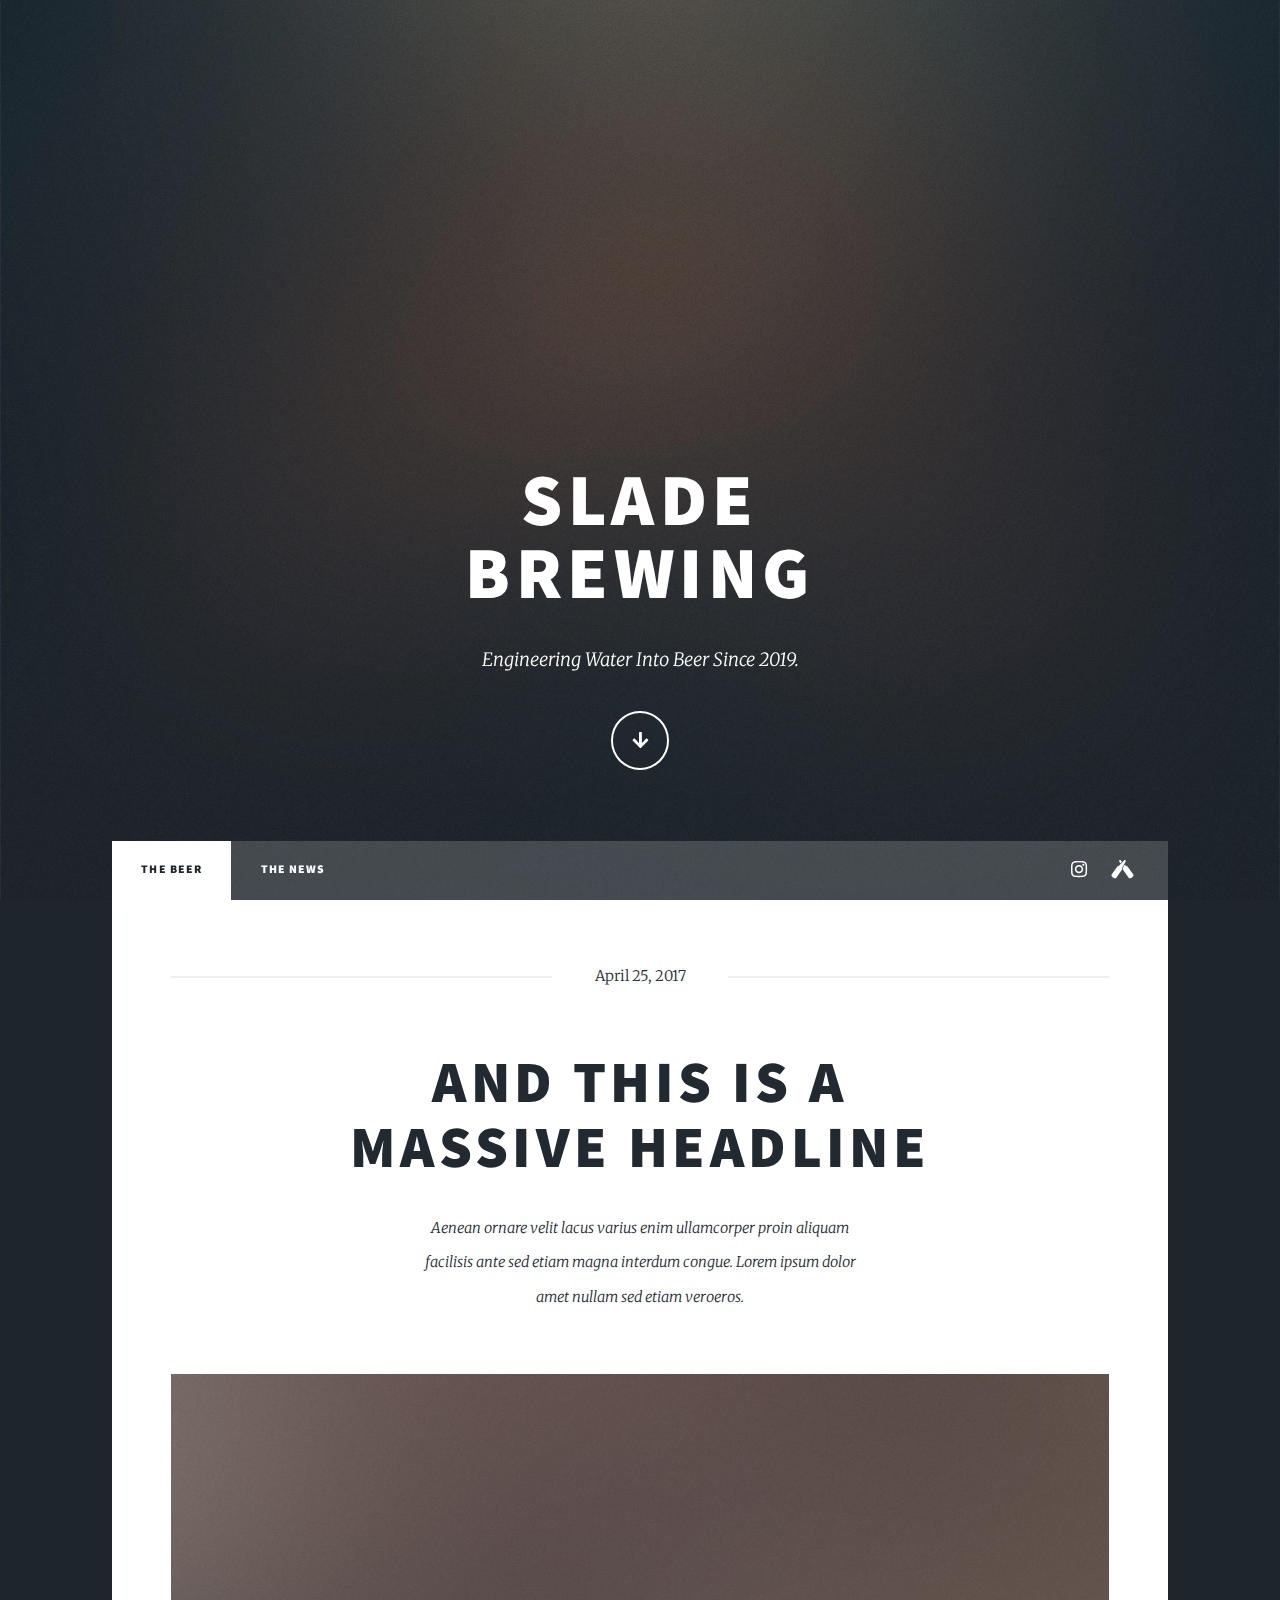
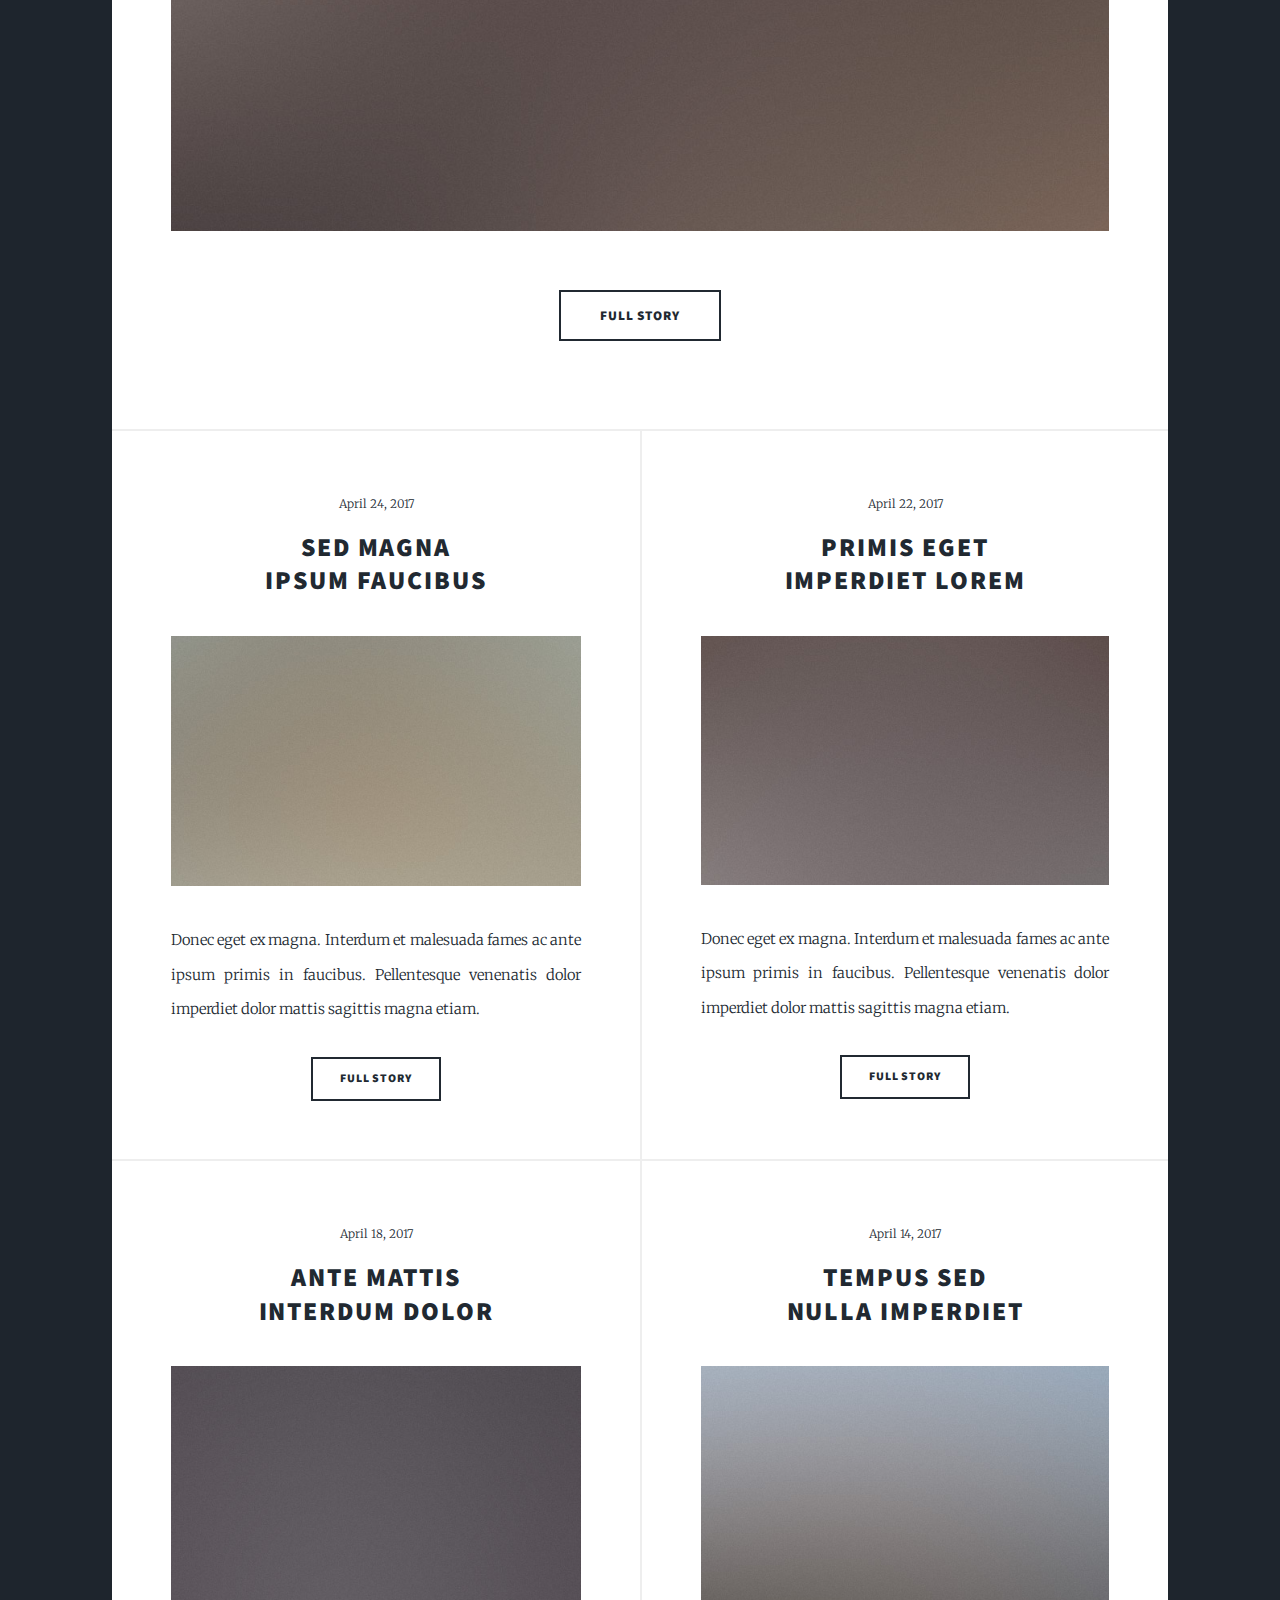
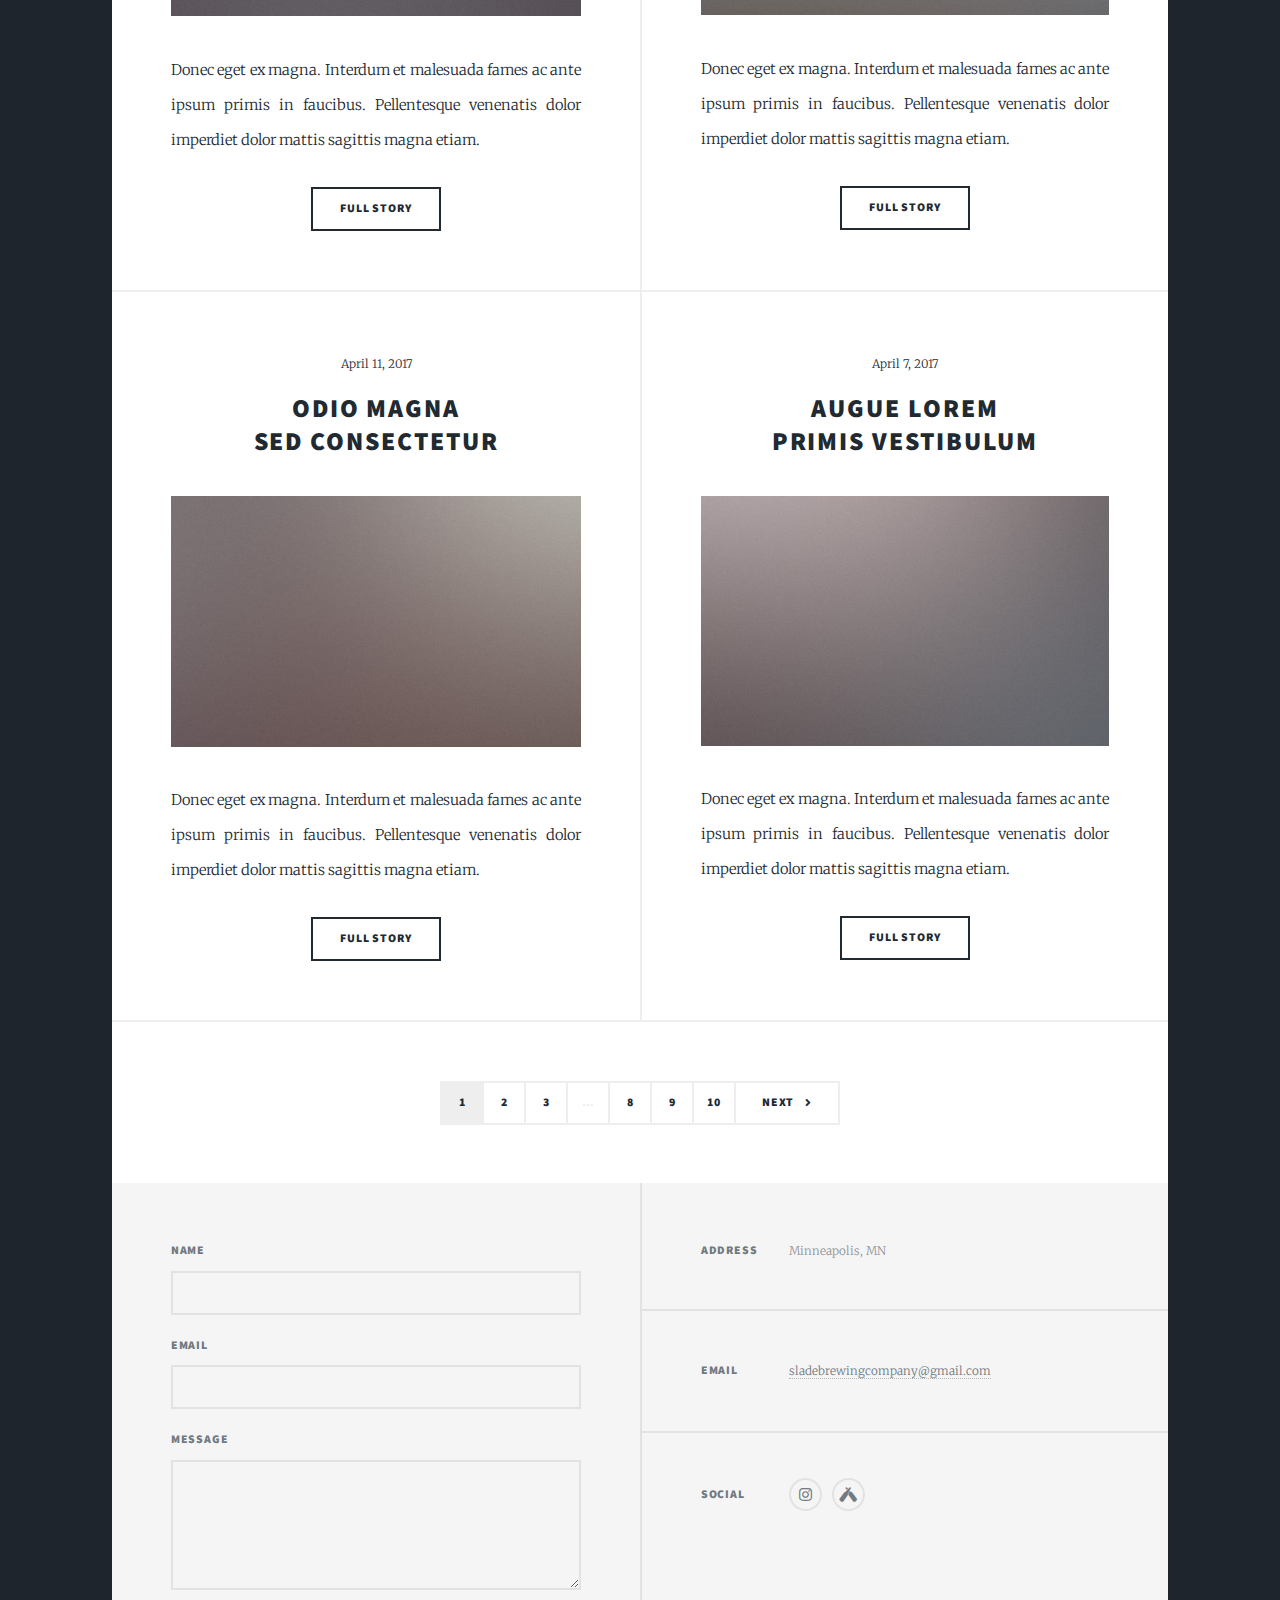
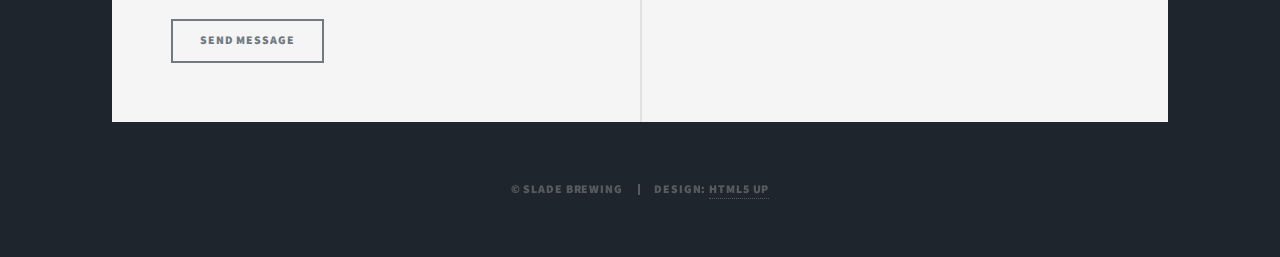
<file: index.html>
<!DOCTYPE HTML>
<!--
	Massively by HTML5 UP
	html5up.net | @ajlkn
	Free for personal and commercial use under the CCA 3.0 license (html5up.net/license)
-->
<html>
	<head>
		<title>Massively by HTML5 UP</title>
		<meta charset="utf-8" />
		<meta name="viewport" content="width=device-width, initial-scale=1, user-scalable=no" />
		<link rel="stylesheet" href="assets/css/main.css" />
		<noscript><link rel="stylesheet" href="assets/css/noscript.css" /></noscript>
	</head>
	<body class="is-preload">

		<!-- Wrapper -->
			<div id="wrapper" class="fade-in">

				<!-- Intro -->
					<div id="intro">
						<h1>Slade<br>
							Brewing</h1>
						<p>Engineering Water Into Beer Since 2019.</p>
						<ul class="actions">
							<li><a href="#header" class="button icon solid solo fa-arrow-down scrolly">Continue</a></li>
						</ul>
					</div>

				<!-- Header -->
					<header id="header">
						<a href="index.html" class="logo">Slade Brewing</a>
					</header>

				<!-- Nav -->
					<nav id="nav">
						<ul class="links">
							<li class="active"><a href="index.html">The Beer</a></li>
							<li><a href="news.html">The News</a></li>
							<!-- <li><a href="elements.html">Elements Reference</a></li> -->
						</ul>
						<ul class="icons">
							<!-- <li><a href="#" class="icon brands fa-twitter"><span class="label">Twitter</span></a></li>
							<li><a href="#" class="icon brands fa-facebook-f"><span class="label">Facebook</span></a></li> -->
							<li><a href="https://www.instagram.com/sladebrewingcompany/" class="icon brands fa-instagram"><span class="label">Instagram</span></a></li>
							<li><a href="https://untappd.com/SladeBrewing" class="icon brands alt fa-untappd"><span class="label">Untappd</span></a></li>
							<!-- <li><a href="#" class="icon brands fa-github"><span class="label">GitHub</span></a></li> -->
						</ul>
					</nav>

				<!-- Main -->
					<div id="main">

						<!-- Featured Post -->
							<article class="post featured">
								<header class="major">
									<span class="date">April 25, 2017</span>
									<h2><a href="#">And this is a<br />
									massive headline</a></h2>
									<p>Aenean ornare velit lacus varius enim ullamcorper proin aliquam<br />
									facilisis ante sed etiam magna interdum congue. Lorem ipsum dolor<br />
									amet nullam sed etiam veroeros.</p>
								</header>
								<a href="#" class="image main"><img src="images/pic01.jpg" alt="" /></a>
								<ul class="actions special">
									<li><a href="#" class="button large">Full Story</a></li>
								</ul>
							</article>

						<!-- Posts -->
							<section class="posts">
								<article>
									<header>
										<span class="date">April 24, 2017</span>
										<h2><a href="#">Sed magna<br />
										ipsum faucibus</a></h2>
									</header>
									<a href="#" class="image fit"><img src="images/pic02.jpg" alt="" /></a>
									<p>Donec eget ex magna. Interdum et malesuada fames ac ante ipsum primis in faucibus. Pellentesque venenatis dolor imperdiet dolor mattis sagittis magna etiam.</p>
									<ul class="actions special">
										<li><a href="#" class="button">Full Story</a></li>
									</ul>
								</article>
								<article>
									<header>
										<span class="date">April 22, 2017</span>
										<h2><a href="#">Primis eget<br />
										imperdiet lorem</a></h2>
									</header>
									<a href="#" class="image fit"><img src="images/pic03.jpg" alt="" /></a>
									<p>Donec eget ex magna. Interdum et malesuada fames ac ante ipsum primis in faucibus. Pellentesque venenatis dolor imperdiet dolor mattis sagittis magna etiam.</p>
									<ul class="actions special">
										<li><a href="#" class="button">Full Story</a></li>
									</ul>
								</article>
								<article>
									<header>
										<span class="date">April 18, 2017</span>
										<h2><a href="#">Ante mattis<br />
										interdum dolor</a></h2>
									</header>
									<a href="#" class="image fit"><img src="images/pic04.jpg" alt="" /></a>
									<p>Donec eget ex magna. Interdum et malesuada fames ac ante ipsum primis in faucibus. Pellentesque venenatis dolor imperdiet dolor mattis sagittis magna etiam.</p>
									<ul class="actions special">
										<li><a href="#" class="button">Full Story</a></li>
									</ul>
								</article>
								<article>
									<header>
										<span class="date">April 14, 2017</span>
										<h2><a href="#">Tempus sed<br />
										nulla imperdiet</a></h2>
									</header>
									<a href="#" class="image fit"><img src="images/pic05.jpg" alt="" /></a>
									<p>Donec eget ex magna. Interdum et malesuada fames ac ante ipsum primis in faucibus. Pellentesque venenatis dolor imperdiet dolor mattis sagittis magna etiam.</p>
									<ul class="actions special">
										<li><a href="#" class="button">Full Story</a></li>
									</ul>
								</article>
								<article>
									<header>
										<span class="date">April 11, 2017</span>
										<h2><a href="#">Odio magna<br />
										sed consectetur</a></h2>
									</header>
									<a href="#" class="image fit"><img src="images/pic06.jpg" alt="" /></a>
									<p>Donec eget ex magna. Interdum et malesuada fames ac ante ipsum primis in faucibus. Pellentesque venenatis dolor imperdiet dolor mattis sagittis magna etiam.</p>
									<ul class="actions special">
										<li><a href="#" class="button">Full Story</a></li>
									</ul>
								</article>
								<article>
									<header>
										<span class="date">April 7, 2017</span>
										<h2><a href="#">Augue lorem<br />
										primis vestibulum</a></h2>
									</header>
									<a href="#" class="image fit"><img src="images/pic07.jpg" alt="" /></a>
									<p>Donec eget ex magna. Interdum et malesuada fames ac ante ipsum primis in faucibus. Pellentesque venenatis dolor imperdiet dolor mattis sagittis magna etiam.</p>
									<ul class="actions special">
										<li><a href="#" class="button">Full Story</a></li>
									</ul>
								</article>
							</section>

						<!-- Footer -->
							<footer>
								<div class="pagination">
									<!--<a href="#" class="previous">Prev</a>-->
									<a href="#" class="page active">1</a>
									<a href="#" class="page">2</a>
									<a href="#" class="page">3</a>
									<span class="extra">&hellip;</span>
									<a href="#" class="page">8</a>
									<a href="#" class="page">9</a>
									<a href="#" class="page">10</a>
									<a href="#" class="next">Next</a>
								</div>
							</footer>

					</div>

				<!-- Footer -->
					<footer id="footer">
						<section>
							<form method="post" action="https://formsubmit.co/sladebrewingcompany@gmail.com">
								<div class="fields">
									<div class="field">
										<label for="name">Name</label>
										<input type="text" name="name" id="name" />
									</div>
									<div class="field">
										<label for="email">Email</label>
										<input type="text" name="email" id="email" />
									</div>
									<div class="field">
										<label for="message">Message</label>
										<textarea name="message" id="message" rows="3"></textarea>
									</div>
									<input type="hidden" name="_subject" value="New form submission from SladeBrewing.com!">
								</div>
								<ul class="actions">
									<li><input type="submit" value="Send Message" /></li>
								</ul>
							</form>
						</section>
						<section class="split contact">
							<section class="alt">
								<h3>Address</h3>
								<!-- <p>1234 Somewhere Road #87257<br /> -->
								<p>Minneapolis, MN</p>
							</section>
							<!-- <section>
								<h3>Phone</h3>
								<p><a href="#">(000) 000-0000</a></p>
							</section> -->
							<section>
								<h3>Email</h3>
								<p><a href="mailto:sladebrewingcompany@gmail.com">sladebrewingcompany@gmail.com</a></p>
							</section>
							<section>
								<h3>Social</h3>
								<ul class="icons alt">
									<!-- <li><a href="#" class="icon brands alt fa-twitter"><span class="label">Twitter</span></a></li>
									<li><a href="#" class="icon brands alt fa-facebook-f"><span class="label">Facebook</span></a></li> -->
									<li><a href="https://www.instagram.com/sladebrewingcompany/" class="icon brands alt fa-instagram"><span class="label">Instagram</span></a></li>
									<li><a href="https://untappd.com/SladeBrewing" class="icon brands alt fa-untappd"><span class="label">Untappd</span></a></li>
									<!-- <li><a href="#" class="icon brands alt fa-github"><span class="label">GitHub</span></a></li> -->
								</ul>
							</section>
						</section>
					</footer>

				<!-- Copyright -->
					<div id="copyright">
						<ul><li>&copy; Slade Brewing</li><li>Design: <a href="https://html5up.net">HTML5 UP</a></li></ul>
					</div>

			</div>

		<!-- Scripts -->
			<script src="assets/js/jquery.min.js"></script>
			<script src="assets/js/jquery.scrollex.min.js"></script>
			<script src="assets/js/jquery.scrolly.min.js"></script>
			<script src="assets/js/browser.min.js"></script>
			<script src="assets/js/breakpoints.min.js"></script>
			<script src="assets/js/util.js"></script>
			<script src="assets/js/main.js"></script>

	</body>
</html>
</file>
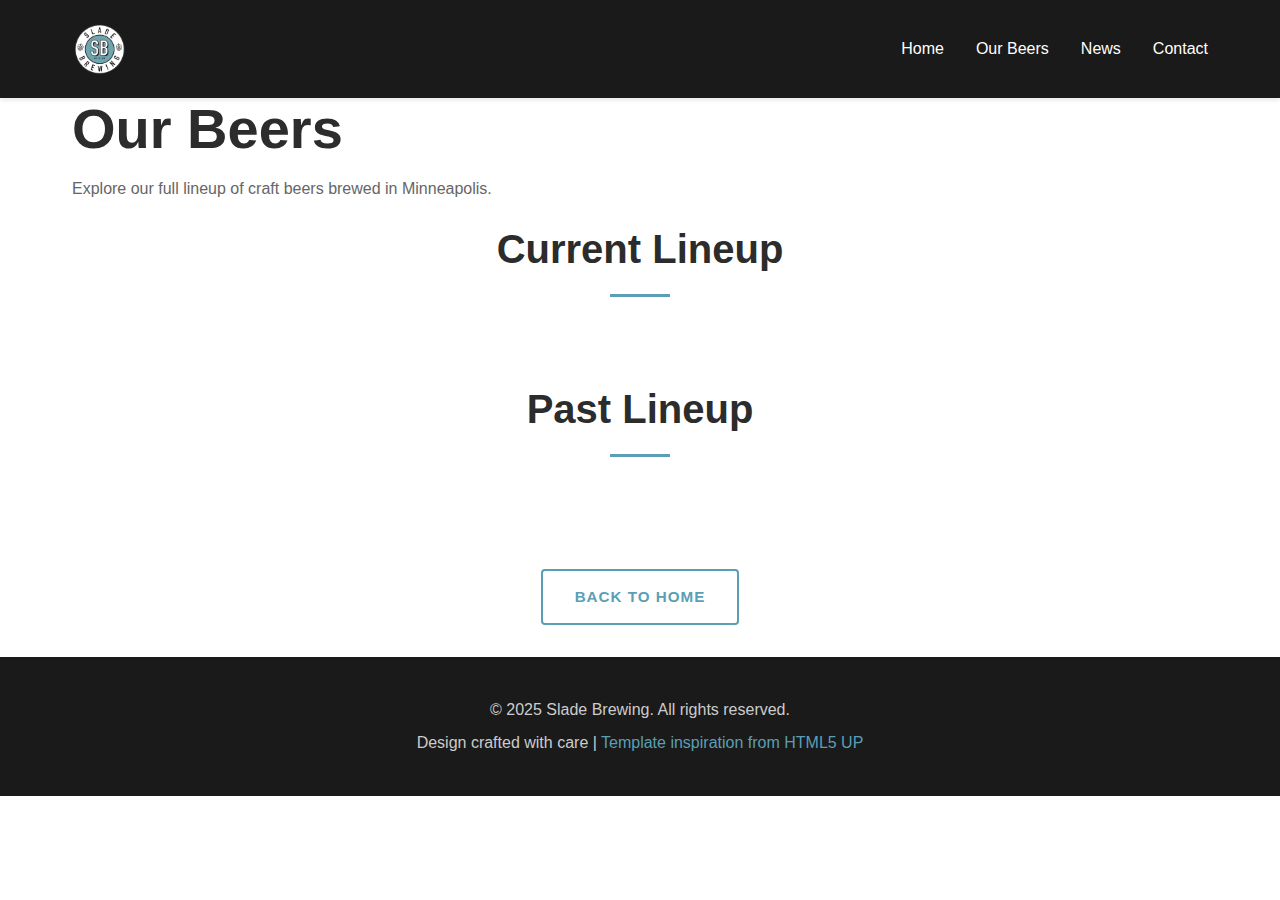
<file: beers.html>
<!DOCTYPE html>
<html lang="en">
    <head>
        <meta charset="UTF-8">
        <meta name="viewport" content="width=device-width, initial-scale=1.0">
        <title>Beers - Slade Brewing</title>
        <link rel="stylesheet" href="assets/css/style.css">
    </head>
    <body>
        <!-- Navigation -->
        <nav class="navbar">
            <div class="nav-container">
                <div class="nav-logo">
                    <a href="index.html">
                        <img src="images/Slade Brewing - Main Logo Transparent.png" alt="Slade Brewing Logo" class="logo-img">
                    </a>
                </div>
                <ul class="nav-menu">
                    <li><a href="index.html" class="nav-link">Home</a></li>
                    <li><a href="beers.html" class="nav-link">Our Beers</a></li>
                    <li><a href="news.html" class="nav-link">News</a></li>
                    <li><a href="index.html#contact" class="nav-link">Contact</a></li>
                </ul>
                <div class="hamburger">
                    <span></span>
                    <span></span>
                    <span></span>
                </div>
            </div>
        </nav>

        <!-- Main Content -->
        <main class="beers-page">
            <div class="container">
                <section class="beers-header">
                    <h1>Our Beers</h1>
                    <p>Explore our full lineup of craft beers brewed in Minneapolis.</p>
                </section>

                <section class="beers-container">
                    <h2>Current Lineup</h2>
                    <div id="current-beers-container" class="beer-grid"></div>
                    
                    <h2 style="margin-top: 3rem;">Past Lineup</h2>
                    <div id="past-beers-container" class="beer-grid"></div>
                </section>

                <div class="back-link">
                    <a href="index.html" class="btn btn-secondary">Back to Home</a>
                </div>
            </div>
        </main>

        <!-- Footer -->
        <footer class="footer">
            <div class="container">
                <p>&copy; 2025 Slade Brewing. All rights reserved.</p>
                <p>Design crafted with care | <a href="https://html5up.net">Template inspiration from HTML5 UP</a></p>
            </div>
        </footer>

        <script>
        const beersData = {
  "Doe Brand": {
    "description": "A simple, clean lager brewed with corn and 6-row with cluster hops and novalager yeast. Hopefully as good as my Dad's go-to beverage of choice!",
    "logo": "images/untappd-logos/Doe Brand - Pre-Prohibition Lager Untappd Image.png",
    "untappd": "https://untappd.com/b/slade-brewing-doe-brand/6483546",
    "abv": "5.1",
    "ibu": "30",
    "style": "Lager - American Pre-Prohibition",
    "releaseDate": "2025-11-07",
    "currentlyAvailable": true,
    "featured": false
  },
  "Wild n' Mild": {
    "description": "An easy drinking, low abv dark mild brewed with a pound of northern MN wild rice!",
    "logo": "images/untappd-logos/Wild n' Mild Untappd Image.png",
    "untappd": "https://untappd.com/b/slade-brewing-wild-n-mild/6483539",
    "abv": "2.8",
    "ibu": "20",
    "style": "Mild - Dark",
    "releaseDate": "2025-11-07",
    "currentlyAvailable": true,
    "featured": false
  },
  "Sparkle Pants": {
    "description": "A coriander-forward belgian witbier with slight sweetness, dryness, and orange flavors.",
    "logo": "images/untappd-logos/Sparkle Pants Witbier Untappd Image.png",
    "untappd": "http://untappd.com/b/slade-brewing-sparkle-pants/6518820",
    "abv": "4.4",
    "ibu": "14",
    "style": "Wheat Beer - Witbier/Blanche",
    "releaseDate": "2025-11-28",
    "currentlyAvailable": true,
    "featured": false
  }
};
    </script>
    <script src="assets/js/script.js"></script>
    </body>
</html>
</file>
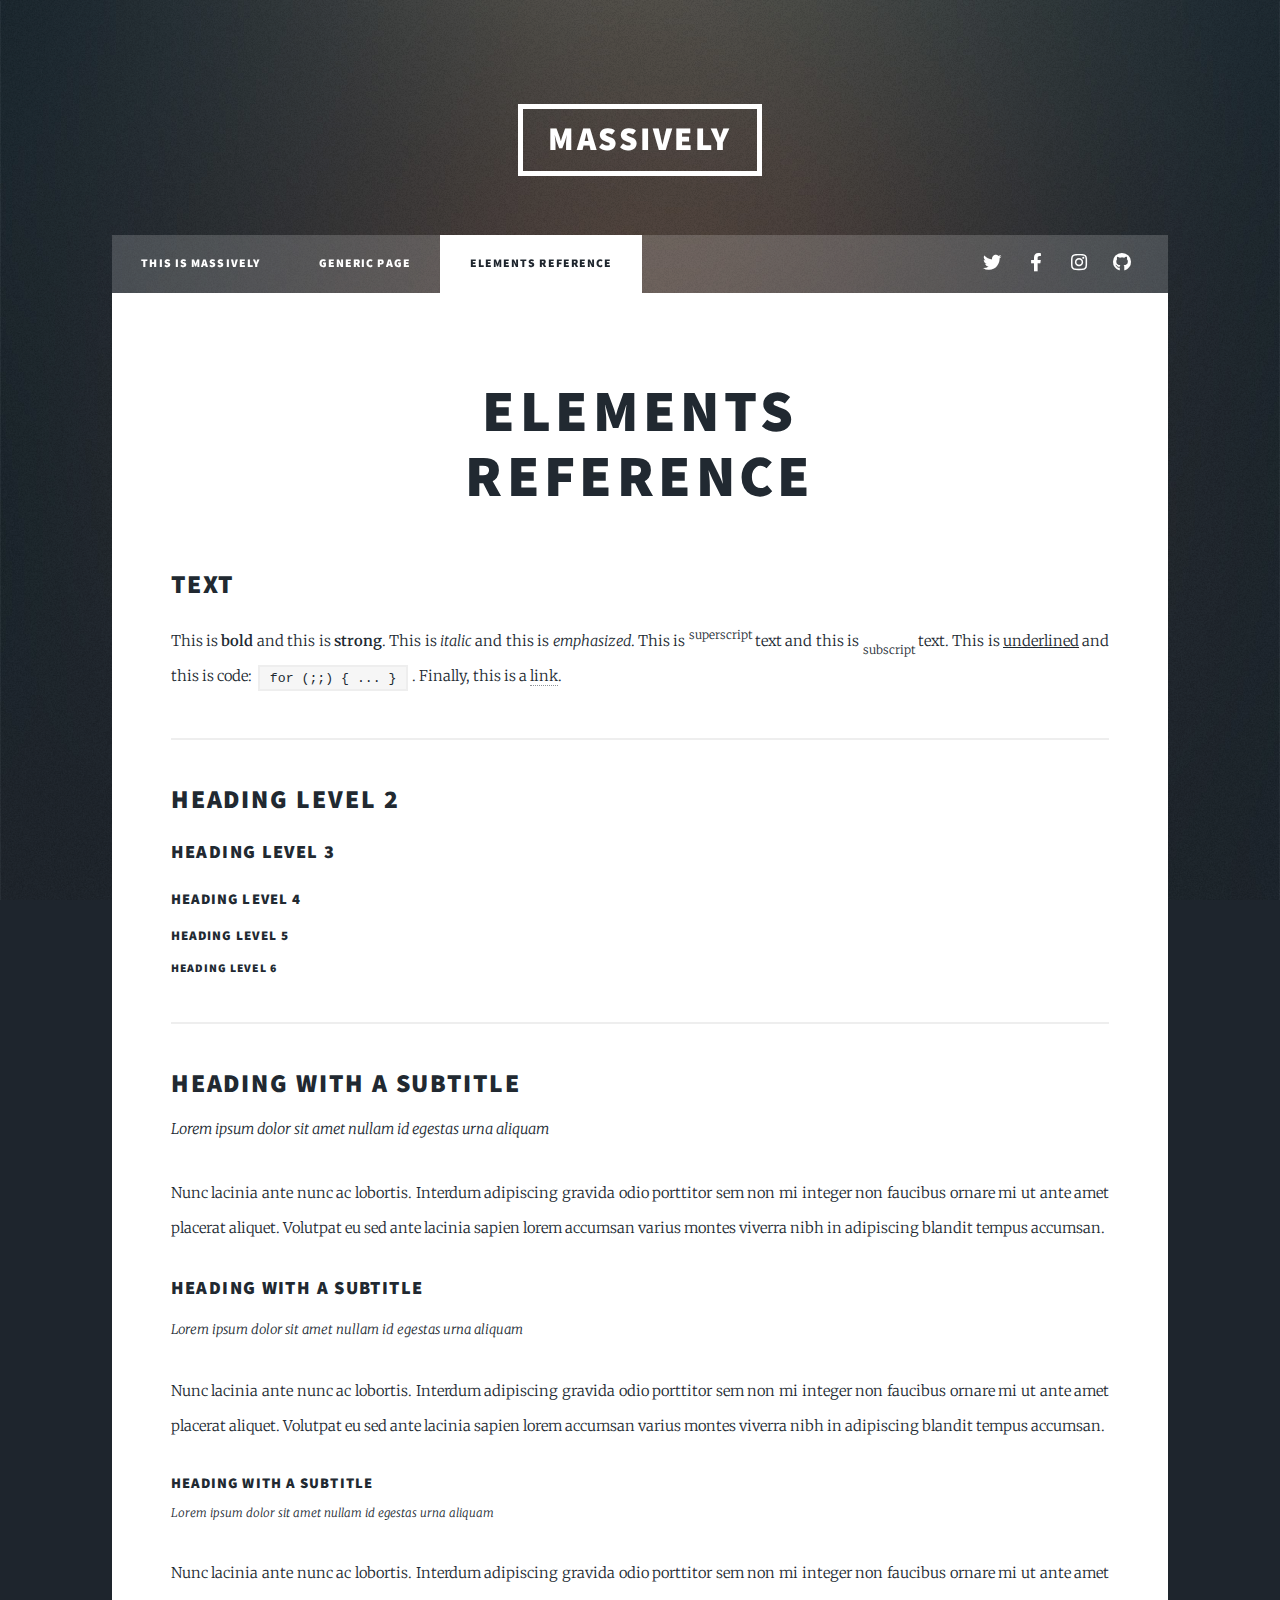
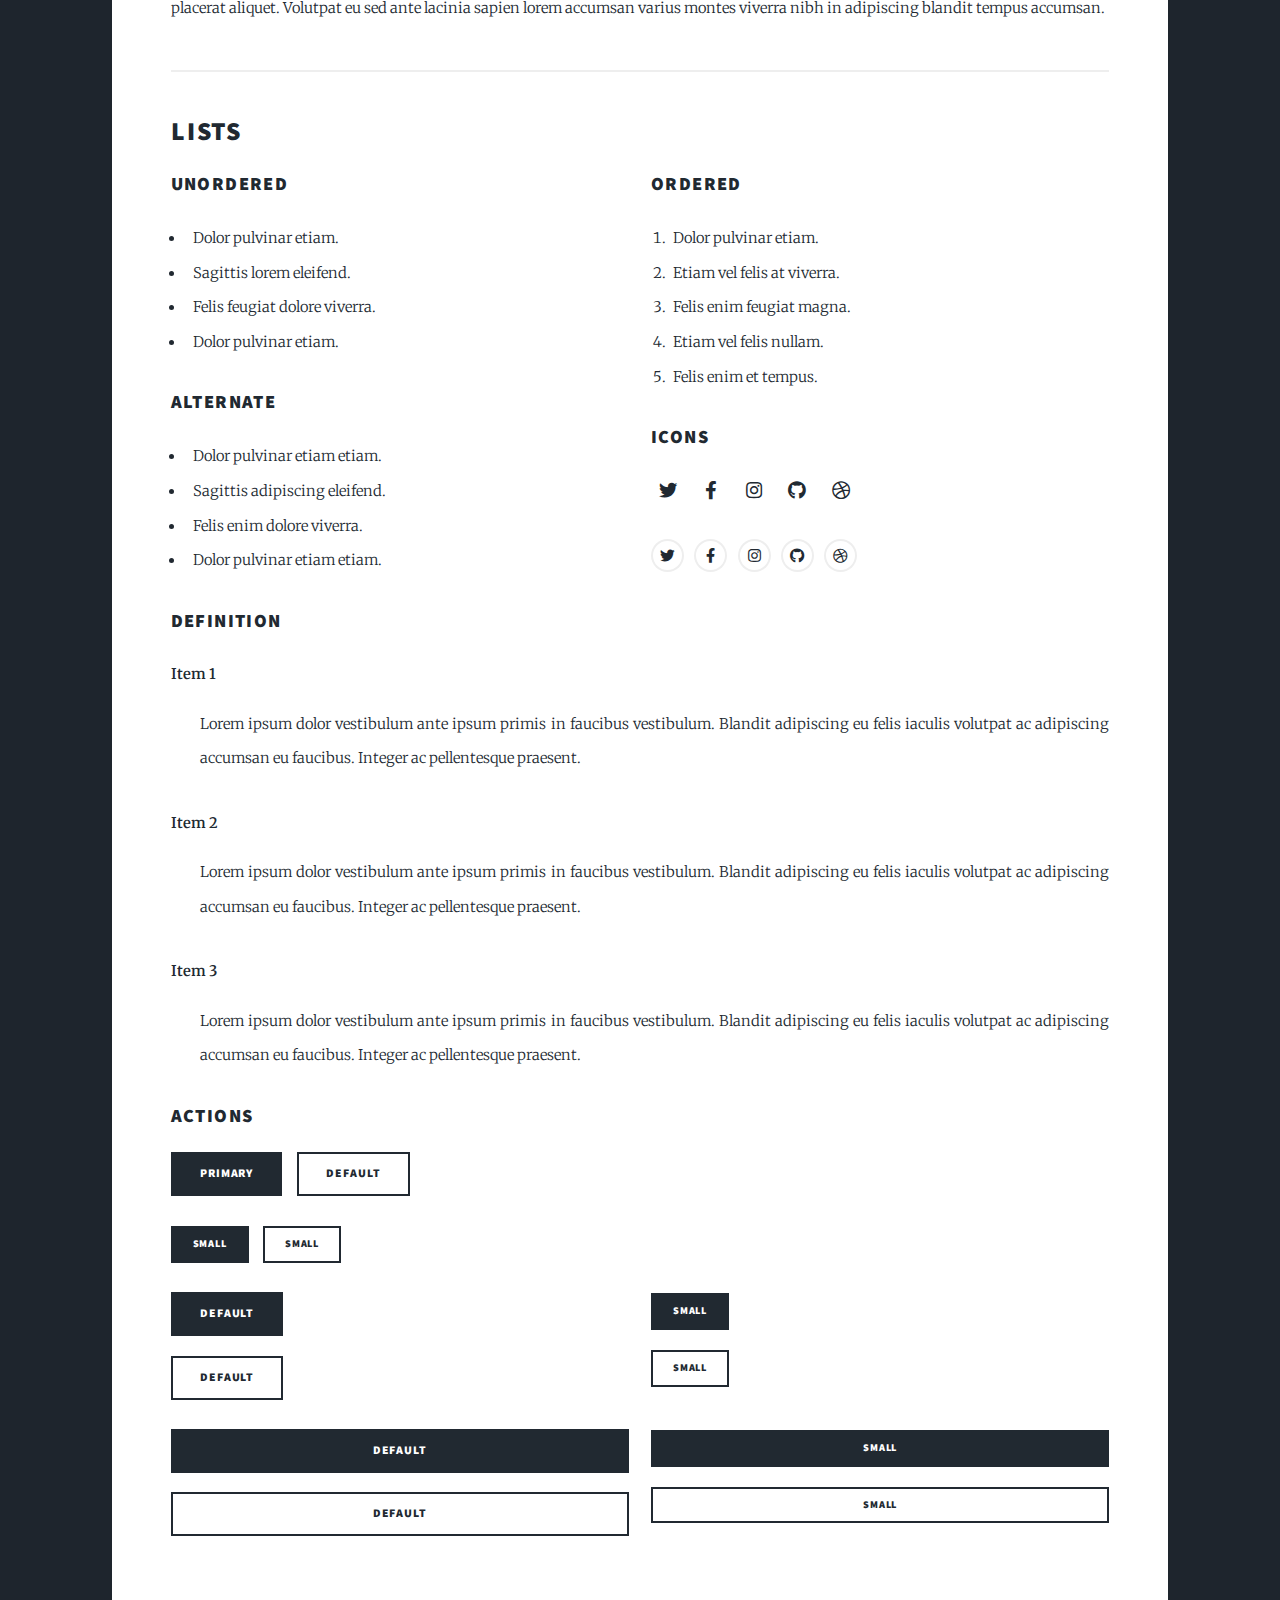
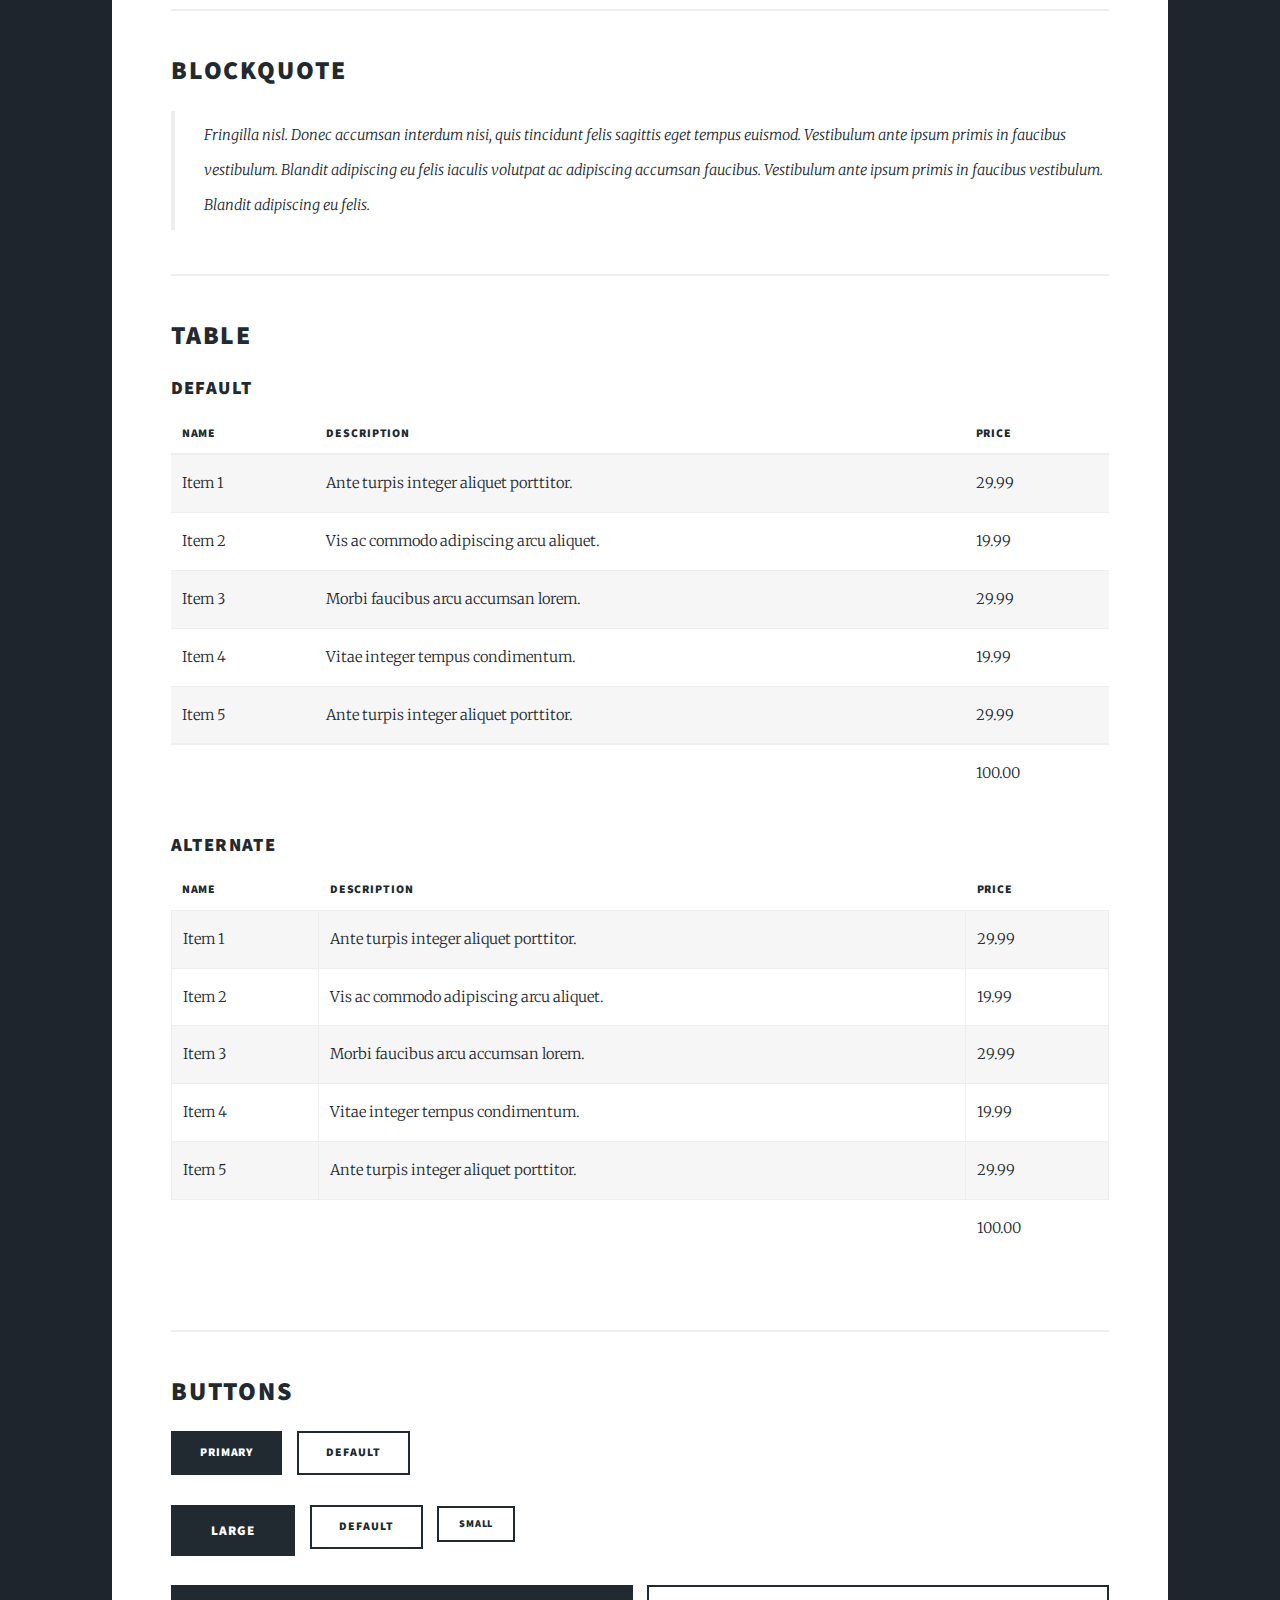
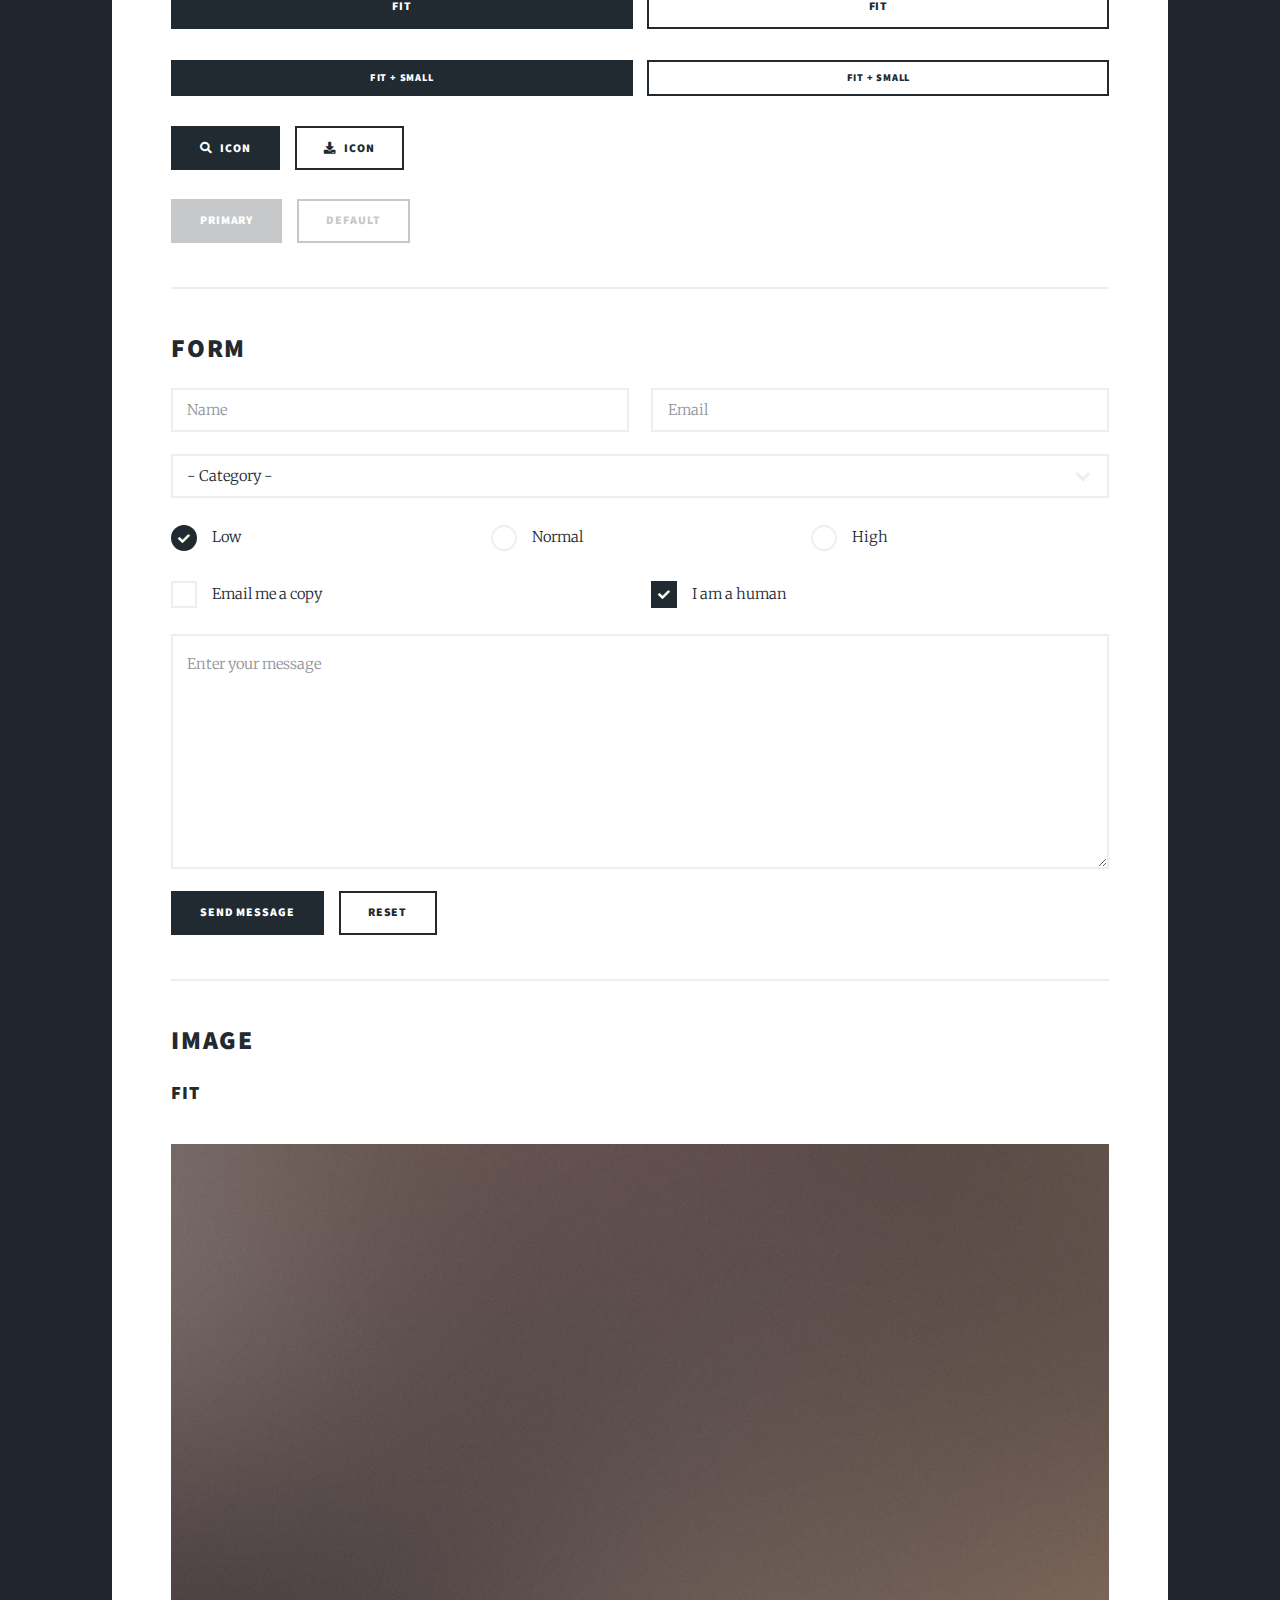
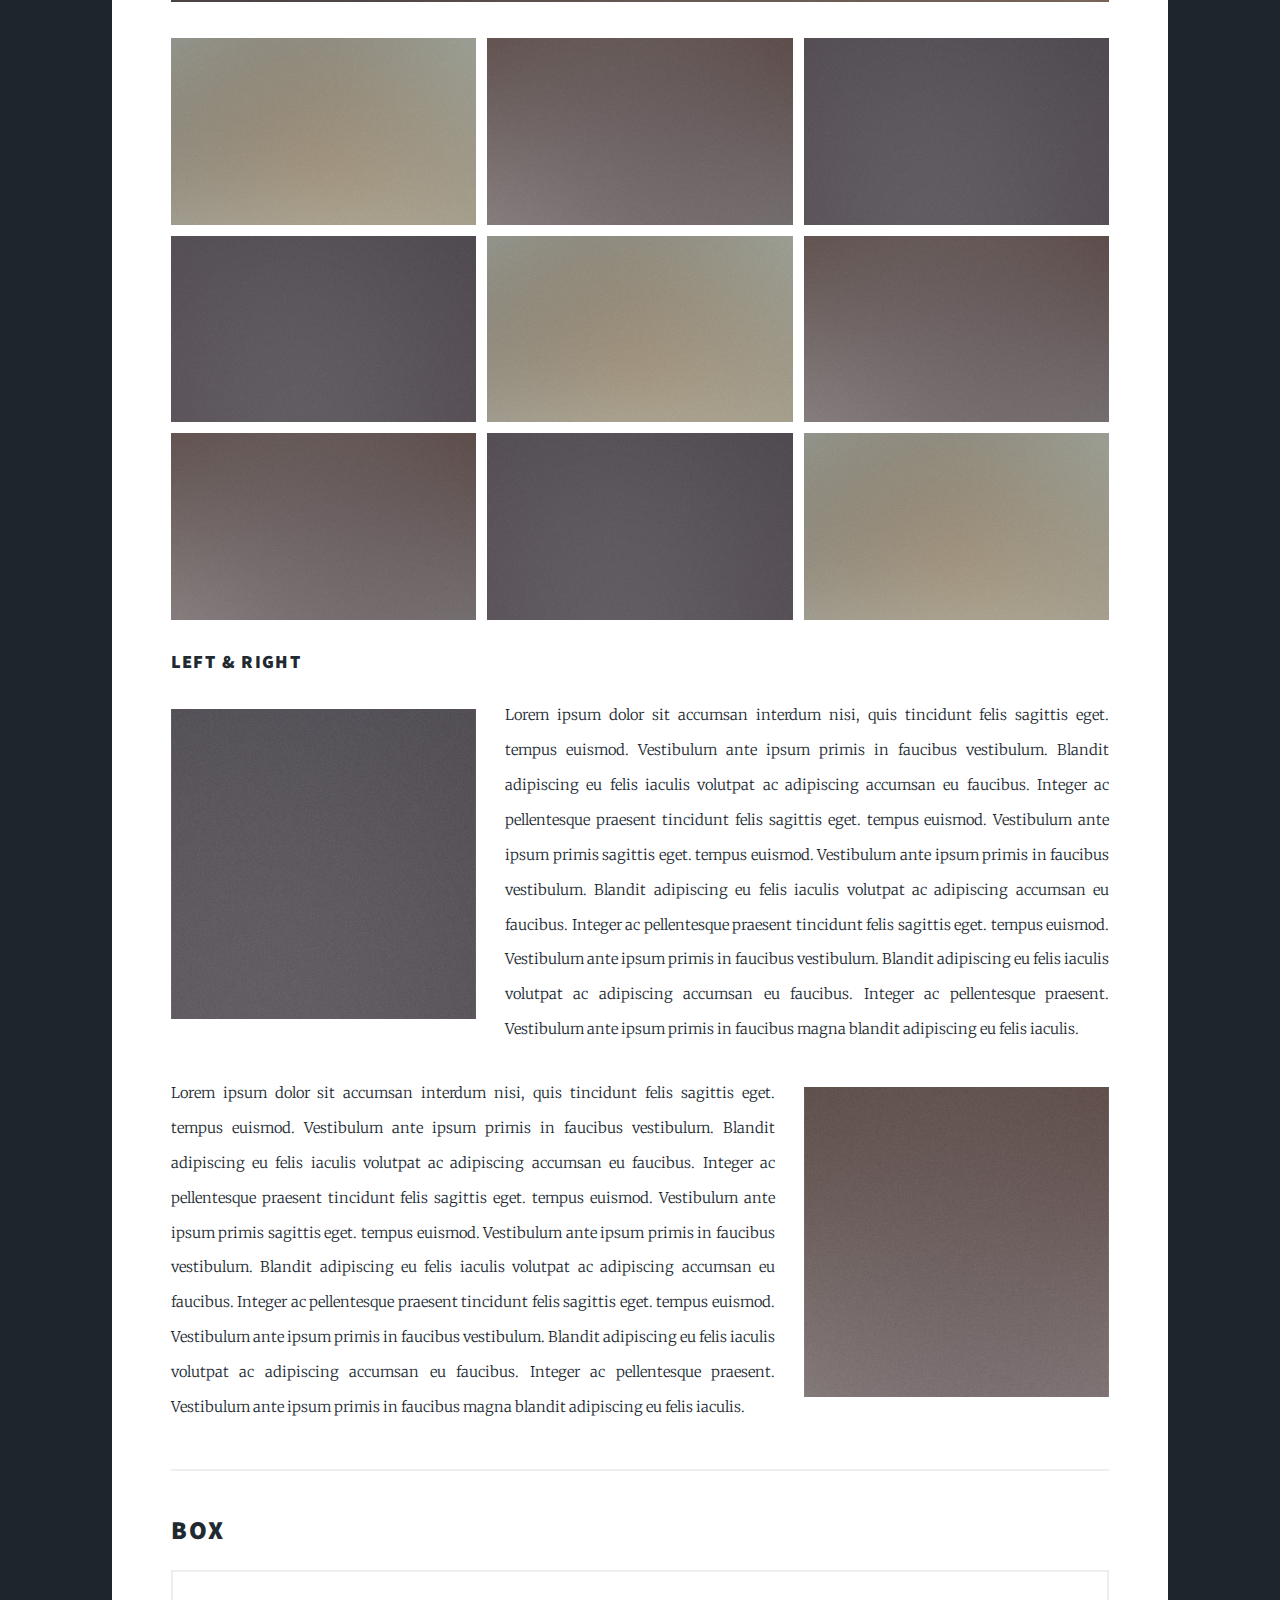
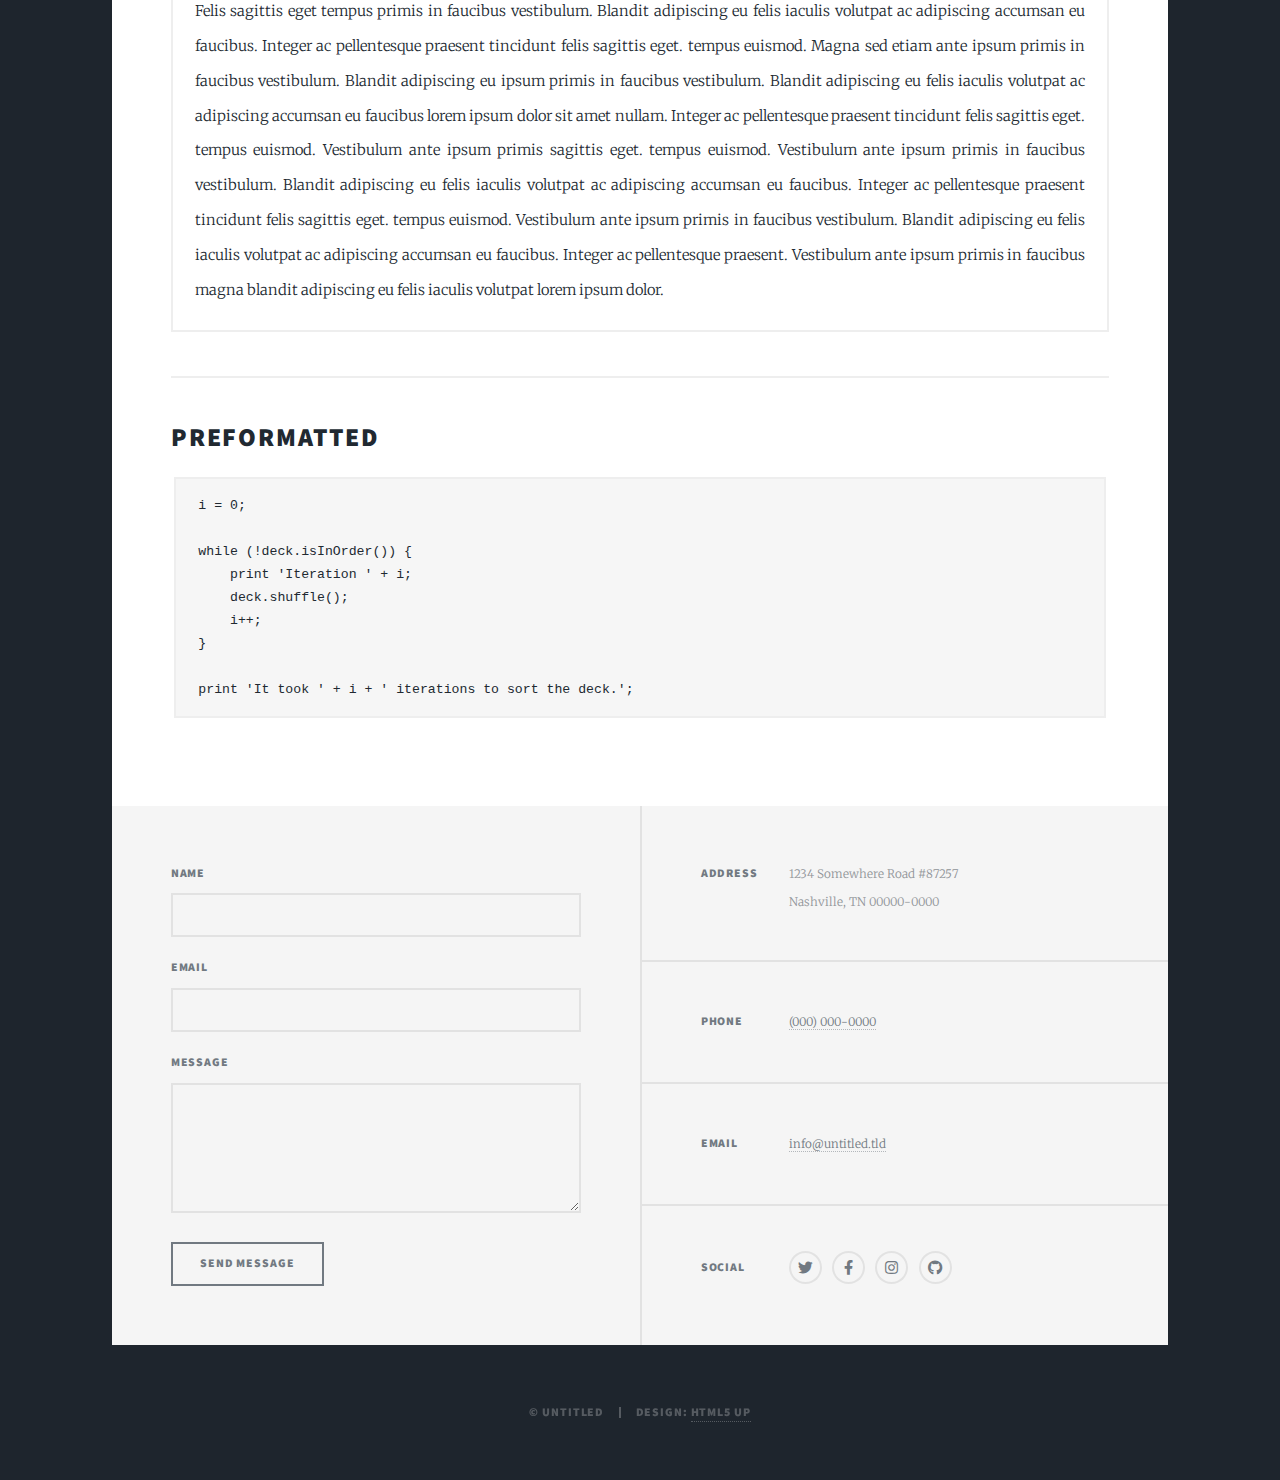
<file: elements.html>
<!DOCTYPE HTML>
<!--
	Massively by HTML5 UP
	html5up.net | @ajlkn
	Free for personal and commercial use under the CCA 3.0 license (html5up.net/license)
-->
<html>
	<head>
		<title>Elements Reference - Massively by HTML5 UP</title>
		<meta charset="utf-8" />
		<meta name="viewport" content="width=device-width, initial-scale=1, user-scalable=no" />
		<link rel="stylesheet" href="assets/css/main.css" />
		<noscript><link rel="stylesheet" href="assets/css/noscript.css" /></noscript>
	</head>
	<body class="is-preload">

		<!-- Wrapper -->
			<div id="wrapper">

				<!-- Header -->
					<header id="header">
						<a href="index.html" class="logo">Massively</a>
					</header>

				<!-- Nav -->
					<nav id="nav">
						<ul class="links">
							<li><a href="index.html">This is Massively</a></li>
							<li><a href="generic.html">Generic Page</a></li>
							<li class="active"><a href="elements.html">Elements Reference</a></li>
						</ul>
						<ul class="icons">
							<li><a href="#" class="icon brands fa-twitter"><span class="label">Twitter</span></a></li>
							<li><a href="#" class="icon brands fa-facebook-f"><span class="label">Facebook</span></a></li>
							<li><a href="#" class="icon brands fa-instagram"><span class="label">Instagram</span></a></li>
							<li><a href="#" class="icon brands fa-github"><span class="label">GitHub</span></a></li>
						</ul>
					</nav>

				<!-- Main -->
					<div id="main">

						<!-- Post -->
							<section class="post">
								<header class="major">
									<h1>Elements<br />
									Reference</h1>
								</header>

								<!-- Text stuff -->
									<h2>Text</h2>
									<p>This is <b>bold</b> and this is <strong>strong</strong>. This is <i>italic</i> and this is <em>emphasized</em>.
									This is <sup>superscript</sup> text and this is <sub>subscript</sub> text.
									This is <u>underlined</u> and this is code: <code>for (;;) { ... }</code>.
									Finally, this is a <a href="#">link</a>.</p>
									<hr />
									<h2>Heading Level 2</h2>
									<h3>Heading Level 3</h3>
									<h4>Heading Level 4</h4>
									<h5>Heading Level 5</h5>
									<h6>Heading Level 6</h6>
									<hr />
									<header>
										<h2>Heading with a Subtitle</h2>
										<p>Lorem ipsum dolor sit amet nullam id egestas urna aliquam</p>
									</header>
									<p>Nunc lacinia ante nunc ac lobortis. Interdum adipiscing gravida odio porttitor sem non mi integer non faucibus ornare mi ut ante amet placerat aliquet. Volutpat eu sed ante lacinia sapien lorem accumsan varius montes viverra nibh in adipiscing blandit tempus accumsan.</p>
									<header>
										<h3>Heading with a Subtitle</h3>
										<p>Lorem ipsum dolor sit amet nullam id egestas urna aliquam</p>
									</header>
									<p>Nunc lacinia ante nunc ac lobortis. Interdum adipiscing gravida odio porttitor sem non mi integer non faucibus ornare mi ut ante amet placerat aliquet. Volutpat eu sed ante lacinia sapien lorem accumsan varius montes viverra nibh in adipiscing blandit tempus accumsan.</p>
									<header>
										<h4>Heading with a Subtitle</h4>
										<p>Lorem ipsum dolor sit amet nullam id egestas urna aliquam</p>
									</header>
									<p>Nunc lacinia ante nunc ac lobortis. Interdum adipiscing gravida odio porttitor sem non mi integer non faucibus ornare mi ut ante amet placerat aliquet. Volutpat eu sed ante lacinia sapien lorem accumsan varius montes viverra nibh in adipiscing blandit tempus accumsan.</p>

									<hr />

								<!-- Lists -->
									<h2>Lists</h2>
									<div class="row">
										<div class="col-6 col-12-small">

											<h3>Unordered</h3>
											<ul>
												<li>Dolor pulvinar etiam.</li>
												<li>Sagittis lorem eleifend.</li>
												<li>Felis feugiat dolore viverra.</li>
												<li>Dolor pulvinar etiam.</li>
											</ul>

											<h3>Alternate</h3>
											<ul class="alt">
												<li>Dolor pulvinar etiam etiam.</li>
												<li>Sagittis adipiscing eleifend.</li>
												<li>Felis enim dolore viverra.</li>
												<li>Dolor pulvinar etiam etiam.</li>
											</ul>

										</div>
										<div class="col-6 col-12-small">

											<h3>Ordered</h3>
											<ol>
												<li>Dolor pulvinar etiam.</li>
												<li>Etiam vel felis at viverra.</li>
												<li>Felis enim feugiat magna.</li>
												<li>Etiam vel felis nullam.</li>
												<li>Felis enim et tempus.</li>
											</ol>

											<h3>Icons</h3>
											<ul class="icons">
												<li><a href="#" class="icon brands fa-twitter"><span class="label">Twitter</span></a></li>
												<li><a href="#" class="icon brands fa-facebook-f"><span class="label">Facebook</span></a></li>
												<li><a href="#" class="icon brands fa-instagram"><span class="label">Instagram</span></a></li>
												<li><a href="#" class="icon brands fa-github"><span class="label">Github</span></a></li>
												<li><a href="#" class="icon brands fa-dribbble"><span class="label">Dribbble</span></a></li>
											</ul>
											<ul class="icons alt">
												<li><a href="#" class="icon brands alt fa-twitter"><span class="label">Twitter</span></a></li>
												<li><a href="#" class="icon brands alt fa-facebook-f"><span class="label">Facebook</span></a></li>
												<li><a href="#" class="icon brands alt fa-instagram"><span class="label">Instagram</span></a></li>
												<li><a href="#" class="icon brands alt fa-github"><span class="label">Github</span></a></li>
												<li><a href="#" class="icon brands alt fa-dribbble"><span class="label">Dribbble</span></a></li>
											</ul>

										</div>
									</div>
									<h3>Definition</h3>
									<dl>
										<dt>Item 1</dt>
										<dd>
											<p>Lorem ipsum dolor vestibulum ante ipsum primis in faucibus vestibulum. Blandit adipiscing eu felis iaculis volutpat ac adipiscing accumsan eu faucibus. Integer ac pellentesque praesent.</p>
										</dd>
										<dt>Item 2</dt>
										<dd>
											<p>Lorem ipsum dolor vestibulum ante ipsum primis in faucibus vestibulum. Blandit adipiscing eu felis iaculis volutpat ac adipiscing accumsan eu faucibus. Integer ac pellentesque praesent.</p>
										</dd>
										<dt>Item 3</dt>
										<dd>
											<p>Lorem ipsum dolor vestibulum ante ipsum primis in faucibus vestibulum. Blandit adipiscing eu felis iaculis volutpat ac adipiscing accumsan eu faucibus. Integer ac pellentesque praesent.</p>
										</dd>
									</dl>

									<h3>Actions</h3>
									<ul class="actions">
										<li><a href="#" class="button primary">Primary</a></li>
										<li><a href="#" class="button">Default</a></li>
									</ul>
									<ul class="actions small">
										<li><a href="#" class="button primary small">Small</a></li>
										<li><a href="#" class="button small">Small</a></li>
									</ul>
									<div class="row">
										<div class="col-6 col-12-small">
											<ul class="actions stacked">
												<li><a href="#" class="button primary">Default</a></li>
												<li><a href="#" class="button">Default</a></li>
											</ul>
										</div>
										<div class="col-6 col-12-small">
											<ul class="actions stacked">
												<li><a href="#" class="button primary small">Small</a></li>
												<li><a href="#" class="button small">Small</a></li>
											</ul>
										</div>
									</div>
									<div class="row">
										<div class="col-6 col-12-small">
											<ul class="actions stacked">
												<li><a href="#" class="button primary fit">Default</a></li>
												<li><a href="#" class="button fit">Default</a></li>
											</ul>
										</div>
										<div class="col-6 col-12-small">
											<ul class="actions stacked">
												<li><a href="#" class="button primary small fit">Small</a></li>
												<li><a href="#" class="button small fit">Small</a></li>
											</ul>
										</div>
									</div>

									<hr />

								<!-- Blockquote -->
									<h2>Blockquote</h2>
									<blockquote>Fringilla nisl. Donec accumsan interdum nisi, quis tincidunt felis sagittis eget tempus euismod. Vestibulum ante ipsum primis in faucibus vestibulum. Blandit adipiscing eu felis iaculis volutpat ac adipiscing accumsan faucibus. Vestibulum ante ipsum primis in faucibus vestibulum. Blandit adipiscing eu felis.</blockquote>

									<hr />

								<!-- Table -->
									<h2>Table</h2>

									<h3>Default</h3>
									<div class="table-wrapper">
										<table>
											<thead>
												<tr>
													<th>Name</th>
													<th>Description</th>
													<th>Price</th>
												</tr>
											</thead>
											<tbody>
												<tr>
													<td>Item 1</td>
													<td>Ante turpis integer aliquet porttitor.</td>
													<td>29.99</td>
												</tr>
												<tr>
													<td>Item 2</td>
													<td>Vis ac commodo adipiscing arcu aliquet.</td>
													<td>19.99</td>
												</tr>
												<tr>
													<td>Item 3</td>
													<td> Morbi faucibus arcu accumsan lorem.</td>
													<td>29.99</td>
												</tr>
												<tr>
													<td>Item 4</td>
													<td>Vitae integer tempus condimentum.</td>
													<td>19.99</td>
												</tr>
												<tr>
													<td>Item 5</td>
													<td>Ante turpis integer aliquet porttitor.</td>
													<td>29.99</td>
												</tr>
											</tbody>
											<tfoot>
												<tr>
													<td colspan="2"></td>
													<td>100.00</td>
												</tr>
											</tfoot>
										</table>
									</div>

									<h3>Alternate</h3>
									<div class="table-wrapper">
										<table class="alt">
											<thead>
												<tr>
													<th>Name</th>
													<th>Description</th>
													<th>Price</th>
												</tr>
											</thead>
											<tbody>
												<tr>
													<td>Item 1</td>
													<td>Ante turpis integer aliquet porttitor.</td>
													<td>29.99</td>
												</tr>
												<tr>
													<td>Item 2</td>
													<td>Vis ac commodo adipiscing arcu aliquet.</td>
													<td>19.99</td>
												</tr>
												<tr>
													<td>Item 3</td>
													<td> Morbi faucibus arcu accumsan lorem.</td>
													<td>29.99</td>
												</tr>
												<tr>
													<td>Item 4</td>
													<td>Vitae integer tempus condimentum.</td>
													<td>19.99</td>
												</tr>
												<tr>
													<td>Item 5</td>
													<td>Ante turpis integer aliquet porttitor.</td>
													<td>29.99</td>
												</tr>
											</tbody>
											<tfoot>
												<tr>
													<td colspan="2"></td>
													<td>100.00</td>
												</tr>
											</tfoot>
										</table>
									</div>

									<hr />

								<!-- Buttons -->
									<h2>Buttons</h2>
									<ul class="actions">
										<li><a href="#" class="button primary">Primary</a></li>
										<li><a href="#" class="button">Default</a></li>
									</ul>
									<ul class="actions">
										<li><a href="#" class="button primary large">Large</a></li>
										<li><a href="#" class="button">Default</a></li>
										<li><a href="#" class="button small">Small</a></li>
									</ul>
									<ul class="actions fit">
										<li><a href="#" class="button primary fit">Fit</a></li>
										<li><a href="#" class="button fit">Fit</a></li>
									</ul>
									<ul class="actions fit small">
										<li><a href="#" class="button primary fit small">Fit + Small</a></li>
										<li><a href="#" class="button fit small">Fit + Small</a></li>
									</ul>
									<ul class="actions">
										<li><a href="#" class="button primary icon solid fa-search">Icon</a></li>
										<li><a href="#" class="button icon solid fa-download">Icon</a></li>
									</ul>
									<ul class="actions">
										<li><span class="button primary disabled">Primary</span></li>
										<li><span class="button disabled">Default</span></li>
									</ul>

									<hr />

								<!-- Form -->
									<h2>Form</h2>

									<form method="post" action="#">
										<div class="row gtr-uniform">
											<div class="col-6 col-12-xsmall">
												<input type="text" name="demo-name" id="demo-name" value="" placeholder="Name" />
											</div>
											<div class="col-6 col-12-xsmall">
												<input type="email" name="demo-email" id="demo-email" value="" placeholder="Email" />
											</div>
											<!-- Break -->
											<div class="col-12">
												<select name="demo-category" id="demo-category">
													<option value="">- Category -</option>
													<option value="1">Manufacturing</option>
													<option value="1">Shipping</option>
													<option value="1">Administration</option>
													<option value="1">Human Resources</option>
												</select>
											</div>
											<!-- Break -->
											<div class="col-4 col-12-small">
												<input type="radio" id="demo-priority-low" name="demo-priority" checked>
												<label for="demo-priority-low">Low</label>
											</div>
											<div class="col-4 col-12-small">
												<input type="radio" id="demo-priority-normal" name="demo-priority">
												<label for="demo-priority-normal">Normal</label>
											</div>
											<div class="col-4 col-12-small">
												<input type="radio" id="demo-priority-high" name="demo-priority">
												<label for="demo-priority-high">High</label>
											</div>
											<!-- Break -->
											<div class="col-6 col-12-small">
												<input type="checkbox" id="demo-copy" name="demo-copy">
												<label for="demo-copy">Email me a copy</label>
											</div>
											<div class="col-6 col-12-small">
												<input type="checkbox" id="demo-human" name="demo-human" checked>
												<label for="demo-human">I am a human</label>
											</div>
											<!-- Break -->
											<div class="col-12">
												<textarea name="demo-message" id="demo-message" placeholder="Enter your message" rows="6"></textarea>
											</div>
											<!-- Break -->
											<div class="col-12">
												<ul class="actions">
													<li><input type="submit" value="Send Message" class="primary" /></li>
													<li><input type="reset" value="Reset" /></li>
												</ul>
											</div>
										</div>
									</form>

									<hr />

								<!-- Image -->
									<h2>Image</h2>

									<h3>Fit</h3>
									<span class="image fit"><img src="images/pic01.jpg" alt="" /></span>
									<div class="box alt">
										<div class="row gtr-50 gtr-uniform">
											<div class="col-4"><span class="image fit"><img src="images/pic02.jpg" alt="" /></span></div>
											<div class="col-4"><span class="image fit"><img src="images/pic03.jpg" alt="" /></span></div>
											<div class="col-4"><span class="image fit"><img src="images/pic04.jpg" alt="" /></span></div>
											<!-- Break -->
											<div class="col-4"><span class="image fit"><img src="images/pic04.jpg" alt="" /></span></div>
											<div class="col-4"><span class="image fit"><img src="images/pic02.jpg" alt="" /></span></div>
											<div class="col-4"><span class="image fit"><img src="images/pic03.jpg" alt="" /></span></div>
											<!-- Break -->
											<div class="col-4"><span class="image fit"><img src="images/pic03.jpg" alt="" /></span></div>
											<div class="col-4"><span class="image fit"><img src="images/pic04.jpg" alt="" /></span></div>
											<div class="col-4"><span class="image fit"><img src="images/pic02.jpg" alt="" /></span></div>
										</div>
									</div>

									<h3>Left &amp; Right</h3>
									<p><span class="image left"><img src="images/pic08.jpg" alt="" /></span>Lorem ipsum dolor sit accumsan interdum nisi, quis tincidunt felis sagittis eget. tempus euismod. Vestibulum ante ipsum primis in faucibus vestibulum. Blandit adipiscing eu felis iaculis volutpat ac adipiscing accumsan eu faucibus. Integer ac pellentesque praesent tincidunt felis sagittis eget. tempus euismod. Vestibulum ante ipsum primis sagittis eget. tempus euismod. Vestibulum ante ipsum primis in faucibus vestibulum. Blandit adipiscing eu felis iaculis volutpat ac adipiscing accumsan eu faucibus. Integer ac pellentesque praesent tincidunt felis sagittis eget. tempus euismod. Vestibulum ante ipsum primis in faucibus vestibulum. Blandit adipiscing eu felis iaculis volutpat ac adipiscing accumsan eu faucibus. Integer ac pellentesque praesent. Vestibulum ante ipsum primis in faucibus magna blandit adipiscing eu felis iaculis.</p>
									<p><span class="image right"><img src="images/pic09.jpg" alt="" /></span>Lorem ipsum dolor sit accumsan interdum nisi, quis tincidunt felis sagittis eget. tempus euismod. Vestibulum ante ipsum primis in faucibus vestibulum. Blandit adipiscing eu felis iaculis volutpat ac adipiscing accumsan eu faucibus. Integer ac pellentesque praesent tincidunt felis sagittis eget. tempus euismod. Vestibulum ante ipsum primis sagittis eget. tempus euismod. Vestibulum ante ipsum primis in faucibus vestibulum. Blandit adipiscing eu felis iaculis volutpat ac adipiscing accumsan eu faucibus. Integer ac pellentesque praesent tincidunt felis sagittis eget. tempus euismod. Vestibulum ante ipsum primis in faucibus vestibulum. Blandit adipiscing eu felis iaculis volutpat ac adipiscing accumsan eu faucibus. Integer ac pellentesque praesent. Vestibulum ante ipsum primis in faucibus magna blandit adipiscing eu felis iaculis.</p>

									<hr />

								<!-- Box -->
									<h2>Box</h2>
									<div class="box">
										<p>Felis sagittis eget tempus primis in faucibus vestibulum. Blandit adipiscing eu felis iaculis volutpat ac adipiscing accumsan eu faucibus. Integer ac pellentesque praesent tincidunt felis sagittis eget. tempus euismod. Magna sed etiam ante ipsum primis in faucibus vestibulum. Blandit adipiscing eu ipsum primis in faucibus vestibulum. Blandit adipiscing eu felis iaculis volutpat ac adipiscing accumsan eu faucibus lorem ipsum dolor sit amet nullam. Integer ac pellentesque praesent tincidunt felis sagittis eget. tempus euismod. Vestibulum ante ipsum primis sagittis eget. tempus euismod. Vestibulum ante ipsum primis in faucibus vestibulum. Blandit adipiscing eu felis iaculis volutpat ac adipiscing accumsan eu faucibus. Integer ac pellentesque praesent tincidunt felis sagittis eget. tempus euismod. Vestibulum ante ipsum primis in faucibus vestibulum. Blandit adipiscing eu felis iaculis volutpat ac adipiscing accumsan eu faucibus. Integer ac pellentesque praesent. Vestibulum ante ipsum primis in faucibus magna blandit adipiscing eu felis iaculis volutpat lorem ipsum dolor.</p>
									</div>

									<hr />

								<!-- Preformatted Code -->
									<h2>Preformatted</h2>
									<pre><code>i = 0;

while (!deck.isInOrder()) {
    print 'Iteration ' + i;
    deck.shuffle();
    i++;
}

print 'It took ' + i + ' iterations to sort the deck.';
</code></pre>

							</section>

					</div>

				<!-- Footer -->
					<footer id="footer">
						<section>
							<form method="post" action="#">
								<div class="fields">
									<div class="field">
										<label for="name">Name</label>
										<input type="text" name="name" id="name" />
									</div>
									<div class="field">
										<label for="email">Email</label>
										<input type="text" name="email" id="email" />
									</div>
									<div class="field">
										<label for="message">Message</label>
										<textarea name="message" id="message" rows="3"></textarea>
									</div>
								</div>
								<ul class="actions">
									<li><input type="submit" value="Send Message" /></li>
								</ul>
							</form>
						</section>
						<section class="split contact">
							<section class="alt">
								<h3>Address</h3>
								<p>1234 Somewhere Road #87257<br />
								Nashville, TN 00000-0000</p>
							</section>
							<section>
								<h3>Phone</h3>
								<p><a href="#">(000) 000-0000</a></p>
							</section>
							<section>
								<h3>Email</h3>
								<p><a href="#">info@untitled.tld</a></p>
							</section>
							<section>
								<h3>Social</h3>
								<ul class="icons alt">
									<li><a href="#" class="icon brands alt fa-twitter"><span class="label">Twitter</span></a></li>
									<li><a href="#" class="icon brands alt fa-facebook-f"><span class="label">Facebook</span></a></li>
									<li><a href="#" class="icon brands alt fa-instagram"><span class="label">Instagram</span></a></li>
									<li><a href="#" class="icon brands alt fa-github"><span class="label">GitHub</span></a></li>
								</ul>
							</section>
						</section>
					</footer>

				<!-- Copyright -->
					<div id="copyright">
						<ul><li>&copy; Untitled</li><li>Design: <a href="https://html5up.net">HTML5 UP</a></li></ul>
					</div>

			</div>

		<!-- Scripts -->
			<script src="assets/js/jquery.min.js"></script>
			<script src="assets/js/jquery.scrollex.min.js"></script>
			<script src="assets/js/jquery.scrolly.min.js"></script>
			<script src="assets/js/browser.min.js"></script>
			<script src="assets/js/breakpoints.min.js"></script>
			<script src="assets/js/util.js"></script>
			<script src="assets/js/main.js"></script>

	</body>
</html>
</file>
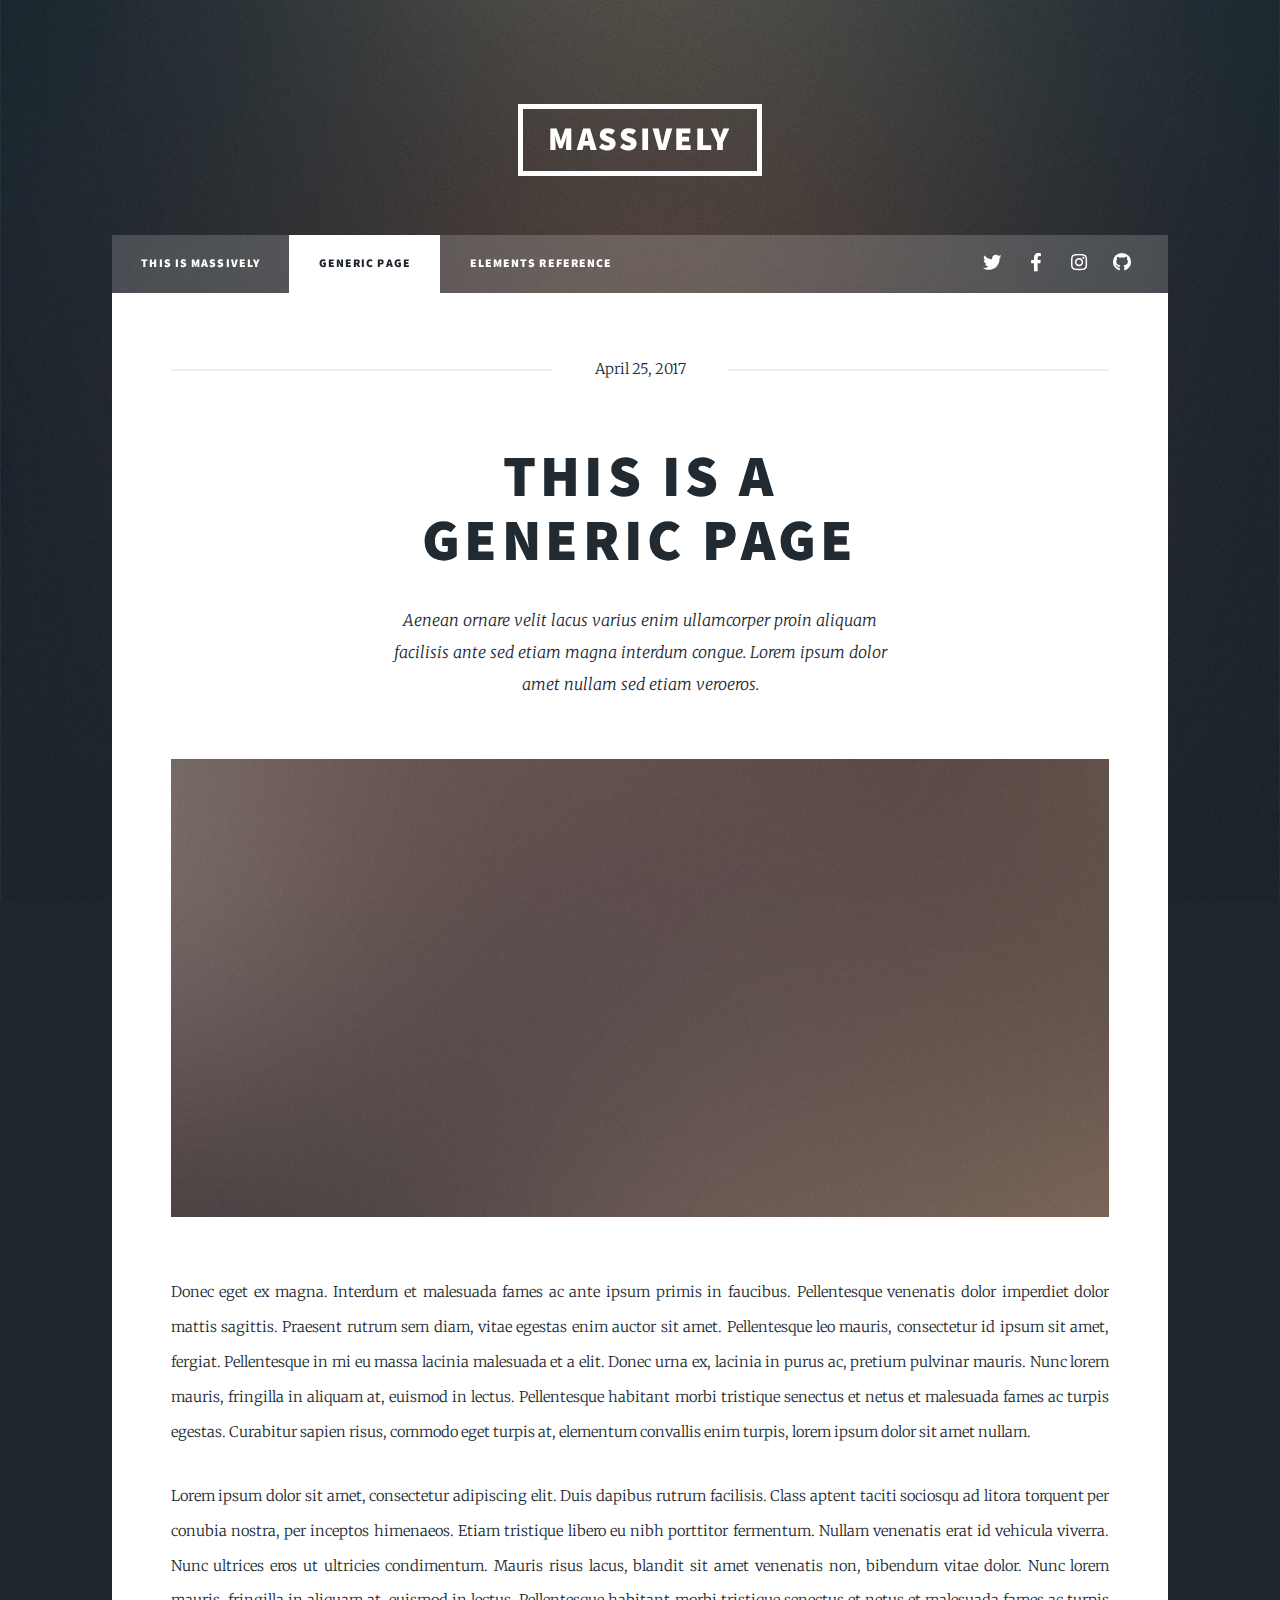
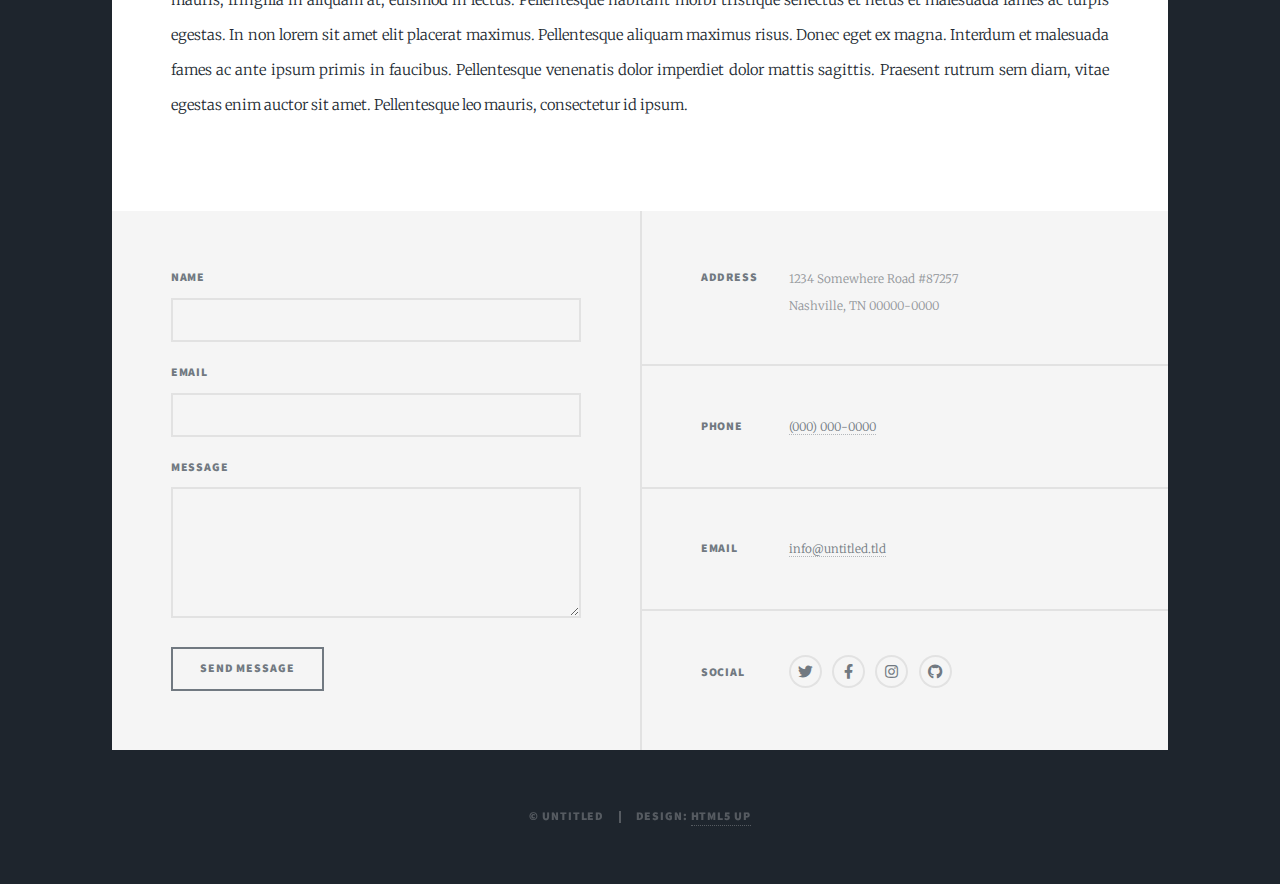
<file: generic.html>
<!DOCTYPE HTML>
<!--
	Massively by HTML5 UP
	html5up.net | @ajlkn
	Free for personal and commercial use under the CCA 3.0 license (html5up.net/license)
-->
<html>
	<head>
		<title>Generic Page - Massively by HTML5 UP</title>
		<meta charset="utf-8" />
		<meta name="viewport" content="width=device-width, initial-scale=1, user-scalable=no" />
		<link rel="stylesheet" href="assets/css/main.css" />
		<noscript><link rel="stylesheet" href="assets/css/noscript.css" /></noscript>
	</head>
	<body class="is-preload">

		<!-- Wrapper -->
			<div id="wrapper">

				<!-- Header -->
					<header id="header">
						<a href="index.html" class="logo">Massively</a>
					</header>

				<!-- Nav -->
					<nav id="nav">
						<ul class="links">
							<li><a href="index.html">This is Massively</a></li>
							<li class="active"><a href="generic.html">Generic Page</a></li>
							<li><a href="elements.html">Elements Reference</a></li>
						</ul>
						<ul class="icons">
							<li><a href="#" class="icon brands fa-twitter"><span class="label">Twitter</span></a></li>
							<li><a href="#" class="icon brands fa-facebook-f"><span class="label">Facebook</span></a></li>
							<li><a href="#" class="icon brands fa-instagram"><span class="label">Instagram</span></a></li>
							<li><a href="#" class="icon brands fa-github"><span class="label">GitHub</span></a></li>
						</ul>
					</nav>

				<!-- Main -->
					<div id="main">

						<!-- Post -->
							<section class="post">
								<header class="major">
									<span class="date">April 25, 2017</span>
									<h1>This is a<br />
									Generic Page</h1>
									<p>Aenean ornare velit lacus varius enim ullamcorper proin aliquam<br />
									facilisis ante sed etiam magna interdum congue. Lorem ipsum dolor<br />
									amet nullam sed etiam veroeros.</p>
								</header>
								<div class="image main"><img src="images/pic01.jpg" alt="" /></div>
								<p>Donec eget ex magna. Interdum et malesuada fames ac ante ipsum primis in faucibus. Pellentesque venenatis dolor imperdiet dolor mattis sagittis. Praesent rutrum sem diam, vitae egestas enim auctor sit amet. Pellentesque leo mauris, consectetur id ipsum sit amet, fergiat. Pellentesque in mi eu massa lacinia malesuada et a elit. Donec urna ex, lacinia in purus ac, pretium pulvinar mauris. Nunc lorem mauris, fringilla in aliquam at, euismod in lectus. Pellentesque habitant morbi tristique senectus et netus et malesuada fames ac turpis egestas. Curabitur sapien risus, commodo eget turpis at, elementum convallis enim turpis, lorem ipsum dolor sit amet nullam.</p>
								<p>Lorem ipsum dolor sit amet, consectetur adipiscing elit. Duis dapibus rutrum facilisis. Class aptent taciti sociosqu ad litora torquent per conubia nostra, per inceptos himenaeos. Etiam tristique libero eu nibh porttitor fermentum. Nullam venenatis erat id vehicula viverra. Nunc ultrices eros ut ultricies condimentum. Mauris risus lacus, blandit sit amet venenatis non, bibendum vitae dolor. Nunc lorem mauris, fringilla in aliquam at, euismod in lectus. Pellentesque habitant morbi tristique senectus et netus et malesuada fames ac turpis egestas. In non lorem sit amet elit placerat maximus. Pellentesque aliquam maximus risus. Donec eget ex magna. Interdum et malesuada fames ac ante ipsum primis in faucibus. Pellentesque venenatis dolor imperdiet dolor mattis sagittis. Praesent rutrum sem diam, vitae egestas enim auctor sit amet. Pellentesque leo mauris, consectetur id ipsum.</p>
							</section>

					</div>

				<!-- Footer -->
					<footer id="footer">
						<section>
							<form method="post" action="#">
								<div class="fields">
									<div class="field">
										<label for="name">Name</label>
										<input type="text" name="name" id="name" />
									</div>
									<div class="field">
										<label for="email">Email</label>
										<input type="text" name="email" id="email" />
									</div>
									<div class="field">
										<label for="message">Message</label>
										<textarea name="message" id="message" rows="3"></textarea>
									</div>
								</div>
								<ul class="actions">
									<li><input type="submit" value="Send Message" /></li>
								</ul>
							</form>
						</section>
						<section class="split contact">
							<section class="alt">
								<h3>Address</h3>
								<p>1234 Somewhere Road #87257<br />
								Nashville, TN 00000-0000</p>
							</section>
							<section>
								<h3>Phone</h3>
								<p><a href="#">(000) 000-0000</a></p>
							</section>
							<section>
								<h3>Email</h3>
								<p><a href="#">info@untitled.tld</a></p>
							</section>
							<section>
								<h3>Social</h3>
								<ul class="icons alt">
									<li><a href="#" class="icon brands alt fa-twitter"><span class="label">Twitter</span></a></li>
									<li><a href="#" class="icon brands alt fa-facebook-f"><span class="label">Facebook</span></a></li>
									<li><a href="#" class="icon brands alt fa-instagram"><span class="label">Instagram</span></a></li>
									<li><a href="#" class="icon brands alt fa-github"><span class="label">GitHub</span></a></li>
								</ul>
							</section>
						</section>
					</footer>

				<!-- Copyright -->
					<div id="copyright">
						<ul><li>&copy; Untitled</li><li>Design: <a href="https://html5up.net">HTML5 UP</a></li></ul>
					</div>

			</div>

		<!-- Scripts -->
			<script src="assets/js/jquery.min.js"></script>
			<script src="assets/js/jquery.scrollex.min.js"></script>
			<script src="assets/js/jquery.scrolly.min.js"></script>
			<script src="assets/js/browser.min.js"></script>
			<script src="assets/js/breakpoints.min.js"></script>
			<script src="assets/js/util.js"></script>
			<script src="assets/js/main.js"></script>

	</body>
</html>
</file>
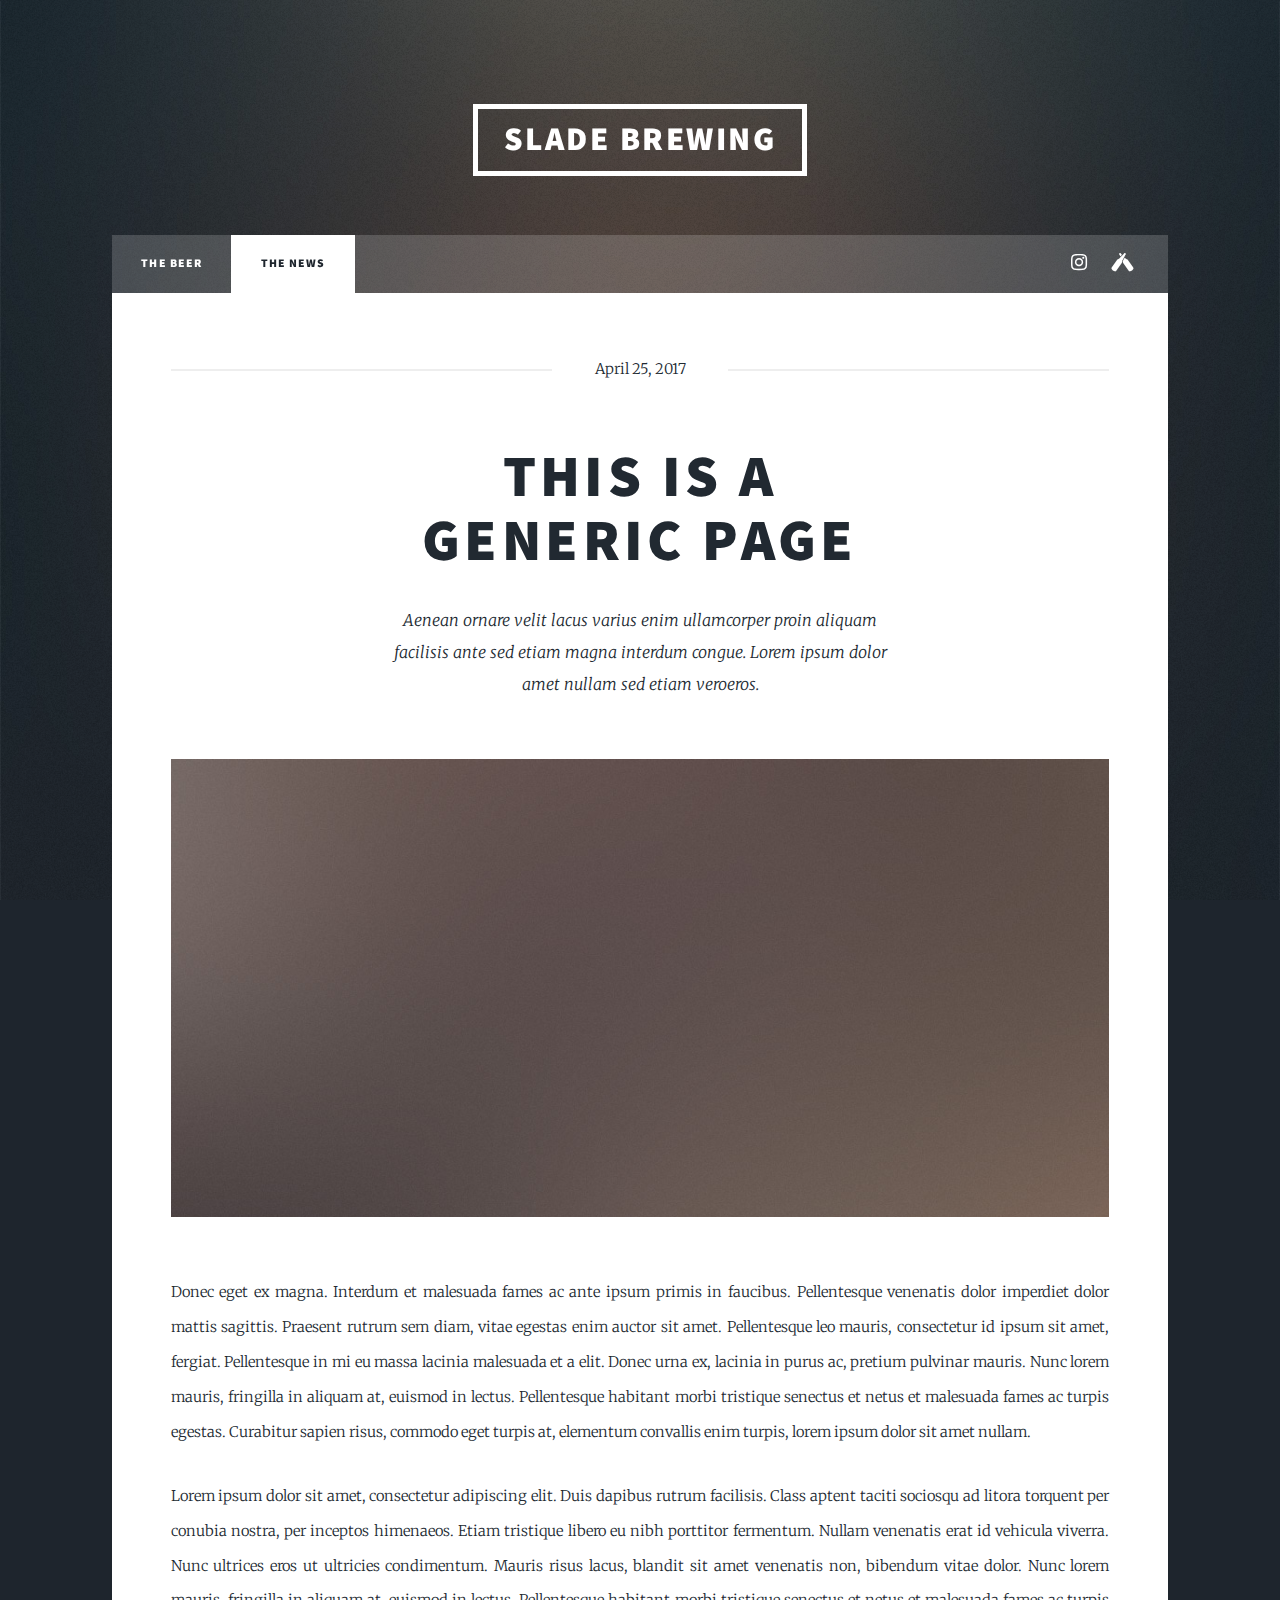
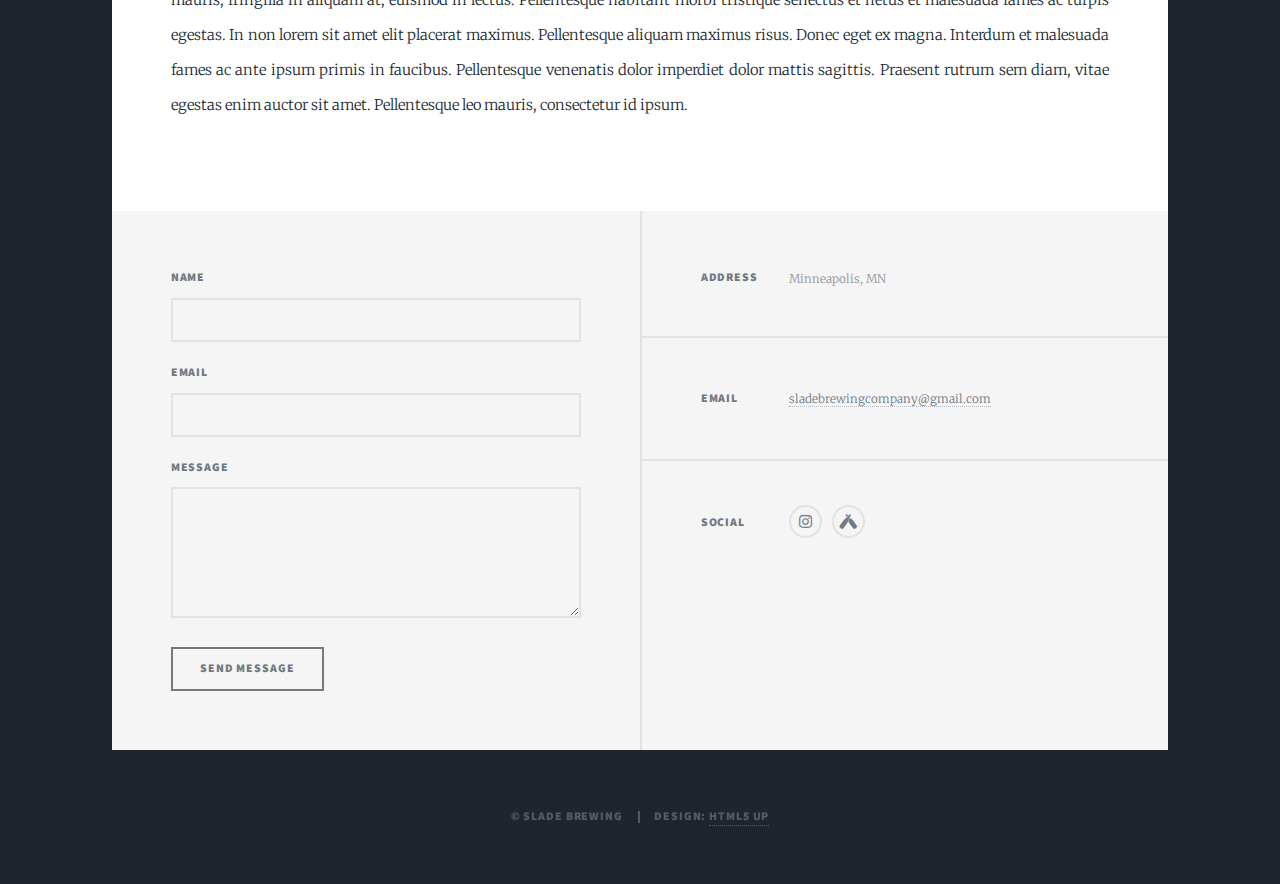
<file: news.html>
<!DOCTYPE HTML>
<!--
	Massively by HTML5 UP
	html5up.net | @ajlkn
	Free for personal and commercial use under the CCA 3.0 license (html5up.net/license)
-->
<html>
	<head>
		<title>Generic Page - Massively by HTML5 UP</title>
		<meta charset="utf-8" />
		<meta name="viewport" content="width=device-width, initial-scale=1, user-scalable=no" />
		<link rel="stylesheet" href="assets/css/main.css" />
		<noscript><link rel="stylesheet" href="assets/css/noscript.css" /></noscript>
	</head>
	<body class="is-preload">

		<!-- Wrapper -->
			<div id="wrapper">

				<!-- Header -->
					<header id="header">
						<a href="index.html" class="logo">Slade Brewing</a>
					</header>

				<!-- Nav -->
					<nav id="nav">
						<ul class="links">
							<li><a href="index.html">The Beer</a></li>
							<li class="active"><a href="news.html">The News</a></li>
							<!-- <li><a href="elements.html">Elements Reference</a></li> -->
						</ul>
						<ul class="icons">
							<!-- <li><a href="#" class="icon brands fa-twitter"><span class="label">Twitter</span></a></li>
							<li><a href="#" class="icon brands fa-facebook-f"><span class="label">Facebook</span></a></li> -->
							<li><a href="https://www.instagram.com/sladebrewingcompany/" class="icon brands fa-instagram"><span class="label">Instagram</span></a></li>
							<li><a href="https://untappd.com/SladeBrewing" class="icon brands alt fa-untappd"><span class="label">Untappd</span></a></li>
							<!-- <li><a href="#" class="icon brands fa-github"><span class="label">GitHub</span></a></li> -->
						</ul>
					</nav>

				<!-- Main -->
					<div id="main">

						<!-- Post -->
							<section class="post">
								<header class="major">
									<span class="date">April 25, 2017</span>
									<h1>This is a<br />
									Generic Page</h1>
									<p>Aenean ornare velit lacus varius enim ullamcorper proin aliquam<br />
									facilisis ante sed etiam magna interdum congue. Lorem ipsum dolor<br />
									amet nullam sed etiam veroeros.</p>
								</header>
								<div class="image main"><img src="images/pic01.jpg" alt="" /></div>
								<p>Donec eget ex magna. Interdum et malesuada fames ac ante ipsum primis in faucibus. Pellentesque venenatis dolor imperdiet dolor mattis sagittis. Praesent rutrum sem diam, vitae egestas enim auctor sit amet. Pellentesque leo mauris, consectetur id ipsum sit amet, fergiat. Pellentesque in mi eu massa lacinia malesuada et a elit. Donec urna ex, lacinia in purus ac, pretium pulvinar mauris. Nunc lorem mauris, fringilla in aliquam at, euismod in lectus. Pellentesque habitant morbi tristique senectus et netus et malesuada fames ac turpis egestas. Curabitur sapien risus, commodo eget turpis at, elementum convallis enim turpis, lorem ipsum dolor sit amet nullam.</p>
								<p>Lorem ipsum dolor sit amet, consectetur adipiscing elit. Duis dapibus rutrum facilisis. Class aptent taciti sociosqu ad litora torquent per conubia nostra, per inceptos himenaeos. Etiam tristique libero eu nibh porttitor fermentum. Nullam venenatis erat id vehicula viverra. Nunc ultrices eros ut ultricies condimentum. Mauris risus lacus, blandit sit amet venenatis non, bibendum vitae dolor. Nunc lorem mauris, fringilla in aliquam at, euismod in lectus. Pellentesque habitant morbi tristique senectus et netus et malesuada fames ac turpis egestas. In non lorem sit amet elit placerat maximus. Pellentesque aliquam maximus risus. Donec eget ex magna. Interdum et malesuada fames ac ante ipsum primis in faucibus. Pellentesque venenatis dolor imperdiet dolor mattis sagittis. Praesent rutrum sem diam, vitae egestas enim auctor sit amet. Pellentesque leo mauris, consectetur id ipsum.</p>
							</section>

					</div>

				<!-- Footer -->
					<footer id="footer">
						<section>
							<form method="post" action="https://formsubmit.co/sladebrewingcompany@gmail.com">
								<div class="fields">
									<div class="field">
										<label for="name">Name</label>
										<input type="text" name="name" id="name" />
									</div>
									<div class="field">
										<label for="email">Email</label>
										<input type="text" name="email" id="email" />
									</div>
									<div class="field">
										<label for="message">Message</label>
										<textarea name="message" id="message" rows="3"></textarea>
									</div>
									<input type="hidden" name="_subject" value="New form submission from SladeBrewing.com!">
								</div>
								<ul class="actions">
									<li><input type="submit" value="Send Message" /></li>
								</ul>
							</form>
						</section>
						<section class="split contact">
							<section class="alt">
								<h3>Address</h3>
								<!-- <p>1234 Somewhere Road #87257<br /> -->
								<p>Minneapolis, MN</p>
							</section>
							<!-- <section>
								<h3>Phone</h3>
								<p><a href="#">(000) 000-0000</a></p>
							</section> -->
							<section>
								<h3>Email</h3>
								<p><a href="mailto:sladebrewingcompany@gmail.com">sladebrewingcompany@gmail.com</a></p>
							</section>
							<section>
								<h3>Social</h3>
								<ul class="icons alt">
									<!-- <li><a href="#" class="icon brands alt fa-twitter"><span class="label">Twitter</span></a></li>
									<li><a href="#" class="icon brands alt fa-facebook-f"><span class="label">Facebook</span></a></li> -->
									<li><a href="https://www.instagram.com/sladebrewingcompany/" class="icon brands alt fa-instagram"><span class="label">Instagram</span></a></li>
									<li><a href="https://untappd.com/SladeBrewing" class="icon brands alt fa-untappd"><span class="label">Untappd</span></a></li>
									<!-- <li><a href="#" class="icon brands alt fa-github"><span class="label">GitHub</span></a></li> -->
								</ul>
							</section>
						</section>
					</footer>

				<!-- Copyright -->
					<div id="copyright">
						<ul><li>&copy; Slade Brewing</li><li>Design: <a href="https://html5up.net">HTML5 UP</a></li></ul>
					</div>
						

			</div>

		<!-- Scripts -->
			<script src="assets/js/jquery.min.js"></script>
			<script src="assets/js/jquery.scrollex.min.js"></script>
			<script src="assets/js/jquery.scrolly.min.js"></script>
			<script src="assets/js/browser.min.js"></script>
			<script src="assets/js/breakpoints.min.js"></script>
			<script src="assets/js/util.js"></script>
			<script src="assets/js/main.js"></script>

	</body>
</html>
</file>
<file: assets/css/style.css>
/* ============================================
   SLADE BREWING - MODERN DESIGN
   ============================================ */

/* Root Variables */
:root {
    --primary-color: #5a9fb5;
    --secondary-color: #1a1a1a;
    --accent-color: #4a8fa5;
    --light-bg: #f5f3f0;
    --text-dark: #2c2c2c;
    --text-light: #666666;
    --border-color: #e0e0e0;
    --transition: all 0.3s ease;
}

/* Reset & Base Styles */
* {
    margin: 0;
    padding: 0;
    box-sizing: border-box;
}

html {
    scroll-behavior: smooth;
}

body {
    font-family: 'Segoe UI', Tahoma, Geneva, Verdana, sans-serif;
    color: var(--text-dark);
    line-height: 1.6;
    background-color: #ffffff;
}

/* Typography */
h1, h2, h3, h4, h5, h6 {
    margin-bottom: 1rem;
    color: var(--text-dark);
    font-weight: 600;
}

h1 {
    font-size: 3.5rem;
    line-height: 1.1;
}

h2 {
    font-size: 2.5rem;
    text-align: center;
    margin-bottom: 2rem;
    position: relative;
    padding-bottom: 1rem;
}

h2::after {
    content: '';
    position: absolute;
    bottom: 0;
    left: 50%;
    transform: translateX(-50%);
    width: 60px;
    height: 3px;
    background-color: var(--primary-color);
}

p {
    color: var(--text-light);
    margin-bottom: 1rem;
}

a {
    color: var(--primary-color);
    text-decoration: none;
    transition: var(--transition);
}

a:hover {
    color: var(--accent-color);
}

/* Container */
.container {
    max-width: 1200px;
    margin: 0 auto;
    padding: 0 2rem;
}

/* Navigation */
.navbar {
    background-color: var(--secondary-color);
    padding: 1.5rem 0;
    position: sticky;
    top: 0;
    z-index: 100;
    box-shadow: 0 2px 5px rgba(0, 0, 0, 0.1);
}

.nav-container {
    max-width: 1200px;
    margin: 0 auto;
    padding: 0 2rem;
    display: flex;
    justify-content: space-between;
    align-items: center;
}

.nav-logo a {
    font-size: 1.8rem;
    font-weight: 700;
    color: var(--primary-color);
    transition: var(--transition);
    display: flex;
    align-items: center;
}

.nav-logo a:hover {
    color: var(--accent-color);
    transform: scale(1.05);
}

.nav-logo .logo-img {
    height: 50px;
    width: auto;
    display: block;
}

.nav-menu {
    display: flex;
    list-style: none;
    gap: 2rem;
}

.nav-link {
    color: #ffffff;
    font-weight: 500;
    transition: var(--transition);
}

.nav-link:hover {
    color: var(--primary-color);
}

.hamburger {
    display: none;
    flex-direction: column;
    cursor: pointer;
}

.hamburger span {
    width: 25px;
    height: 3px;
    background-color: #ffffff;
    margin: 5px 0;
    transition: var(--transition);
}

/* Hero Section */
.hero {
    background: linear-gradient(135deg, rgba(26, 26, 26, 0.7) 0%, rgba(26, 26, 26, 0.5) 50%), url('../images/engin-akyurt-3ORoQEJY9LA-unsplash.jpg') center/cover;
    color: #ffffff;
    padding: 10rem 2rem;
    text-align: center;
    min-height: 700px;
    display: flex;
    align-items: center;
    justify-content: center;
    position: relative;
    overflow: hidden;
}

.hero::before {
    content: '';
    position: absolute;
    top: 0;
    left: 0;
    right: 0;
    bottom: 0;
    background: radial-gradient(circle at 20% 50%, rgba(90, 159, 181, 0.15) 0%, transparent 50%);
    pointer-events: none;
}

.hero-content {
    max-width: 800px;
    animation: fadeInDown 0.8s ease;
    position: relative;
    z-index: 1;
}

.hero h1 {
    color: var(--primary-color);
    margin-bottom: 0.5rem;
    font-size: 4rem;
}

.tagline {
    font-size: 1.3rem;
    color: var(--accent-color);
    margin-bottom: 1rem;
}

.hero .description {
    font-size: 1.1rem;
    margin-bottom: 2rem;
    color: #cccccc;
}

/* Buttons */
.btn {
    display: inline-block;
    padding: 0.85rem 2rem;
    border: 2px solid var(--primary-color);
    border-radius: 4px;
    font-weight: 600;
    text-transform: uppercase;
    letter-spacing: 1px;
    transition: var(--transition);
    cursor: pointer;
    font-size: 0.95rem;
}

.btn-primary {
    background-color: var(--primary-color);
    color: var(--secondary-color);
}

.btn-primary:hover {
    background-color: var(--accent-color);
    border-color: var(--accent-color);
    transform: translateY(-2px);
    box-shadow: 0 5px 15px rgba(212, 175, 55, 0.3);
}

.btn-secondary {
    background-color: transparent;
    color: var(--primary-color);
}

.btn-secondary:hover {
    background-color: var(--primary-color);
    color: var(--secondary-color);
}

/* About Section */
.about {
    padding: 5rem 2rem;
    background: linear-gradient(180deg, #f9fbfc 0%, rgba(90, 159, 181, 0.05) 100%);
}

.about .container {
    max-width: 800px;
}

.about h2 {
    color: var(--text-dark);
}

.about p {
    font-size: 1.1rem;
    text-align: center;
    color: var(--text-light);
}

/* Beers Section */
.beers {
    padding: 5rem 2rem;
    background-color: #ffffff;
}

.beer-grid {
    display: grid;
    grid-template-columns: repeat(auto-fit, minmax(300px, 1fr));
    gap: 2rem;
    margin-top: 2rem;
}

.beer-card {
    background-color: #ffffff;
    border: 1px solid var(--border-color);
    border-radius: 8px;
    overflow: hidden;
    transition: var(--transition);
    box-shadow: 0 2px 8px rgba(0, 0, 0, 0.1);
    display: flex;
    flex-direction: column;
}

.beer-card:hover {
    transform: translateY(-8px);
    box-shadow: 0 8px 20px rgba(212, 175, 55, 0.2);
    border-color: var(--primary-color);
}

.beer-image {
    width: 100%;
    height: 250px;
    object-fit: contain;
    padding: 1.5rem;
    background: linear-gradient(135deg, var(--light-bg) 0%, #fafaf8 100%);
}

.beer-info {
    padding: 1.5rem;
    flex-grow: 1;
    display: flex;
    flex-direction: column;
}

.beer-name {
    font-size: 1.4rem;
    margin-bottom: 0.5rem;
    color: var(--text-dark);
}

.beer-style {
    color: var(--primary-color);
    font-weight: 600;
    font-size: 0.9rem;
    margin-bottom: 0.5rem;
}

.beer-stats {
    display: flex;
    gap: 2rem;
    margin: 1rem 0;
    font-size: 0.95rem;
}

.beer-stat {
    display: flex;
    flex-direction: column;
}

.beer-stat-label {
    color: var(--text-light);
    font-size: 0.85rem;
    font-weight: 600;
    text-transform: uppercase;
}

.beer-stat-value {
    color: var(--text-dark);
    font-weight: 700;
    font-size: 1.1rem;
}

.beer-description {
    color: var(--text-light);
    margin-bottom: 1rem;
    flex-grow: 1;
    font-size: 0.95rem;
    line-height: 1.5;
}

.beer-links {
    display: flex;
    gap: 0.5rem;
    margin-top: auto;
}

.beer-links a {
    flex: 1;
    padding: 0.7rem;
    text-align: center;
    border: 1px solid var(--primary-color);
    border-radius: 4px;
    color: var(--primary-color);
    font-size: 0.9rem;
    font-weight: 600;
    transition: var(--transition);
}

.beer-links a:hover {
    background-color: var(--primary-color);
    color: var(--secondary-color);
}

/* Contact Section */
.contact {
    padding: 3rem 2rem;
    background: linear-gradient(180deg, rgba(90, 159, 181, 0.05) 0%, #f9fbfc 100%);
}

.contact-wrapper {
    display: grid;
    grid-template-columns: 1fr 1fr;
    gap: 2rem;
    margin-top: 1.5rem;
    max-width: 1000px;
    margin-left: auto;
    margin-right: auto;
}

.contact-form {
    background-color: #ffffff;
    padding: 1.5rem;
    border-radius: 8px;
    box-shadow: 0 2px 8px rgba(0, 0, 0, 0.05);
}

.form-group {
    margin-bottom: 1rem;
}

.form-group label {
    display: block;
    margin-bottom: 0.5rem;
    font-weight: 600;
    color: var(--text-dark);
}

.form-group input,
.form-group textarea {
    width: 100%;
    padding: 0.85rem;
    border: 1px solid var(--border-color);
    border-radius: 4px;
    font-family: inherit;
    font-size: 1rem;
    transition: var(--transition);
}

.form-group input:focus,
.form-group textarea:focus {
    outline: none;
    border-color: var(--primary-color);
    box-shadow: 0 0 0 3px rgba(212, 175, 55, 0.1);
}

.contact-form .btn {
    width: 100%;
}

.contact-info {
    display: flex;
    flex-direction: column;
    gap: 2rem;
}

.info-item h3 {
    color: var(--text-dark);
    margin-bottom: 0.5rem;
}

.info-item p {
    color: var(--text-light);
}

.social-links {
    display: flex;
    gap: 1rem;
}

.social-links a {
    padding: 0.6rem 1.2rem;
    border: 1px solid var(--primary-color);
    border-radius: 4px;
    color: var(--primary-color);
    font-weight: 600;
    transition: var(--transition);
}

.social-links a:hover {
    background-color: var(--primary-color);
    color: var(--secondary-color);
}

/* Footer */
.footer {
    background-color: var(--secondary-color);
    color: #ffffff;
    text-align: center;
    padding: 2rem;
}

.footer p {
    margin: 0.5rem 0;
    color: #cccccc;
}

.footer a {
    color: var(--primary-color);
}

.footer a:hover {
    color: var(--accent-color);
}

/* Animations */
@keyframes fadeInDown {
    from {
        opacity: 0;
        transform: translateY(-20px);
    }
    to {
        opacity: 1;
        transform: translateY(0);
    }
}

/* Responsive Design */
@media (max-width: 768px) {
    h1 {
        font-size: 2.5rem;
    }

    h2 {
        font-size: 1.8rem;
        margin-bottom: 2rem;
    }

    .hero h1 {
        font-size: 2.5rem;
    }

    .nav-menu {
        gap: 1rem;
        font-size: 0.95rem;
    }

    .hamburger {
        display: flex;
    }

    .nav-menu.active {
        position: absolute;
        top: 60px;
        left: 0;
        right: 0;
        background-color: var(--secondary-color);
        flex-direction: column;
        padding: 2rem;
        gap: 1rem;
    }

    .hero {
        padding: 4rem 2rem;
        min-height: 400px;
    }

    .beer-grid {
        grid-template-columns: 1fr;
        gap: 1.5rem;
    }

    .contact-wrapper {
        grid-template-columns: 1fr;
        gap: 2rem;
    }

    .beer-stats {
        gap: 1rem;
    }
}

/* Responsive Design */
@media (max-width: 768px) {
    h1 {
        font-size: 2.5rem;
    }

    h2 {
        font-size: 1.8rem;
        margin-bottom: 2rem;
    }

    .hero h1 {
        font-size: 2.5rem;
    }

    .nav-menu {
        gap: 1rem;
        font-size: 0.95rem;
    }

    .hamburger {
        display: flex;
    }

    .nav-menu.active {
        position: absolute;
        top: 60px;
        left: 0;
        right: 0;
        background-color: var(--secondary-color);
        flex-direction: column;
        padding: 2rem;
        gap: 1rem;
    }

    .hero {
        padding: 4rem 2rem;
        min-height: 400px;
    }

    .beer-grid {
        grid-template-columns: 1fr;
        gap: 1.5rem;
    }

    .contact-wrapper {
        grid-template-columns: 1fr;
        gap: 2rem;
    }

    .beer-stats {
        gap: 1rem;
    }
}

@media (max-width: 480px) {
    .container {
        padding: 0 1rem;
    }

    h1 {
        font-size: 2rem;
    }

    h2 {
        font-size: 1.5rem;
        margin-bottom: 1.5rem;
    }

    .hero h1 {
        font-size: 2rem;
    }

    .nav-container {
        padding: 0 1rem;
    }

    .nav-menu {
        gap: 0.5rem;
        font-size: 0.9rem;
    }

    .hero {
        padding: 2rem 1rem;
        min-height: 300px;
    }

    .tagline {
        font-size: 1rem;
    }

    .hero .description {
        font-size: 0.95rem;
    }

    .about,
    .beers,
    .contact {
        padding: 3rem 1rem;
    }

    .btn {
        padding: 0.7rem 1.5rem;
        font-size: 0.85rem;
    }

    .beer-image {
        height: 200px;
    }

    .beer-info {
        padding: 1rem;
    }

    .beer-links {
        flex-direction: column;
    }

    .beer-links a {
        flex: 1 0 100%;
    }

    .contact-form {
        padding: 1.5rem;
    }

    .info-item {
        text-align: center;
    }

    .social-links {
        justify-content: center;
    }
}

/* News Page Styles */
.news-page {
    min-height: calc(100vh - 200px);
    padding: 3rem 0;
}

.news-header {
    text-align: center;
    margin-bottom: 3rem;
    padding: 2rem 0;
}

.news-header h1 {
    font-size: 2.5rem;
    margin-bottom: 1rem;
}

.news-header p {
    font-size: 1.1rem;
    color: var(--text-light);
}

.news-container {
    max-width: 800px;
    margin: 0 auto;
}

.news-item {
    background-color: #ffffff;
    border: 1px solid var(--border-color);
    border-radius: 8px;
    padding: 2rem;
    margin-bottom: 2rem;
    box-shadow: 0 2px 8px rgba(0, 0, 0, 0.05);
    transition: var(--transition);
}

.news-item:hover {
    box-shadow: 0 4px 12px rgba(212, 175, 55, 0.1);
    border-color: var(--primary-color);
}

.news-item-header {
    margin-bottom: 1.5rem;
    border-bottom: 2px solid var(--border-color);
    padding-bottom: 1rem;
}

.news-date {
    color: var(--primary-color);
    font-weight: 600;
    font-size: 0.9rem;
    display: block;
    margin-bottom: 0.5rem;
}

.news-item h2 {
    font-size: 1.6rem;
    margin: 0;
    padding: 0;
    text-align: left;
}

.news-item h2::after {
    display: none;
}

.news-item p {
    margin-bottom: 1rem;
    line-height: 1.7;
}

.news-item p:last-child {
    margin-bottom: 0;
}

.back-link {
    text-align: center;
    margin-top: 3rem;
    padding: 2rem 0;
}

/* Stats Section */
.stats {
    background: linear-gradient(135deg, var(--primary-color) 0%, var(--accent-color) 100%);
    color: #ffffff;
    padding: 4rem 2rem;
    margin: 3rem 0;
}

.stats-grid {
    display: grid;
    grid-template-columns: repeat(auto-fit, minmax(200px, 1fr));
    gap: 2rem;
    max-width: 1200px;
    margin: 0 auto;
}

.stat-item {
    text-align: center;
    padding: 2rem;
    background: rgba(255, 255, 255, 0.1);
    border-radius: 8px;
    backdrop-filter: blur(10px);
    transition: var(--transition);
}

.stat-item:hover {
    background: rgba(255, 255, 255, 0.2);
    transform: translateY(-5px);
}

.stat-number {
    font-size: 2.5rem;
    font-weight: 700;
    margin-bottom: 0.5rem;
    display: block;
}

.stat-label {
    font-size: 1rem;
    opacity: 0.95;
}

/* Featured Beer Section */
.featured-beer-section {
    padding: 4rem 2rem;
    background: linear-gradient(180deg, #ffffff 0%, rgba(90, 159, 181, 0.03) 100%);
    margin: 3rem 0;
}

.featured-beer-container {
    max-width: 1200px;
    margin: 0 auto;
    display: grid;
    grid-template-columns: 1fr 1fr;
    gap: 3rem;
    align-items: center;
}

.featured-beer-image {
    display: flex;
    justify-content: center;
    align-items: center;
}

.featured-beer-image img {
    max-width: 100%;
    max-height: 500px;
    filter: drop-shadow(0 10px 30px rgba(90, 159, 181, 0.3));
    transition: var(--transition);
}

.featured-beer-container:hover .featured-beer-image img {
    transform: scale(1.05);
}

.featured-beer-content h3 {
    color: var(--primary-color);
    font-size: 1.2rem;
    text-transform: uppercase;
    letter-spacing: 2px;
    margin-bottom: 1rem;
}

.featured-beer-content h2 {
    text-align: left;
    margin-bottom: 1.5rem;
}

.featured-beer-content h2::after {
    left: 0;
    transform: translateX(0);
}

.featured-beer-content p {
    font-size: 1.1rem;
    line-height: 1.8;
    margin-bottom: 1.5rem;
}

.beer-details-list {
    display: grid;
    grid-template-columns: repeat(2, 1fr);
    gap: 1rem;
    margin: 2rem 0;
}

.beer-detail {
    padding: 1rem;
    background: rgba(90, 159, 181, 0.1);
    border-left: 3px solid var(--primary-color);
    border-radius: 4px;
}

.beer-detail-label {
    font-size: 0.85rem;
    color: var(--text-light);
    text-transform: uppercase;
    font-weight: 600;
    margin-bottom: 0.3rem;
}

.beer-detail-value {
    font-size: 1.3rem;
    color: var(--text-dark);
    font-weight: 700;
}

/* Divider */
.section-divider {
    height: 3px;
    background: linear-gradient(90deg, transparent, var(--primary-color), transparent);
    margin: 3rem 0;
    opacity: 0.5;
}

/* Better spacing for sections */
.beers {
    padding: 6rem 2rem;
}

.about {
    padding: 6rem 2rem;
}

.contact {
    padding: 6rem 2rem;
}

/* Enhanced beer card styling */
.beer-card {
    position: relative;
    overflow: hidden;
}

.beer-card::before {
    content: '';
    position: absolute;
    top: 0;
    left: 0;
    right: 0;
    height: 4px;
    background: linear-gradient(90deg, var(--primary-color), var(--accent-color));
}

/* Responsive adjustments */
@media (max-width: 768px) {
    .featured-beer-container {
        grid-template-columns: 1fr;
        gap: 2rem;
    }

    .beer-details-list {
        grid-template-columns: 1fr;
    }

    .stats-grid {
        grid-template-columns: repeat(2, 1fr);
    }
}

@media (max-width: 480px) {
    .stats-grid {
        grid-template-columns: 1fr;
    }

    .stat-number {
        font-size: 2rem;
    }

    .featured-beer-content h2 {
        font-size: 1.8rem;
    }
}
</file>
<file: assets/css/main.css>
@import url(fontawesome-all.min.css);
@import url("https://fonts.googleapis.com/css?family=Merriweather:300,700,300italic,700italic|Source+Sans+Pro:900");

/*
	Massively by HTML5 UP
	html5up.net | @ajlkn
	Free for personal and commercial use under the CCA 3.0 license (html5up.net/license)
*/

html, body, div, span, applet, object,
iframe, h1, h2, h3, h4, h5, h6, p, blockquote,
pre, a, abbr, acronym, address, big, cite,
code, del, dfn, em, img, ins, kbd, q, s, samp,
small, strike, strong, sub, sup, tt, var, b,
u, i, center, dl, dt, dd, ol, ul, li, fieldset,
form, label, legend, table, caption, tbody,
tfoot, thead, tr, th, td, article, aside,
canvas, details, embed, figure, figcaption,
footer, header, hgroup, menu, nav, output, ruby,
section, summary, time, mark, audio, video {
	margin: 0;
	padding: 0;
	border: 0;
	font-size: 100%;
	font: inherit;
	vertical-align: baseline;}

article, aside, details, figcaption, figure,
footer, header, hgroup, menu, nav, section {
	display: block;}

body {
	line-height: 1;
}

ol, ul {
	list-style: none;
}

blockquote, q {
	quotes: none;
}

	blockquote:before, blockquote:after, q:before, q:after {
		content: '';
		content: none;
	}

table {
	border-collapse: collapse;
	border-spacing: 0;
}

body {
	-webkit-text-size-adjust: none;
}

mark {
	background-color: transparent;
	color: inherit;
}

input::-moz-focus-inner {
	border: 0;
	padding: 0;
}

input, select, textarea {
	-moz-appearance: none;
	-webkit-appearance: none;
	-ms-appearance: none;
	appearance: none;
}

/* Basic */

	@-ms-viewport {
		width: device-width;
	}

	body {
		-ms-overflow-style: scrollbar;
	}

	@media screen and (max-width: 480px) {

		html, body {
			min-width: 320px;
		}

	}

	html {
		box-sizing: border-box;
	}

	*, *:before, *:after {
		box-sizing: inherit;
	}

	body {
		background-color: #1e252d;
	}

		body.is-preload *, body.is-preload *:before, body.is-preload *:after {
			-moz-animation: none !important;
			-webkit-animation: none !important;
			-ms-animation: none !important;
			animation: none !important;
			-moz-transition: none !important;
			-webkit-transition: none !important;
			-ms-transition: none !important;
			transition: none !important;
		}

/* Type */

	html {
		font-size: 16pt;
	}

		@media screen and (max-width: 1680px) {

			html {
				font-size: 12pt;
			}

		}

		@media screen and (max-width: 1280px) {

			html {
				font-size: 11pt;
			}

		}

		@media screen and (max-width: 360px) {

			html {
				font-size: 10pt;
			}

		}

	body {
		color: #212931;
	}

	body, input, select, textarea {
		font-family: "Merriweather", Georgia, serif;
		font-weight: 300;
		font-size: 1rem;
		line-height: 2.375;
	}

	a {
		-moz-transition: color 0.2s ease-in-out, background-color 0.2s ease-in-out, border-color 0.2s ease-in-out, box-shadow 0.2s ease-in-out;
		-webkit-transition: color 0.2s ease-in-out, background-color 0.2s ease-in-out, border-color 0.2s ease-in-out, box-shadow 0.2s ease-in-out;
		-ms-transition: color 0.2s ease-in-out, background-color 0.2s ease-in-out, border-color 0.2s ease-in-out, box-shadow 0.2s ease-in-out;
		transition: color 0.2s ease-in-out, background-color 0.2s ease-in-out, border-color 0.2s ease-in-out, box-shadow 0.2s ease-in-out;
		border-bottom: dotted 1px;
		text-decoration: none;
	}

		a:hover {
			border-bottom-color: transparent;
		}

	strong, b {
		font-weight: 600;
	}

	em, i {
		font-style: italic;
	}

	p {
		text-align: justify;
		margin: 0 0 2rem 0;
	}

	h1, h2, h3, h4, h5, h6 {
		font-family: "Source Sans Pro", Helvetica, sans-serif;
		font-weight: 900;
		line-height: 1.5;
		letter-spacing: 0.075em;
		text-transform: uppercase;
		margin: 0 0 1rem 0;
	}

		h1 a, h2 a, h3 a, h4 a, h5 a, h6 a {
			border-bottom: 0;
			color: inherit;
			text-decoration: none;
		}

	h1 {
		font-size: 4rem;
		line-height: 1.1;
		margin: 0 0 2rem 0;
	}

	h2 {
		font-size: 1.75rem;
		line-height: 1.3;
		margin: 0 0 1.5rem 0;
	}

	h3 {
		font-size: 1.25rem;
		margin: 0 0 1.5rem 0;
	}

	h4 {
		font-size: 1rem;
	}

	h5 {
		font-size: 0.9rem;
	}

	h6 {
		font-size: 0.8rem;
	}

	sub {
		font-size: 0.8rem;
		position: relative;
		top: 0.5rem;
	}

	sup {
		font-size: 0.8rem;
		position: relative;
		top: -0.5rem;
	}

	blockquote {
		border-left: solid 4px;
		font-style: italic;
		margin: 0 0 2rem 0;
		padding: 0.5rem 0 0.5rem 2rem;
	}

	code {
		border: solid 2px;
		font-family: "Courier New", monospace;
		font-size: 0.9rem;
		margin: 0 0.25rem;
		padding: 0.25rem 0.65rem;
	}

	pre {
		-webkit-overflow-scrolling: touch;
		font-family: "Courier New", monospace;
		font-size: 0.9rem;
		margin: 0 0 2rem 0;
	}

		pre code {
			display: block;
			line-height: 1.75;
			padding: 1rem 1.5rem;
			overflow-x: auto;
		}

	hr {
		border: 0;
		border-bottom: solid 2px;
		margin: 3rem 0;
	}

		hr.major {
			margin: 5rem 0;
		}

	.align-left {
		text-align: left;
	}

	.align-center {
		text-align: center;
	}

	.align-right {
		text-align: right;
	}

	input, select, textarea {
		color: #212931;
	}

	a {
		color: #212931;
		border-bottom-color: rgba(33, 41, 49, 0.5);
	}

		a:hover {
			border-bottom-color: transparent;
			color: #18bfef !important;
		}

	strong, b {
		color: #212931;
	}

	h1, h2, h3, h4, h5, h6 {
		color: #212931;
	}

	blockquote {
		border-left-color: #eeeeee;
	}

	code {
		background: rgba(220, 220, 220, 0.25);
		border-color: #eeeeee;
	}

	hr {
		border-bottom-color: #eeeeee;
	}

/* Row */

	.row {
		display: flex;
		flex-wrap: wrap;
		box-sizing: border-box;
		align-items: stretch;
	}

		.row > * {
			box-sizing: border-box;
		}

		.row.gtr-uniform > * > :last-child {
			margin-bottom: 0;
		}

		.row.aln-left {
			justify-content: flex-start;
		}

		.row.aln-center {
			justify-content: center;
		}

		.row.aln-right {
			justify-content: flex-end;
		}

		.row.aln-top {
			align-items: flex-start;
		}

		.row.aln-middle {
			align-items: center;
		}

		.row.aln-bottom {
			align-items: flex-end;
		}

		.row > .imp {
			order: -1;
		}

		.row > .col-1 {
			width: 8.33333%;
		}

		.row > .off-1 {
			margin-left: 8.33333%;
		}

		.row > .col-2 {
			width: 16.66667%;
		}

		.row > .off-2 {
			margin-left: 16.66667%;
		}

		.row > .col-3 {
			width: 25%;
		}

		.row > .off-3 {
			margin-left: 25%;
		}

		.row > .col-4 {
			width: 33.33333%;
		}

		.row > .off-4 {
			margin-left: 33.33333%;
		}

		.row > .col-5 {
			width: 41.66667%;
		}

		.row > .off-5 {
			margin-left: 41.66667%;
		}

		.row > .col-6 {
			width: 50%;
		}

		.row > .off-6 {
			margin-left: 50%;
		}

		.row > .col-7 {
			width: 58.33333%;
		}

		.row > .off-7 {
			margin-left: 58.33333%;
		}

		.row > .col-8 {
			width: 66.66667%;
		}

		.row > .off-8 {
			margin-left: 66.66667%;
		}

		.row > .col-9 {
			width: 75%;
		}

		.row > .off-9 {
			margin-left: 75%;
		}

		.row > .col-10 {
			width: 83.33333%;
		}

		.row > .off-10 {
			margin-left: 83.33333%;
		}

		.row > .col-11 {
			width: 91.66667%;
		}

		.row > .off-11 {
			margin-left: 91.66667%;
		}

		.row > .col-12 {
			width: 100%;
		}

		.row > .off-12 {
			margin-left: 100%;
		}

		.row.gtr-0 {
			margin-top: 0;
			margin-left: 0rem;
		}

			.row.gtr-0 > * {
				padding: 0 0 0 0rem;
			}

			.row.gtr-0.gtr-uniform {
				margin-top: 0rem;
			}

				.row.gtr-0.gtr-uniform > * {
					padding-top: 0rem;
				}

		.row.gtr-25 {
			margin-top: 0;
			margin-left: -0.375rem;
		}

			.row.gtr-25 > * {
				padding: 0 0 0 0.375rem;
			}

			.row.gtr-25.gtr-uniform {
				margin-top: -0.375rem;
			}

				.row.gtr-25.gtr-uniform > * {
					padding-top: 0.375rem;
				}

		.row.gtr-50 {
			margin-top: 0;
			margin-left: -0.75rem;
		}

			.row.gtr-50 > * {
				padding: 0 0 0 0.75rem;
			}

			.row.gtr-50.gtr-uniform {
				margin-top: -0.75rem;
			}

				.row.gtr-50.gtr-uniform > * {
					padding-top: 0.75rem;
				}

		.row {
			margin-top: 0;
			margin-left: -1.5rem;
		}

			.row > * {
				padding: 0 0 0 1.5rem;
			}

			.row.gtr-uniform {
				margin-top: -1.5rem;
			}

				.row.gtr-uniform > * {
					padding-top: 1.5rem;
				}

		.row.gtr-150 {
			margin-top: 0;
			margin-left: -2.25rem;
		}

			.row.gtr-150 > * {
				padding: 0 0 0 2.25rem;
			}

			.row.gtr-150.gtr-uniform {
				margin-top: -2.25rem;
			}

				.row.gtr-150.gtr-uniform > * {
					padding-top: 2.25rem;
				}

		.row.gtr-200 {
			margin-top: 0;
			margin-left: -3rem;
		}

			.row.gtr-200 > * {
				padding: 0 0 0 3rem;
			}

			.row.gtr-200.gtr-uniform {
				margin-top: -3rem;
			}

				.row.gtr-200.gtr-uniform > * {
					padding-top: 3rem;
				}

		@media screen and (max-width: 1680px) {

			.row {
				display: flex;
				flex-wrap: wrap;
				box-sizing: border-box;
				align-items: stretch;
			}

				.row > * {
					box-sizing: border-box;
				}

				.row.gtr-uniform > * > :last-child {
					margin-bottom: 0;
				}

				.row.aln-left {
					justify-content: flex-start;
				}

				.row.aln-center {
					justify-content: center;
				}

				.row.aln-right {
					justify-content: flex-end;
				}

				.row.aln-top {
					align-items: flex-start;
				}

				.row.aln-middle {
					align-items: center;
				}

				.row.aln-bottom {
					align-items: flex-end;
				}

				.row > .imp-xlarge {
					order: -1;
				}

				.row > .col-1-xlarge {
					width: 8.33333%;
				}

				.row > .off-1-xlarge {
					margin-left: 8.33333%;
				}

				.row > .col-2-xlarge {
					width: 16.66667%;
				}

				.row > .off-2-xlarge {
					margin-left: 16.66667%;
				}

				.row > .col-3-xlarge {
					width: 25%;
				}

				.row > .off-3-xlarge {
					margin-left: 25%;
				}

				.row > .col-4-xlarge {
					width: 33.33333%;
				}

				.row > .off-4-xlarge {
					margin-left: 33.33333%;
				}

				.row > .col-5-xlarge {
					width: 41.66667%;
				}

				.row > .off-5-xlarge {
					margin-left: 41.66667%;
				}

				.row > .col-6-xlarge {
					width: 50%;
				}

				.row > .off-6-xlarge {
					margin-left: 50%;
				}

				.row > .col-7-xlarge {
					width: 58.33333%;
				}

				.row > .off-7-xlarge {
					margin-left: 58.33333%;
				}

				.row > .col-8-xlarge {
					width: 66.66667%;
				}

				.row > .off-8-xlarge {
					margin-left: 66.66667%;
				}

				.row > .col-9-xlarge {
					width: 75%;
				}

				.row > .off-9-xlarge {
					margin-left: 75%;
				}

				.row > .col-10-xlarge {
					width: 83.33333%;
				}

				.row > .off-10-xlarge {
					margin-left: 83.33333%;
				}

				.row > .col-11-xlarge {
					width: 91.66667%;
				}

				.row > .off-11-xlarge {
					margin-left: 91.66667%;
				}

				.row > .col-12-xlarge {
					width: 100%;
				}

				.row > .off-12-xlarge {
					margin-left: 100%;
				}

				.row.gtr-0 {
					margin-top: 0;
					margin-left: 0rem;
				}

					.row.gtr-0 > * {
						padding: 0 0 0 0rem;
					}

					.row.gtr-0.gtr-uniform {
						margin-top: 0rem;
					}

						.row.gtr-0.gtr-uniform > * {
							padding-top: 0rem;
						}

				.row.gtr-25 {
					margin-top: 0;
					margin-left: -0.375rem;
				}

					.row.gtr-25 > * {
						padding: 0 0 0 0.375rem;
					}

					.row.gtr-25.gtr-uniform {
						margin-top: -0.375rem;
					}

						.row.gtr-25.gtr-uniform > * {
							padding-top: 0.375rem;
						}

				.row.gtr-50 {
					margin-top: 0;
					margin-left: -0.75rem;
				}

					.row.gtr-50 > * {
						padding: 0 0 0 0.75rem;
					}

					.row.gtr-50.gtr-uniform {
						margin-top: -0.75rem;
					}

						.row.gtr-50.gtr-uniform > * {
							padding-top: 0.75rem;
						}

				.row {
					margin-top: 0;
					margin-left: -1.5rem;
				}

					.row > * {
						padding: 0 0 0 1.5rem;
					}

					.row.gtr-uniform {
						margin-top: -1.5rem;
					}

						.row.gtr-uniform > * {
							padding-top: 1.5rem;
						}

				.row.gtr-150 {
					margin-top: 0;
					margin-left: -2.25rem;
				}

					.row.gtr-150 > * {
						padding: 0 0 0 2.25rem;
					}

					.row.gtr-150.gtr-uniform {
						margin-top: -2.25rem;
					}

						.row.gtr-150.gtr-uniform > * {
							padding-top: 2.25rem;
						}

				.row.gtr-200 {
					margin-top: 0;
					margin-left: -3rem;
				}

					.row.gtr-200 > * {
						padding: 0 0 0 3rem;
					}

					.row.gtr-200.gtr-uniform {
						margin-top: -3rem;
					}

						.row.gtr-200.gtr-uniform > * {
							padding-top: 3rem;
						}

		}

		@media screen and (max-width: 1280px) {

			.row {
				display: flex;
				flex-wrap: wrap;
				box-sizing: border-box;
				align-items: stretch;
			}

				.row > * {
					box-sizing: border-box;
				}

				.row.gtr-uniform > * > :last-child {
					margin-bottom: 0;
				}

				.row.aln-left {
					justify-content: flex-start;
				}

				.row.aln-center {
					justify-content: center;
				}

				.row.aln-right {
					justify-content: flex-end;
				}

				.row.aln-top {
					align-items: flex-start;
				}

				.row.aln-middle {
					align-items: center;
				}

				.row.aln-bottom {
					align-items: flex-end;
				}

				.row > .imp-large {
					order: -1;
				}

				.row > .col-1-large {
					width: 8.33333%;
				}

				.row > .off-1-large {
					margin-left: 8.33333%;
				}

				.row > .col-2-large {
					width: 16.66667%;
				}

				.row > .off-2-large {
					margin-left: 16.66667%;
				}

				.row > .col-3-large {
					width: 25%;
				}

				.row > .off-3-large {
					margin-left: 25%;
				}

				.row > .col-4-large {
					width: 33.33333%;
				}

				.row > .off-4-large {
					margin-left: 33.33333%;
				}

				.row > .col-5-large {
					width: 41.66667%;
				}

				.row > .off-5-large {
					margin-left: 41.66667%;
				}

				.row > .col-6-large {
					width: 50%;
				}

				.row > .off-6-large {
					margin-left: 50%;
				}

				.row > .col-7-large {
					width: 58.33333%;
				}

				.row > .off-7-large {
					margin-left: 58.33333%;
				}

				.row > .col-8-large {
					width: 66.66667%;
				}

				.row > .off-8-large {
					margin-left: 66.66667%;
				}

				.row > .col-9-large {
					width: 75%;
				}

				.row > .off-9-large {
					margin-left: 75%;
				}

				.row > .col-10-large {
					width: 83.33333%;
				}

				.row > .off-10-large {
					margin-left: 83.33333%;
				}

				.row > .col-11-large {
					width: 91.66667%;
				}

				.row > .off-11-large {
					margin-left: 91.66667%;
				}

				.row > .col-12-large {
					width: 100%;
				}

				.row > .off-12-large {
					margin-left: 100%;
				}

				.row.gtr-0 {
					margin-top: 0;
					margin-left: 0rem;
				}

					.row.gtr-0 > * {
						padding: 0 0 0 0rem;
					}

					.row.gtr-0.gtr-uniform {
						margin-top: 0rem;
					}

						.row.gtr-0.gtr-uniform > * {
							padding-top: 0rem;
						}

				.row.gtr-25 {
					margin-top: 0;
					margin-left: -0.375rem;
				}

					.row.gtr-25 > * {
						padding: 0 0 0 0.375rem;
					}

					.row.gtr-25.gtr-uniform {
						margin-top: -0.375rem;
					}

						.row.gtr-25.gtr-uniform > * {
							padding-top: 0.375rem;
						}

				.row.gtr-50 {
					margin-top: 0;
					margin-left: -0.75rem;
				}

					.row.gtr-50 > * {
						padding: 0 0 0 0.75rem;
					}

					.row.gtr-50.gtr-uniform {
						margin-top: -0.75rem;
					}

						.row.gtr-50.gtr-uniform > * {
							padding-top: 0.75rem;
						}

				.row {
					margin-top: 0;
					margin-left: -1.5rem;
				}

					.row > * {
						padding: 0 0 0 1.5rem;
					}

					.row.gtr-uniform {
						margin-top: -1.5rem;
					}

						.row.gtr-uniform > * {
							padding-top: 1.5rem;
						}

				.row.gtr-150 {
					margin-top: 0;
					margin-left: -2.25rem;
				}

					.row.gtr-150 > * {
						padding: 0 0 0 2.25rem;
					}

					.row.gtr-150.gtr-uniform {
						margin-top: -2.25rem;
					}

						.row.gtr-150.gtr-uniform > * {
							padding-top: 2.25rem;
						}

				.row.gtr-200 {
					margin-top: 0;
					margin-left: -3rem;
				}

					.row.gtr-200 > * {
						padding: 0 0 0 3rem;
					}

					.row.gtr-200.gtr-uniform {
						margin-top: -3rem;
					}

						.row.gtr-200.gtr-uniform > * {
							padding-top: 3rem;
						}

		}

		@media screen and (max-width: 980px) {

			.row {
				display: flex;
				flex-wrap: wrap;
				box-sizing: border-box;
				align-items: stretch;
			}

				.row > * {
					box-sizing: border-box;
				}

				.row.gtr-uniform > * > :last-child {
					margin-bottom: 0;
				}

				.row.aln-left {
					justify-content: flex-start;
				}

				.row.aln-center {
					justify-content: center;
				}

				.row.aln-right {
					justify-content: flex-end;
				}

				.row.aln-top {
					align-items: flex-start;
				}

				.row.aln-middle {
					align-items: center;
				}

				.row.aln-bottom {
					align-items: flex-end;
				}

				.row > .imp-medium {
					order: -1;
				}

				.row > .col-1-medium {
					width: 8.33333%;
				}

				.row > .off-1-medium {
					margin-left: 8.33333%;
				}

				.row > .col-2-medium {
					width: 16.66667%;
				}

				.row > .off-2-medium {
					margin-left: 16.66667%;
				}

				.row > .col-3-medium {
					width: 25%;
				}

				.row > .off-3-medium {
					margin-left: 25%;
				}

				.row > .col-4-medium {
					width: 33.33333%;
				}

				.row > .off-4-medium {
					margin-left: 33.33333%;
				}

				.row > .col-5-medium {
					width: 41.66667%;
				}

				.row > .off-5-medium {
					margin-left: 41.66667%;
				}

				.row > .col-6-medium {
					width: 50%;
				}

				.row > .off-6-medium {
					margin-left: 50%;
				}

				.row > .col-7-medium {
					width: 58.33333%;
				}

				.row > .off-7-medium {
					margin-left: 58.33333%;
				}

				.row > .col-8-medium {
					width: 66.66667%;
				}

				.row > .off-8-medium {
					margin-left: 66.66667%;
				}

				.row > .col-9-medium {
					width: 75%;
				}

				.row > .off-9-medium {
					margin-left: 75%;
				}

				.row > .col-10-medium {
					width: 83.33333%;
				}

				.row > .off-10-medium {
					margin-left: 83.33333%;
				}

				.row > .col-11-medium {
					width: 91.66667%;
				}

				.row > .off-11-medium {
					margin-left: 91.66667%;
				}

				.row > .col-12-medium {
					width: 100%;
				}

				.row > .off-12-medium {
					margin-left: 100%;
				}

				.row.gtr-0 {
					margin-top: 0;
					margin-left: 0rem;
				}

					.row.gtr-0 > * {
						padding: 0 0 0 0rem;
					}

					.row.gtr-0.gtr-uniform {
						margin-top: 0rem;
					}

						.row.gtr-0.gtr-uniform > * {
							padding-top: 0rem;
						}

				.row.gtr-25 {
					margin-top: 0;
					margin-left: -0.375rem;
				}

					.row.gtr-25 > * {
						padding: 0 0 0 0.375rem;
					}

					.row.gtr-25.gtr-uniform {
						margin-top: -0.375rem;
					}

						.row.gtr-25.gtr-uniform > * {
							padding-top: 0.375rem;
						}

				.row.gtr-50 {
					margin-top: 0;
					margin-left: -0.75rem;
				}

					.row.gtr-50 > * {
						padding: 0 0 0 0.75rem;
					}

					.row.gtr-50.gtr-uniform {
						margin-top: -0.75rem;
					}

						.row.gtr-50.gtr-uniform > * {
							padding-top: 0.75rem;
						}

				.row {
					margin-top: 0;
					margin-left: -1.5rem;
				}

					.row > * {
						padding: 0 0 0 1.5rem;
					}

					.row.gtr-uniform {
						margin-top: -1.5rem;
					}

						.row.gtr-uniform > * {
							padding-top: 1.5rem;
						}

				.row.gtr-150 {
					margin-top: 0;
					margin-left: -2.25rem;
				}

					.row.gtr-150 > * {
						padding: 0 0 0 2.25rem;
					}

					.row.gtr-150.gtr-uniform {
						margin-top: -2.25rem;
					}

						.row.gtr-150.gtr-uniform > * {
							padding-top: 2.25rem;
						}

				.row.gtr-200 {
					margin-top: 0;
					margin-left: -3rem;
				}

					.row.gtr-200 > * {
						padding: 0 0 0 3rem;
					}

					.row.gtr-200.gtr-uniform {
						margin-top: -3rem;
					}

						.row.gtr-200.gtr-uniform > * {
							padding-top: 3rem;
						}

		}

		@media screen and (max-width: 736px) {

			.row {
				display: flex;
				flex-wrap: wrap;
				box-sizing: border-box;
				align-items: stretch;
			}

				.row > * {
					box-sizing: border-box;
				}

				.row.gtr-uniform > * > :last-child {
					margin-bottom: 0;
				}

				.row.aln-left {
					justify-content: flex-start;
				}

				.row.aln-center {
					justify-content: center;
				}

				.row.aln-right {
					justify-content: flex-end;
				}

				.row.aln-top {
					align-items: flex-start;
				}

				.row.aln-middle {
					align-items: center;
				}

				.row.aln-bottom {
					align-items: flex-end;
				}

				.row > .imp-small {
					order: -1;
				}

				.row > .col-1-small {
					width: 8.33333%;
				}

				.row > .off-1-small {
					margin-left: 8.33333%;
				}

				.row > .col-2-small {
					width: 16.66667%;
				}

				.row > .off-2-small {
					margin-left: 16.66667%;
				}

				.row > .col-3-small {
					width: 25%;
				}

				.row > .off-3-small {
					margin-left: 25%;
				}

				.row > .col-4-small {
					width: 33.33333%;
				}

				.row > .off-4-small {
					margin-left: 33.33333%;
				}

				.row > .col-5-small {
					width: 41.66667%;
				}

				.row > .off-5-small {
					margin-left: 41.66667%;
				}

				.row > .col-6-small {
					width: 50%;
				}

				.row > .off-6-small {
					margin-left: 50%;
				}

				.row > .col-7-small {
					width: 58.33333%;
				}

				.row > .off-7-small {
					margin-left: 58.33333%;
				}

				.row > .col-8-small {
					width: 66.66667%;
				}

				.row > .off-8-small {
					margin-left: 66.66667%;
				}

				.row > .col-9-small {
					width: 75%;
				}

				.row > .off-9-small {
					margin-left: 75%;
				}

				.row > .col-10-small {
					width: 83.33333%;
				}

				.row > .off-10-small {
					margin-left: 83.33333%;
				}

				.row > .col-11-small {
					width: 91.66667%;
				}

				.row > .off-11-small {
					margin-left: 91.66667%;
				}

				.row > .col-12-small {
					width: 100%;
				}

				.row > .off-12-small {
					margin-left: 100%;
				}

				.row.gtr-0 {
					margin-top: 0;
					margin-left: 0rem;
				}

					.row.gtr-0 > * {
						padding: 0 0 0 0rem;
					}

					.row.gtr-0.gtr-uniform {
						margin-top: 0rem;
					}

						.row.gtr-0.gtr-uniform > * {
							padding-top: 0rem;
						}

				.row.gtr-25 {
					margin-top: 0;
					margin-left: -0.375rem;
				}

					.row.gtr-25 > * {
						padding: 0 0 0 0.375rem;
					}

					.row.gtr-25.gtr-uniform {
						margin-top: -0.375rem;
					}

						.row.gtr-25.gtr-uniform > * {
							padding-top: 0.375rem;
						}

				.row.gtr-50 {
					margin-top: 0;
					margin-left: -0.75rem;
				}

					.row.gtr-50 > * {
						padding: 0 0 0 0.75rem;
					}

					.row.gtr-50.gtr-uniform {
						margin-top: -0.75rem;
					}

						.row.gtr-50.gtr-uniform > * {
							padding-top: 0.75rem;
						}

				.row {
					margin-top: 0;
					margin-left: -1.5rem;
				}

					.row > * {
						padding: 0 0 0 1.5rem;
					}

					.row.gtr-uniform {
						margin-top: -1.5rem;
					}

						.row.gtr-uniform > * {
							padding-top: 1.5rem;
						}

				.row.gtr-150 {
					margin-top: 0;
					margin-left: -2.25rem;
				}

					.row.gtr-150 > * {
						padding: 0 0 0 2.25rem;
					}

					.row.gtr-150.gtr-uniform {
						margin-top: -2.25rem;
					}

						.row.gtr-150.gtr-uniform > * {
							padding-top: 2.25rem;
						}

				.row.gtr-200 {
					margin-top: 0;
					margin-left: -3rem;
				}

					.row.gtr-200 > * {
						padding: 0 0 0 3rem;
					}

					.row.gtr-200.gtr-uniform {
						margin-top: -3rem;
					}

						.row.gtr-200.gtr-uniform > * {
							padding-top: 3rem;
						}

		}

		@media screen and (max-width: 480px) {

			.row {
				display: flex;
				flex-wrap: wrap;
				box-sizing: border-box;
				align-items: stretch;
			}

				.row > * {
					box-sizing: border-box;
				}

				.row.gtr-uniform > * > :last-child {
					margin-bottom: 0;
				}

				.row.aln-left {
					justify-content: flex-start;
				}

				.row.aln-center {
					justify-content: center;
				}

				.row.aln-right {
					justify-content: flex-end;
				}

				.row.aln-top {
					align-items: flex-start;
				}

				.row.aln-middle {
					align-items: center;
				}

				.row.aln-bottom {
					align-items: flex-end;
				}

				.row > .imp-xsmall {
					order: -1;
				}

				.row > .col-1-xsmall {
					width: 8.33333%;
				}

				.row > .off-1-xsmall {
					margin-left: 8.33333%;
				}

				.row > .col-2-xsmall {
					width: 16.66667%;
				}

				.row > .off-2-xsmall {
					margin-left: 16.66667%;
				}

				.row > .col-3-xsmall {
					width: 25%;
				}

				.row > .off-3-xsmall {
					margin-left: 25%;
				}

				.row > .col-4-xsmall {
					width: 33.33333%;
				}

				.row > .off-4-xsmall {
					margin-left: 33.33333%;
				}

				.row > .col-5-xsmall {
					width: 41.66667%;
				}

				.row > .off-5-xsmall {
					margin-left: 41.66667%;
				}

				.row > .col-6-xsmall {
					width: 50%;
				}

				.row > .off-6-xsmall {
					margin-left: 50%;
				}

				.row > .col-7-xsmall {
					width: 58.33333%;
				}

				.row > .off-7-xsmall {
					margin-left: 58.33333%;
				}

				.row > .col-8-xsmall {
					width: 66.66667%;
				}

				.row > .off-8-xsmall {
					margin-left: 66.66667%;
				}

				.row > .col-9-xsmall {
					width: 75%;
				}

				.row > .off-9-xsmall {
					margin-left: 75%;
				}

				.row > .col-10-xsmall {
					width: 83.33333%;
				}

				.row > .off-10-xsmall {
					margin-left: 83.33333%;
				}

				.row > .col-11-xsmall {
					width: 91.66667%;
				}

				.row > .off-11-xsmall {
					margin-left: 91.66667%;
				}

				.row > .col-12-xsmall {
					width: 100%;
				}

				.row > .off-12-xsmall {
					margin-left: 100%;
				}

				.row.gtr-0 {
					margin-top: 0;
					margin-left: 0rem;
				}

					.row.gtr-0 > * {
						padding: 0 0 0 0rem;
					}

					.row.gtr-0.gtr-uniform {
						margin-top: 0rem;
					}

						.row.gtr-0.gtr-uniform > * {
							padding-top: 0rem;
						}

				.row.gtr-25 {
					margin-top: 0;
					margin-left: -0.375rem;
				}

					.row.gtr-25 > * {
						padding: 0 0 0 0.375rem;
					}

					.row.gtr-25.gtr-uniform {
						margin-top: -0.375rem;
					}

						.row.gtr-25.gtr-uniform > * {
							padding-top: 0.375rem;
						}

				.row.gtr-50 {
					margin-top: 0;
					margin-left: -0.75rem;
				}

					.row.gtr-50 > * {
						padding: 0 0 0 0.75rem;
					}

					.row.gtr-50.gtr-uniform {
						margin-top: -0.75rem;
					}

						.row.gtr-50.gtr-uniform > * {
							padding-top: 0.75rem;
						}

				.row {
					margin-top: 0;
					margin-left: -1.5rem;
				}

					.row > * {
						padding: 0 0 0 1.5rem;
					}

					.row.gtr-uniform {
						margin-top: -1.5rem;
					}

						.row.gtr-uniform > * {
							padding-top: 1.5rem;
						}

				.row.gtr-150 {
					margin-top: 0;
					margin-left: -2.25rem;
				}

					.row.gtr-150 > * {
						padding: 0 0 0 2.25rem;
					}

					.row.gtr-150.gtr-uniform {
						margin-top: -2.25rem;
					}

						.row.gtr-150.gtr-uniform > * {
							padding-top: 2.25rem;
						}

				.row.gtr-200 {
					margin-top: 0;
					margin-left: -3rem;
				}

					.row.gtr-200 > * {
						padding: 0 0 0 3rem;
					}

					.row.gtr-200.gtr-uniform {
						margin-top: -3rem;
					}

						.row.gtr-200.gtr-uniform > * {
							padding-top: 3rem;
						}

		}

		@media screen and (max-width: 360px) {

			.row {
				display: flex;
				flex-wrap: wrap;
				box-sizing: border-box;
				align-items: stretch;
			}

				.row > * {
					box-sizing: border-box;
				}

				.row.gtr-uniform > * > :last-child {
					margin-bottom: 0;
				}

				.row.aln-left {
					justify-content: flex-start;
				}

				.row.aln-center {
					justify-content: center;
				}

				.row.aln-right {
					justify-content: flex-end;
				}

				.row.aln-top {
					align-items: flex-start;
				}

				.row.aln-middle {
					align-items: center;
				}

				.row.aln-bottom {
					align-items: flex-end;
				}

				.row > .imp-xxsmall {
					order: -1;
				}

				.row > .col-1-xxsmall {
					width: 8.33333%;
				}

				.row > .off-1-xxsmall {
					margin-left: 8.33333%;
				}

				.row > .col-2-xxsmall {
					width: 16.66667%;
				}

				.row > .off-2-xxsmall {
					margin-left: 16.66667%;
				}

				.row > .col-3-xxsmall {
					width: 25%;
				}

				.row > .off-3-xxsmall {
					margin-left: 25%;
				}

				.row > .col-4-xxsmall {
					width: 33.33333%;
				}

				.row > .off-4-xxsmall {
					margin-left: 33.33333%;
				}

				.row > .col-5-xxsmall {
					width: 41.66667%;
				}

				.row > .off-5-xxsmall {
					margin-left: 41.66667%;
				}

				.row > .col-6-xxsmall {
					width: 50%;
				}

				.row > .off-6-xxsmall {
					margin-left: 50%;
				}

				.row > .col-7-xxsmall {
					width: 58.33333%;
				}

				.row > .off-7-xxsmall {
					margin-left: 58.33333%;
				}

				.row > .col-8-xxsmall {
					width: 66.66667%;
				}

				.row > .off-8-xxsmall {
					margin-left: 66.66667%;
				}

				.row > .col-9-xxsmall {
					width: 75%;
				}

				.row > .off-9-xxsmall {
					margin-left: 75%;
				}

				.row > .col-10-xxsmall {
					width: 83.33333%;
				}

				.row > .off-10-xxsmall {
					margin-left: 83.33333%;
				}

				.row > .col-11-xxsmall {
					width: 91.66667%;
				}

				.row > .off-11-xxsmall {
					margin-left: 91.66667%;
				}

				.row > .col-12-xxsmall {
					width: 100%;
				}

				.row > .off-12-xxsmall {
					margin-left: 100%;
				}

				.row.gtr-0 {
					margin-top: 0;
					margin-left: 0rem;
				}

					.row.gtr-0 > * {
						padding: 0 0 0 0rem;
					}

					.row.gtr-0.gtr-uniform {
						margin-top: 0rem;
					}

						.row.gtr-0.gtr-uniform > * {
							padding-top: 0rem;
						}

				.row.gtr-25 {
					margin-top: 0;
					margin-left: -0.375rem;
				}

					.row.gtr-25 > * {
						padding: 0 0 0 0.375rem;
					}

					.row.gtr-25.gtr-uniform {
						margin-top: -0.375rem;
					}

						.row.gtr-25.gtr-uniform > * {
							padding-top: 0.375rem;
						}

				.row.gtr-50 {
					margin-top: 0;
					margin-left: -0.75rem;
				}

					.row.gtr-50 > * {
						padding: 0 0 0 0.75rem;
					}

					.row.gtr-50.gtr-uniform {
						margin-top: -0.75rem;
					}

						.row.gtr-50.gtr-uniform > * {
							padding-top: 0.75rem;
						}

				.row {
					margin-top: 0;
					margin-left: -1.5rem;
				}

					.row > * {
						padding: 0 0 0 1.5rem;
					}

					.row.gtr-uniform {
						margin-top: -1.5rem;
					}

						.row.gtr-uniform > * {
							padding-top: 1.5rem;
						}

				.row.gtr-150 {
					margin-top: 0;
					margin-left: -2.25rem;
				}

					.row.gtr-150 > * {
						padding: 0 0 0 2.25rem;
					}

					.row.gtr-150.gtr-uniform {
						margin-top: -2.25rem;
					}

						.row.gtr-150.gtr-uniform > * {
							padding-top: 2.25rem;
						}

				.row.gtr-200 {
					margin-top: 0;
					margin-left: -3rem;
				}

					.row.gtr-200 > * {
						padding: 0 0 0 3rem;
					}

					.row.gtr-200.gtr-uniform {
						margin-top: -3rem;
					}

						.row.gtr-200.gtr-uniform > * {
							padding-top: 3rem;
						}

		}

/* Box */

	.box {
		border: solid 2px;
		margin-bottom: 2rem;
		padding: 1.5rem;
	}

		.box > :last-child,
		.box > :last-child > :last-child,
		.box > :last-child > :last-child > :last-child {
			margin-bottom: 0;
		}

		.box.alt {
			border: 0;
			border-radius: 0;
			padding: 0;
		}

	.box {
		border-color: #eeeeee;
	}

/* Button */

	input[type="submit"],
	input[type="reset"],
	input[type="button"],
	button,
	.button {
		-moz-appearance: none;
		-webkit-appearance: none;
		-ms-appearance: none;
		appearance: none;
		-moz-transition: background-color 0.2s ease-in-out, box-shadow 0.2s ease-in-out, color 0.2s ease-in-out;
		-webkit-transition: background-color 0.2s ease-in-out, box-shadow 0.2s ease-in-out, color 0.2s ease-in-out;
		-ms-transition: background-color 0.2s ease-in-out, box-shadow 0.2s ease-in-out, color 0.2s ease-in-out;
		transition: background-color 0.2s ease-in-out, box-shadow 0.2s ease-in-out, color 0.2s ease-in-out;
		border: 0;
		border-radius: 0;
		cursor: pointer;
		display: inline-block;
		font-family: "Source Sans Pro", Helvetica, sans-serif;
		font-size: 0.8rem;
		font-weight: 900;
		letter-spacing: 0.075em;
		height: 3rem;
		line-height: 3rem;
		padding: 0 2rem;
		text-align: center;
		text-decoration: none;
		text-transform: uppercase;
		white-space: nowrap;
	}

		input[type="submit"].icon:before,
		input[type="reset"].icon:before,
		input[type="button"].icon:before,
		button.icon:before,
		.button.icon:before {
			margin-right: 0.5rem;
		}

		input[type="submit"].icon.solo,
		input[type="reset"].icon.solo,
		input[type="button"].icon.solo,
		button.icon.solo,
		.button.icon.solo {
			position: relative;
			width: 4rem;
			height: 4rem;
			line-height: 4rem;
			border-radius: 4rem;
			text-indent: 4rem;
			overflow: hidden;
			padding: 0;
			white-space: nowrap;
		}

			input[type="submit"].icon.solo:before,
			input[type="reset"].icon.solo:before,
			input[type="button"].icon.solo:before,
			button.icon.solo:before,
			.button.icon.solo:before {
				position: absolute;
				display: block;
				top: 0;
				left: 0;
				width: inherit;
				height: inherit;
				line-height: inherit;
				font-size: 1.25rem;
				margin-right: 0;
				text-align: center;
				text-indent: 0;
			}

		input[type="submit"].fit,
		input[type="reset"].fit,
		input[type="button"].fit,
		button.fit,
		.button.fit {
			width: 100%;
		}

		input[type="submit"].small,
		input[type="reset"].small,
		input[type="button"].small,
		button.small,
		.button.small {
			font-size: 0.7rem;
			height: 2.5rem;
			line-height: 2.5rem;
			padding: 0 1.5rem;
		}

		input[type="submit"].large,
		input[type="reset"].large,
		input[type="button"].large,
		button.large,
		.button.large {
			font-size: 0.9rem;
			height: 3.5rem;
			line-height: 3.5rem;
			padding: 0 2.75rem;
		}

		@media screen and (max-width: 980px) {

			input[type="submit"],
			input[type="reset"],
			input[type="button"],
			button,
			.button {
				font-size: 0.9rem;
				height: 3.25rem;
				line-height: 3.25rem;
			}

				input[type="submit"].large,
				input[type="reset"].large,
				input[type="button"].large,
				button.large,
				.button.large {
					font-size: 1rem;
					height: 3.75rem;
					line-height: 3.75rem;
				}

		}

		input[type="submit"].disabled, input[type="submit"]:disabled,
		input[type="reset"].disabled,
		input[type="reset"]:disabled,
		input[type="button"].disabled,
		input[type="button"]:disabled,
		button.disabled,
		button:disabled,
		.button.disabled,
		.button:disabled {
			pointer-events: none;
			opacity: 0.25;
		}

	input[type="submit"],
	input[type="reset"],
	input[type="button"],
	button,
	.button {
		background-color: transparent;
		box-shadow: inset 0 0 0 2px #212931;
		color: #212931 !important;
	}

		input[type="submit"]:hover,
		input[type="reset"]:hover,
		input[type="button"]:hover,
		button:hover,
		.button:hover {
			box-shadow: inset 0 0 0 2px #18bfef;
			color: #18bfef !important;
		}

		input[type="submit"].primary,
		input[type="reset"].primary,
		input[type="button"].primary,
		button.primary,
		.button.primary {
			background-color: #212931;
			box-shadow: none;
			color: #ffffff !important;
		}

			input[type="submit"].primary:hover,
			input[type="reset"].primary:hover,
			input[type="button"].primary:hover,
			button.primary:hover,
			.button.primary:hover {
				background-color: #18bfef;
			}

/* Form */

	form {
		margin: 0 0 2rem 0;
	}

		form > :last-child {
			margin-bottom: 0;
		}

		form > .fields {
			display: -moz-flex;
			display: -webkit-flex;
			display: -ms-flex;
			display: flex;
			-moz-flex-wrap: wrap;
			-webkit-flex-wrap: wrap;
			-ms-flex-wrap: wrap;
			flex-wrap: wrap;
			width: calc(100% + 3rem);
			margin: -1.5rem 0 2rem -1.5rem;
		}

			form > .fields > .field {
				-moz-flex-grow: 0;
				-webkit-flex-grow: 0;
				-ms-flex-grow: 0;
				flex-grow: 0;
				-moz-flex-shrink: 0;
				-webkit-flex-shrink: 0;
				-ms-flex-shrink: 0;
				flex-shrink: 0;
				padding: 1.5rem 0 0 1.5rem;
				width: calc(100% - 1.5rem);
			}

				form > .fields > .field.half {
					width: calc(50% - 0.75rem);
				}

				form > .fields > .field.third {
					width: calc(100%/3 - 0.5rem);
				}

				form > .fields > .field.quarter {
					width: calc(25% - 0.375rem);
				}

		@media screen and (max-width: 480px) {

			form > .fields {
				width: calc(100% + 3rem);
				margin: -1.5rem 0 2rem -1.5rem;
			}

				form > .fields > .field {
					padding: 1.5rem 0 0 1.5rem;
					width: calc(100% - 1.5rem);
				}

					form > .fields > .field.half {
						width: calc(100% - 1.5rem);
					}

					form > .fields > .field.third {
						width: calc(100% - 1.5rem);
					}

					form > .fields > .field.quarter {
						width: calc(100% - 1.5rem);
					}

		}

	label {
		display: block;
		font-family: "Source Sans Pro", Helvetica, sans-serif;
		font-weight: 900;
		line-height: 1.5;
		letter-spacing: 0.075em;
		font-size: 0.8rem;
		text-transform: uppercase;
		margin: 0 0 0.75rem 0;
	}

		@media screen and (max-width: 980px) {

			label {
				font-size: 0.9rem;
			}

		}

	input[type="text"],
	input[type="password"],
	input[type="email"],
	select,
	textarea {
		-moz-appearance: none;
		-webkit-appearance: none;
		-ms-appearance: none;
		appearance: none;
		background: transparent;
		border-radius: 0;
		border: solid 2px;
		color: inherit;
		display: block;
		outline: 0;
		padding: 0 1rem;
		text-decoration: none;
		width: 100%;
	}

		input[type="text"]:invalid,
		input[type="password"]:invalid,
		input[type="email"]:invalid,
		select:invalid,
		textarea:invalid {
			box-shadow: none;
		}

	select {
		background-size: 1.25rem;
		background-repeat: no-repeat;
		background-position: calc(100% - 1rem) center;
		height: 3rem;
		padding-right: 3rem;
		text-overflow: ellipsis;
	}

		select:focus::-ms-value {
			background-color: transparent;
		}

		select::-ms-expand {
			display: none;
		}

	input[type="text"],
	input[type="password"],
	input[type="email"],
	select {
		height: 3rem;
	}

	textarea {
		padding: 0.75rem 1rem;
	}

	input[type="checkbox"],
	input[type="radio"] {
		-moz-appearance: none;
		-webkit-appearance: none;
		-ms-appearance: none;
		appearance: none;
		display: block;
		float: left;
		margin-right: -2rem;
		opacity: 0;
		width: 1rem;
		z-index: -1;
	}

		input[type="checkbox"] + label,
		input[type="radio"] + label {
			text-decoration: none;
			cursor: pointer;
			display: inline-block;
			font-size: 1rem;
			letter-spacing: 0;
			font-family: "Merriweather", Georgia, serif;
			text-transform: none;
			font-weight: 300;
			padding-left: 2.8rem;
			padding-right: 1rem;
			position: relative;
		}

			input[type="checkbox"] + label:before,
			input[type="radio"] + label:before {
				-moz-osx-font-smoothing: grayscale;
				-webkit-font-smoothing: antialiased;
				display: inline-block;
				font-style: normal;
				font-variant: normal;
				text-rendering: auto;
				line-height: 1;
				text-transform: none !important;
				font-family: 'Font Awesome 5 Free';
				font-weight: 900;
			}

			input[type="checkbox"] + label:before,
			input[type="radio"] + label:before {
				border-radius: 0;
				border: solid 2px;
				content: '';
				display: inline-block;
				font-size: 0.8rem;
				height: 1.8rem;
				left: 0;
				line-height: 1.65rem;
				position: absolute;
				text-align: center;
				top: -0.125rem;
				width: 1.8rem;
			}

		input[type="checkbox"]:checked + label:before,
		input[type="radio"]:checked + label:before {
			content: '\f00c';
		}

	input[type="checkbox"] + label:before {
		border-radius: 0;
	}

	input[type="radio"] + label:before {
		border-radius: 100%;
	}

	::-webkit-input-placeholder {
		opacity: 1.0;
	}

	:-moz-placeholder {
		opacity: 1.0;
	}

	::-moz-placeholder {
		opacity: 1.0;
	}

	:-ms-input-placeholder {
		opacity: 1.0;
	}

	label {
		color: #212931;
	}

	input[type="text"],
	input[type="password"],
	input[type="email"],
	select,
	textarea {
		border-color: #eeeeee;
	}

		input[type="text"]:focus,
		input[type="password"]:focus,
		input[type="email"]:focus,
		select:focus,
		textarea:focus {
			border-color: #18bfef;
		}

	select {
		background-image: url("data:image/svg+xml;charset=utf8,%3Csvg xmlns='http://www.w3.org/2000/svg' width='40' height='40' preserveAspectRatio='none' viewBox='0 0 40 40'%3E%3Cpath d='M9.4,12.3l10.4,10.4l10.4-10.4c0.2-0.2,0.5-0.4,0.9-0.4c0.3,0,0.6,0.1,0.9,0.4l3.3,3.3c0.2,0.2,0.4,0.5,0.4,0.9 c0,0.4-0.1,0.6-0.4,0.9L20.7,31.9c-0.2,0.2-0.5,0.4-0.9,0.4c-0.3,0-0.6-0.1-0.9-0.4L4.3,17.3c-0.2-0.2-0.4-0.5-0.4-0.9 c0-0.4,0.1-0.6,0.4-0.9l3.3-3.3c0.2-0.2,0.5-0.4,0.9-0.4S9.1,12.1,9.4,12.3z' fill='%23eeeeee' /%3E%3C/svg%3E");
	}

		select option {
			background-color: #ffffff;
			color: #212931;
		}

	.select-wrapper:before {
		color: #eeeeee;
	}

	input[type="checkbox"] + label,
	input[type="radio"] + label {
		color: #212931;
	}

		input[type="checkbox"] + label:before,
		input[type="radio"] + label:before {
			border-color: #eeeeee;
		}

	input[type="checkbox"]:checked + label:before,
	input[type="radio"]:checked + label:before {
		background-color: #212931;
		border-color: #212931;
		color: #ffffff;
	}

	input[type="checkbox"]:focus + label:before,
	input[type="radio"]:focus + label:before {
		border-color: #18bfef;
	}

	::-webkit-input-placeholder {
		color: #909498 !important;
	}

	:-moz-placeholder {
		color: #909498 !important;
	}

	::-moz-placeholder {
		color: #909498 !important;
	}

	:-ms-input-placeholder {
		color: #909498 !important;
	}

	.formerize-placeholder {
		color: #909498 !important;
	}

/* Icon */

	.icon {
		text-decoration: none;
		border-bottom: none;
		position: relative;
	}

		.icon:before {
			-moz-osx-font-smoothing: grayscale;
			-webkit-font-smoothing: antialiased;
			display: inline-block;
			font-style: normal;
			font-variant: normal;
			text-rendering: auto;
			line-height: 1;
			text-transform: none !important;
			font-family: 'Font Awesome 5 Free';
			font-weight: 400;
		}

		.icon > .label {
			display: none;
		}

		.icon:before {
			line-height: inherit;
		}

		.icon.solid:before {
			font-weight: 900;
		}

		.icon.brands:before {
			font-family: 'Font Awesome 5 Brands';
		}

/* Image */

	.image {
		border: 0;
		display: inline-block;
		position: relative;
	}

		.image img {
			display: block;
		}

		.image.left, .image.right {
			max-width: 40%;
		}

			.image.left img, .image.right img {
				width: 100%;
			}

		.image.left {
			float: left;
			margin: 0 2rem 2rem 0;
			top: 0.75rem;
		}

		.image.right {
			float: right;
			margin: 0 0 2rem 2rem;
			top: 0.75rem;
		}

		.image.fit {
			display: block;
			margin: 2.5rem 0;
			width: 100%;
		}

			.image.fit:first-child {
				margin-top: 0;
			}

			.image.fit img {
				width: 100%;
			}

		.image.main {
			display: block;
			margin: 4rem 0;
			width: 100%;
		}

			.image.main:first-child {
				margin-top: 0;
			}

			.image.main img {
				width: 100%;
			}

		@media screen and (max-width: 736px) {

			.image.fit {
				margin: 2rem 0;
			}

			.image.main {
				margin: 2rem 0;
			}

		}

	a.image {
		overflow: hidden;
	}

		a.image img {
			-moz-transition: -moz-transform 0.2s ease-out;
			-webkit-transition: -webkit-transform 0.2s ease-out;
			-ms-transition: -ms-transform 0.2s ease-out;
			transition: transform 0.2s ease-out;
		}

		a.image:hover img {
			-moz-transform: scale(1.05);
			-webkit-transform: scale(1.05);
			-ms-transform: scale(1.05);
			transform: scale(1.05);
		}

/* Actions */

	ul.actions {
		display: -moz-flex;
		display: -webkit-flex;
		display: -ms-flex;
		display: flex;
		cursor: default;
		list-style: none;
		margin-left: -1rem;
		padding-left: 0;
	}

		ul.actions li {
			padding: 0 0 0 1rem;
			vertical-align: middle;
		}

		ul.actions.special {
			-moz-justify-content: center;
			-webkit-justify-content: center;
			-ms-justify-content: center;
			justify-content: center;
			width: 100%;
			margin-left: 0;
		}

			ul.actions.special li:first-child {
				padding-left: 0;
			}

		ul.actions.stacked {
			-moz-flex-direction: column;
			-webkit-flex-direction: column;
			-ms-flex-direction: column;
			flex-direction: column;
			margin-left: 0;
		}

			ul.actions.stacked li {
				padding: 1.3rem 0 0 0;
			}

				ul.actions.stacked li:first-child {
					padding-top: 0;
				}

		ul.actions.fit {
			width: calc(100% + 1rem);
		}

			ul.actions.fit li {
				-moz-flex-grow: 1;
				-webkit-flex-grow: 1;
				-ms-flex-grow: 1;
				flex-grow: 1;
				-moz-flex-shrink: 1;
				-webkit-flex-shrink: 1;
				-ms-flex-shrink: 1;
				flex-shrink: 1;
				width: 100%;
			}

				ul.actions.fit li > * {
					width: 100%;
				}

			ul.actions.fit.stacked {
				width: 100%;
			}

		@media screen and (max-width: 480px) {

			ul.actions:not(.fixed) {
				-moz-flex-direction: column;
				-webkit-flex-direction: column;
				-ms-flex-direction: column;
				flex-direction: column;
				margin-left: 0;
				width: 100% !important;
			}

				ul.actions:not(.fixed) li {
					-moz-flex-grow: 1;
					-webkit-flex-grow: 1;
					-ms-flex-grow: 1;
					flex-grow: 1;
					-moz-flex-shrink: 1;
					-webkit-flex-shrink: 1;
					-ms-flex-shrink: 1;
					flex-shrink: 1;
					padding: 1rem 0 0 0;
					text-align: center;
					width: 100%;
				}

					ul.actions:not(.fixed) li > * {
						width: 100%;
					}

					ul.actions:not(.fixed) li:first-child {
						padding-top: 0;
					}

					ul.actions:not(.fixed) li input[type="submit"],
					ul.actions:not(.fixed) li input[type="reset"],
					ul.actions:not(.fixed) li input[type="button"],
					ul.actions:not(.fixed) li button,
					ul.actions:not(.fixed) li .button {
						width: 100%;
					}

						ul.actions:not(.fixed) li input[type="submit"].icon:before,
						ul.actions:not(.fixed) li input[type="reset"].icon:before,
						ul.actions:not(.fixed) li input[type="button"].icon:before,
						ul.actions:not(.fixed) li button.icon:before,
						ul.actions:not(.fixed) li .button.icon:before {
							margin-left: -0.5rem;
						}

		}

/* Icons */

	ul.icons {
		cursor: default;
		list-style: none;
		padding-left: 0;
	}

		ul.icons li {
			display: inline-block;
			padding: 0 0.5rem 0 0;
			vertical-align: middle;
		}

			ul.icons li:last-child {
				padding-right: 0;
			}

			ul.icons li .icon:before {
				width: 2.25rem;
				height: 2.25rem;
				line-height: 2.25rem;
				display: inline-block;
				text-align: center;
				border-radius: 100%;
				font-size: 1.25rem;
			}

		ul.icons.alt li .icon:before {
			-moz-transition: color 0.2s ease-in-out, background-color 0.2s ease-in-out, border-color 0.2s ease-in-out, box-shadow 0.2s ease-in-out;
			-webkit-transition: color 0.2s ease-in-out, background-color 0.2s ease-in-out, border-color 0.2s ease-in-out, box-shadow 0.2s ease-in-out;
			-ms-transition: color 0.2s ease-in-out, background-color 0.2s ease-in-out, border-color 0.2s ease-in-out, box-shadow 0.2s ease-in-out;
			transition: color 0.2s ease-in-out, background-color 0.2s ease-in-out, border-color 0.2s ease-in-out, box-shadow 0.2s ease-in-out;
			font-size: 1rem;
		}

/* List */

	ol {
		list-style: decimal;
		margin: 0 0 2rem 0;
		padding-left: 1.25rem;
	}

		ol li {
			padding-left: 0.25rem;
		}

	ul {
		list-style: disc;
		margin: 0 0 2rem 0;
		padding-left: 1rem;
	}

		ul li {
			padding-left: 0.5rem;
		}

		ul.divided {
			list-style: none;
			padding-left: 0;
		}

			ul.divided li {
				border-top: solid 1px;
				padding: 0.5rem 0;
			}

				ul.divided li:first-child {
					border-top: 0;
					padding-top: 0;
				}

	dl {
		margin: 0 0 2rem 0;
	}

		dl dt {
			display: block;
			font-weight: 600;
			margin: 0 0 1rem 0;
		}

		dl dd {
			margin-left: 2rem;
		}

	ul.divided li {
		border-top-color: #eeeeee;
	}

	ul.icons li a.icon:hover:before {
		color: #18bfef;
	}

	ul.icons.alt li .icon:before {
		box-shadow: inset 0 0 0 2px #eeeeee;
	}

	ul.icons.alt li a.icon:hover:before {
		box-shadow: inset 0 0 0 2px #18bfef;
	}

/* Section/Article */

	section.special, article.special {
		text-align: center;
	}

	header {
		cursor: default;
	}

		header > .date {
			display: block;
			font-size: 0.8rem;
			height: 1;
			margin: 0 0 1rem 0;
			position: relative;
		}

		header > p {
			font-style: italic;
		}

		header > h1 + p {
			font-size: 1.1rem;
			margin-top: -0.5rem;
			line-height: 2;
		}

		header > h2 + p {
			font-size: 1rem;
			margin-top: -0.75rem;
		}

		header > h3 + p {
			font-size: 0.9rem;
			margin-top: -0.75rem;
		}

		header > h4 + p {
			font-size: 0.8rem;
			margin-top: -0.75rem;
		}

		header.major {
			margin: 0 0 4rem 0;
			text-align: center;
		}

			header.major > :last-child {
				margin-bottom: 0;
			}

			header.major > p {
				margin-top: 0;
				text-align: center;
			}

			header.major > .date {
				font-size: 1rem;
				margin: 0 0 4rem 0;
			}

				header.major > .date:before, header.major > .date:after {
					content: '';
					display: block;
					position: absolute;
					top: 50%;
					width: calc(50% - 6rem);
					border-top: solid 2px;
				}

				header.major > .date:before {
					left: 0;
				}

				header.major > .date:after {
					right: 0;
				}

		@media screen and (max-width: 980px) {

			header br {
				display: none;
			}

		}

		@media screen and (max-width: 736px) {

			header.major {
				margin: 0 0 2rem 0;
			}

		}

	header.major .date:before, header.major .date:after {
		border-top-color: #eeeeee;
	}

/* Table */

	.table-wrapper {
		-webkit-overflow-scrolling: touch;
		overflow-x: auto;
	}

	table {
		margin: 0 0 2rem 0;
		width: 100%;
	}

		table tbody tr {
			border: solid 1px;
			border-left: 0;
			border-right: 0;
		}

		table td {
			padding: 0.75rem 0.75rem;
		}

		table th {
			font-family: "Source Sans Pro", Helvetica, sans-serif;
			font-size: 0.8rem;
			font-weight: 900;
			letter-spacing: 0.075em;
			line-height: 1.5;
			padding: 0 0.75rem 0.75rem 0.75rem;
			text-align: left;
			text-transform: uppercase;
		}

			@media screen and (max-width: 980px) {

				table th {
					font-size: 0.9rem;
				}

			}

		table thead {
			border-bottom: solid 2px;
		}

		table tfoot {
			border-top: solid 2px;
		}

		table.alt {
			border-collapse: separate;
		}

			table.alt tbody tr td {
				border: solid 1px;
				border-left-width: 0;
				border-top-width: 0;
			}

				table.alt tbody tr td:first-child {
					border-left-width: 1px;
				}

			table.alt tbody tr:first-child td {
				border-top-width: 1px;
			}

			table.alt thead {
				border-bottom: 0;
			}

			table.alt tfoot {
				border-top: 0;
			}

	table tbody tr {
		border-color: #eeeeee;
	}

		table tbody tr:nth-child(2n + 1) {
			background-color: rgba(220, 220, 220, 0.25);
		}

	table th {
		color: #212931;
	}

	table thead {
		border-bottom-color: #eeeeee;
	}

	table tfoot {
		border-top-color: #eeeeee;
	}

	table.alt tbody tr td {
		border-color: #eeeeee;
	}

/* Pagination */

	.pagination {
		display: -moz-inline-flex;
		display: -webkit-inline-flex;
		display: -ms-inline-flex;
		display: inline-flex;
		-moz-user-select: none;
		-webkit-user-select: none;
		-ms-user-select: none;
		user-select: none;
		cursor: default;
		list-style: none;
		margin: 0 0 2rem 2px;
		padding: 0;
	}

		.pagination a, .pagination span {
			-moz-transition: background-color 0.2s ease-in-out, border-color 0.2s ease-in-out, box-shadow 0.2s ease-in-out, color 0.2s ease-in-out;
			-webkit-transition: background-color 0.2s ease-in-out, border-color 0.2s ease-in-out, box-shadow 0.2s ease-in-out, color 0.2s ease-in-out;
			-ms-transition: background-color 0.2s ease-in-out, border-color 0.2s ease-in-out, box-shadow 0.2s ease-in-out, color 0.2s ease-in-out;
			transition: background-color 0.2s ease-in-out, border-color 0.2s ease-in-out, box-shadow 0.2s ease-in-out, color 0.2s ease-in-out;
			border: solid 2px;
			display: inline-block;
			font-family: "Source Sans Pro", Helvetica, sans-serif;
			font-size: 0.8rem;
			font-weight: 900;
			height: 3rem;
			letter-spacing: 0.075em;
			line-height: calc(3rem - 4px);
			margin-left: -2px;
			min-width: 3rem;
			position: relative;
			text-align: center;
			text-decoration: none;
			text-transform: uppercase;
		}

		.pagination .next, .pagination .previous {
			text-decoration: none;
			padding: 0 1.75rem;
		}

			.pagination .next:before, .pagination .previous:before {
				-moz-osx-font-smoothing: grayscale;
				-webkit-font-smoothing: antialiased;
				display: inline-block;
				font-style: normal;
				font-variant: normal;
				text-rendering: auto;
				line-height: 1;
				text-transform: none !important;
				font-family: 'Font Awesome 5 Free';
				font-weight: 900;
			}

			.pagination .next:before, .pagination .previous:before {
				display: inline-block;
				color: inherit !important;
				line-height: inherit;
			}

		.pagination .previous:before {
			content: '\f104';
			margin-right: 0.9375em;
		}

		.pagination .next:before {
			content: '\f105';
			float: right;
			margin-left: 0.9375em;
		}

		@media screen and (max-width: 980px) {

			.pagination a, .pagination span {
				font-size: 0.9rem;
			}

		}

		@media screen and (max-width: 480px) {

			.pagination .page, .pagination .extra {
				display: none;
			}

		}

	.pagination a, .pagination span {
		border-color: #eeeeee;
	}

	.pagination a {
		color: #212931 !important;
	}

		.pagination a:hover {
			color: #18bfef !important;
			border-color: #18bfef;
			z-index: 1;
		}

			.pagination a:hover + a,
			.pagination a:hover + span {
				border-left-color: #18bfef;
			}

		.pagination a.active {
			background-color: #eeeeee;
		}

	.pagination span {
		color: #eeeeee;
	}

/* Wrapper */

	#wrapper {
		-moz-transition: opacity 0.5s ease;
		-webkit-transition: opacity 0.5s ease;
		-ms-transition: opacity 0.5s ease;
		transition: opacity 0.5s ease;
		position: relative;
		z-index: 1;
		overflow: hidden;
	}

		#wrapper > .bg {
			position: absolute;
			top: 0;
			left: 0;
			width: 100%;
			height: 100%;
			background-color: #212931;
			background-image: url("../../images/overlay.png"), linear-gradient(0deg, rgba(0, 0, 0, 0.1), rgba(0, 0, 0, 0.1)), url("../../images/bg.jpg");
			background-size: auto,								auto,														100% auto;
			background-position: center,								center,														top center;
			background-repeat: repeat,								no-repeat,													no-repeat;
			background-attachment: scroll,								scroll,														scroll;
			z-index: -1;
		}

			#wrapper > .bg.fixed {
				position: fixed;
				width: 100vw;
				height: 100vh;
			}

		#wrapper.fade-in:before {
			pointer-events: none;
			-moz-transition: opacity 1s ease-in-out;
			-webkit-transition: opacity 1s ease-in-out;
			-ms-transition: opacity 1s ease-in-out;
			transition: opacity 1s ease-in-out;
			-moz-transition-delay: 0.75s;
			-webkit-transition-delay: 0.75s;
			-ms-transition-delay: 0.75s;
			transition-delay: 0.75s;
			background: #1e252d;
			content: '';
			display: block;
			height: 100%;
			left: 0;
			opacity: 0;
			position: fixed;
			top: 0;
			width: 100%;
		}

		body.is-preload #wrapper.fade-in:before {
			opacity: 1;
		}

		@media screen and (orientation: portrait) {

			#wrapper > .bg {
				background-size: auto,								auto,														auto 175%;
			}

		}

/* Intro */

	#intro {
		color: #ffffff;
		padding: 8rem 4rem 6rem 4rem ;
		-moz-align-items: center;
		-webkit-align-items: center;
		-ms-align-items: center;
		align-items: center;
		display: -moz-flex;
		display: -webkit-flex;
		display: -ms-flex;
		display: flex;
		-moz-flex-direction: column;
		-webkit-flex-direction: column;
		-ms-flex-direction: column;
		flex-direction: column;
		-moz-justify-content: -moz-flex-end;
		-webkit-justify-content: -webkit-flex-end;
		-ms-justify-content: -ms-flex-end;
		justify-content: flex-end;
		-moz-transition: opacity 1s ease, -moz-transform 1s ease;
		-webkit-transition: opacity 1s ease, -webkit-transform 1s ease;
		-ms-transition: opacity 1s ease, -ms-transform 1s ease;
		transition: opacity 1s ease, transform 1s ease;
		position: relative;
		cursor: default;
		text-align: center;
		z-index: 1;
		min-height: 100vh;
	}

		#intro input, #intro select, #intro textarea {
			color: #ffffff;
		}

		#intro a {
			color: #ffffff;
			border-bottom-color: rgba(255, 255, 255, 0.5);
		}

			#intro a:hover {
				border-bottom-color: transparent;
				color: #18bfef !important;
			}

		#intro strong, #intro b {
			color: #ffffff;
		}

		#intro h1, #intro h2, #intro h3, #intro h4, #intro h5, #intro h6 {
			color: #ffffff;
		}

		#intro blockquote {
			border-left-color: #ffffff;
		}

		#intro code {
			background: rgba(255, 255, 255, 0.075);
			border-color: #ffffff;
		}

		#intro hr {
			border-bottom-color: #ffffff;
		}

		#intro input[type="submit"],
		#intro input[type="reset"],
		#intro input[type="button"],
		#intro button,
		#intro .button {
			background-color: transparent;
			box-shadow: inset 0 0 0 2px #ffffff;
			color: #ffffff !important;
		}

			#intro input[type="submit"]:hover,
			#intro input[type="reset"]:hover,
			#intro input[type="button"]:hover,
			#intro button:hover,
			#intro .button:hover {
				box-shadow: inset 0 0 0 2px #18bfef;
				color: #18bfef !important;
			}

			#intro input[type="submit"].primary,
			#intro input[type="reset"].primary,
			#intro input[type="button"].primary,
			#intro button.primary,
			#intro .button.primary {
				background-color: #ffffff;
				box-shadow: none;
				color: #1e252d !important;
			}

				#intro input[type="submit"].primary:hover,
				#intro input[type="reset"].primary:hover,
				#intro input[type="button"].primary:hover,
				#intro button.primary:hover,
				#intro .button.primary:hover {
					background-color: #18bfef;
				}

		#intro h1 {
			font-size: 5rem;
			line-height: 1;
		}

		#intro p {
			font-size: 1.25rem;
			font-style: italic;
			margin-top: -0.25rem;
			text-align: center;
		}

		#intro + #header {
			margin-top: -20rem;
		}

			#intro + #header .logo {
				-moz-transform: translateY(2rem);
				-webkit-transform: translateY(2rem);
				-ms-transform: translateY(2rem);
				transform: translateY(2rem);
				opacity: 0;
				visibility: hidden;
			}

		#intro.hidden {
			pointer-events: none;
			-moz-transform: translateY(2rem);
			-webkit-transform: translateY(2rem);
			-ms-transform: translateY(2rem);
			transform: translateY(2rem);
			-moz-transition: opacity 0.5s ease, -moz-transform 0.5s ease, visibility 0.5s;
			-webkit-transition: opacity 0.5s ease, -webkit-transform 0.5s ease, visibility 0.5s;
			-ms-transition: opacity 0.5s ease, -ms-transform 0.5s ease, visibility 0.5s;
			transition: opacity 0.5s ease, transform 0.5s ease, visibility 0.5s;
			opacity: 0;
			visibility: hidden;
		}

			#intro.hidden + #header .logo {
				-moz-transform: translateY(0);
				-webkit-transform: translateY(0);
				-ms-transform: translateY(0);
				transform: translateY(0);
				opacity: 1;
				visibility: visible;
			}

		body.is-preload #intro {
			-moz-transform: translateY(2rem);
			-webkit-transform: translateY(2rem);
			-ms-transform: translateY(2rem);
			transform: translateY(2rem);
			opacity: 0;
		}

			body.is-preload #intro:not(.hidden) + #header + #nav {
				-moz-transform: translateY(4rem);
				-webkit-transform: translateY(4rem);
				-ms-transform: translateY(4rem);
				transform: translateY(4rem);
				opacity: 0;
			}

		@media screen and (max-width: 980px) {

			#intro {
				padding: 4rem 4rem 2rem 4rem ;
				min-height: 90vh;
			}

				#intro p br {
					display: none;
				}

				#intro + #header {
					margin-top: -14rem;
				}

		}

		@media screen and (max-width: 736px) {

			#intro {
				padding: 3rem 2rem 1rem 2rem ;
				min-height: 80vh;
			}

				#intro h1 {
					font-size: 3.25rem;
					line-height: 1.1;
					margin-bottom: 1rem;
				}

				#intro p {
					font-size: 1rem;
					margin-top: 0rem;
				}

				#intro .actions {
					display: none;
				}

		}

/* Header */

	#header {
		color: #ffffff;
		-moz-align-items: center;
		-webkit-align-items: center;
		-ms-align-items: center;
		align-items: center;
		display: -moz-flex;
		display: -webkit-flex;
		display: -ms-flex;
		display: flex;
		-moz-flex-direction: column;
		-webkit-flex-direction: column;
		-ms-flex-direction: column;
		flex-direction: column;
		-moz-justify-content: -moz-flex-end;
		-webkit-justify-content: -webkit-flex-end;
		-ms-justify-content: -ms-flex-end;
		justify-content: flex-end;
		pointer-events: none;
		-moz-user-select: none;
		-webkit-user-select: none;
		-ms-user-select: none;
		user-select: none;
		height: 20rem;
		padding-bottom: 8rem;
		position: relative;
		text-align: center;
		z-index: 2;
	}

		#header input, #header select, #header textarea {
			color: #ffffff;
		}

		#header a {
			color: #ffffff;
			border-bottom-color: rgba(255, 255, 255, 0.5);
		}

			#header a:hover {
				border-bottom-color: transparent;
				color: #18bfef !important;
			}

		#header strong, #header b {
			color: #ffffff;
		}

		#header h1, #header h2, #header h3, #header h4, #header h5, #header h6 {
			color: #ffffff;
		}

		#header blockquote {
			border-left-color: #ffffff;
		}

		#header code {
			background: rgba(255, 255, 255, 0.075);
			border-color: #ffffff;
		}

		#header hr {
			border-bottom-color: #ffffff;
		}

		#header .logo {
			-moz-transition: border-color 0.2s ease-in-out, color 0.2s ease-in-out, opacity 0.5s ease, -moz-transform 0.5s ease, visibility 0.5s;
			-webkit-transition: border-color 0.2s ease-in-out, color 0.2s ease-in-out, opacity 0.5s ease, -webkit-transform 0.5s ease, visibility 0.5s;
			-ms-transition: border-color 0.2s ease-in-out, color 0.2s ease-in-out, opacity 0.5s ease, -ms-transform 0.5s ease, visibility 0.5s;
			transition: border-color 0.2s ease-in-out, color 0.2s ease-in-out, opacity 0.5s ease, transform 0.5s ease, visibility 0.5s;
			pointer-events: auto;
			border-style: solid;
			border-color: #ffffff;
			border-width: 5px !important;
			font-family: "Source Sans Pro", Helvetica, sans-serif;
			font-size: 2.25rem;
			font-weight: 900;
			letter-spacing: 0.075em;
			line-height: 1;
			padding: 1rem 1.75rem;
			text-transform: uppercase;
			visibility: visible;
		}

			#header .logo:hover {
				border-color: #18bfef !important;
				color: #18bfef !important;
			}

		@media screen and (max-width: 980px) {

			#header {
				height: 14rem;
				padding-bottom: 4rem;
			}

		}

		@media screen and (max-width: 736px) {

			#header {
				padding-bottom: 3rem;
			}

				#header .logo {
					font-size: 1.75rem;
					border-width: 3px !important;
				}

		}

/* Nav */

	#nav {
		color: #ffffff;
		display: -moz-flex;
		display: -webkit-flex;
		display: -ms-flex;
		display: flex;
		-moz-transition: -moz-transform 1s ease, opacity 1s ease;
		-webkit-transition: -webkit-transform 1s ease, opacity 1s ease;
		-ms-transition: -ms-transform 1s ease, opacity 1s ease;
		transition: transform 1s ease, opacity 1s ease;
		background: rgba(255, 255, 255, 0.175);
		height: 4rem;
		line-height: 4rem;
		margin: -4rem auto 0 auto;
		overflow: hidden;
		padding: 0 2rem 0 0;
		position: relative;
		width: calc(100% - 4rem);
		max-width: 72rem;
		z-index: 2;
	}

		#nav ul.divided li {
			border-top-color: #ffffff;
		}

		#nav ul.icons li a.icon:hover:before {
			color: #18bfef;
		}

		#nav ul.icons.alt li .icon:before {
			box-shadow: inset 0 0 0 2px #ffffff;
		}

		#nav ul.icons.alt li a.icon:hover:before {
			box-shadow: inset 0 0 0 2px #18bfef;
		}

		#nav input, #nav select, #nav textarea {
			color: #ffffff;
		}

		#nav a {
			color: #ffffff;
			border-bottom-color: rgba(255, 255, 255, 0.5);
		}

			#nav a:hover {
				border-bottom-color: transparent;
				color: #18bfef !important;
			}

		#nav strong, #nav b {
			color: #ffffff;
		}

		#nav h1, #nav h2, #nav h3, #nav h4, #nav h5, #nav h6 {
			color: #ffffff;
		}

		#nav blockquote {
			border-left-color: #ffffff;
		}

		#nav code {
			background: rgba(255, 255, 255, 0.075);
			border-color: #ffffff;
		}

		#nav hr {
			border-bottom-color: #ffffff;
		}

		#nav ul.links {
			display: -moz-flex;
			display: -webkit-flex;
			display: -ms-flex;
			display: flex;
			-moz-flex-grow: 1;
			-webkit-flex-grow: 1;
			-ms-flex-grow: 1;
			flex-grow: 1;
			-moz-flex-shrink: 1;
			-webkit-flex-shrink: 1;
			-ms-flex-shrink: 1;
			flex-shrink: 1;
			font-family: "Source Sans Pro", Helvetica, sans-serif;
			font-weight: 900;
			letter-spacing: 0.075em;
			list-style: none;
			margin-bottom: 0;
			padding-left: 0;
			text-transform: uppercase;
		}

			#nav ul.links li {
				display: block;
				padding-left: 0;
			}

				#nav ul.links li a {
					-moz-transition: background-color 0.2s ease-in-out, color 0.2s ease-in-out;
					-webkit-transition: background-color 0.2s ease-in-out, color 0.2s ease-in-out;
					-ms-transition: background-color 0.2s ease-in-out, color 0.2s ease-in-out;
					transition: background-color 0.2s ease-in-out, color 0.2s ease-in-out;
					display: block;
					font-size: 0.8rem;
					outline: none;
					padding: 0 2rem;
				}

					#nav ul.links li a:hover {
						color: inherit !important;
						background-color: rgba(255, 255, 255, 0.1);
					}

				#nav ul.links li.active {
					background-color: #ffffff;
				}

					#nav ul.links li.active a {
						color: #1e252d;
					}

						#nav ul.links li.active a:hover {
							color: #18bfef !important;
						}

		#nav ul.icons {
			-moz-flex-grow: 0;
			-webkit-flex-grow: 0;
			-ms-flex-grow: 0;
			flex-grow: 0;
			-moz-flex-shrink: 0;
			-webkit-flex-shrink: 0;
			-ms-flex-shrink: 0;
			flex-shrink: 0;
			margin-bottom: 0;
		}

		@media screen and (max-width: 980px) {

			#nav {
				display: none;
			}

		}

/* Main */

	#main {
		background-color: #ffffff;
		position: relative;
		margin: 0 auto;
		width: calc(100% - 4rem);
		max-width: 72rem;
		z-index: 2;
	}

		#main > * {
			padding: 4rem 4rem 2rem 4rem ;
			border-top: solid 2px #eeeeee;
			margin: 0;
		}

			#main > *:first-child {
				border-top: 0;
			}

		#main > footer {
			text-align: center;
		}

		#main > .post {
			padding: 8rem 8rem 6rem 8rem ;
		}

			#main > .post header.major > .date {
				margin-top: -2rem;
			}

			#main > .post header.major > h1, #main > .post header.major h2 {
				font-size: 4rem;
				line-height: 1.1;
				margin: 0 0 2rem 0;
			}

			#main > .post.featured {
				text-align: center;
			}

			@media screen and (max-width: 1280px) {

				#main > .post {
					padding: 6rem 4rem 4rem 4rem ;
				}

			}

			@media screen and (max-width: 736px) {

				#main > .post {
					padding: 4rem 2rem 2rem 2rem ;
				}

					#main > .post header.major > .date {
						margin-top: -1rem;
						margin-bottom: 2rem;
					}

					#main > .post header.major > h1, #main > .post header.major h2 {
						font-size: 2.5rem;
						line-height: 1.2;
						margin: 0 0 1.5rem 0;
					}

			}

		#main > .posts {
			display: -moz-flex;
			display: -webkit-flex;
			display: -ms-flex;
			display: flex;
			-moz-flex-wrap: wrap;
			-webkit-flex-wrap: wrap;
			-ms-flex-wrap: wrap;
			flex-wrap: wrap;
			-moz-align-items: -moz-stretch;
			-webkit-align-items: -webkit-stretch;
			-ms-align-items: -ms-stretch;
			align-items: stretch;
			text-align: center;
			width: 100%;
			padding: 0;
		}

			#main > .posts > * {
				-moz-flex-shrink: 1;
				-webkit-flex-shrink: 1;
				-ms-flex-shrink: 1;
				flex-shrink: 1;
				-moz-flex-grow: 0;
				-webkit-flex-grow: 0;
				-ms-flex-grow: 0;
				flex-grow: 0;
			}

			#main > .posts > * {
				width: 50%;
			}

			#main > .posts > * {
				padding: 4rem;
				width: 50%;
			}

			#main > .posts > article {
				border-color: #eeeeee;
				border-left-width: 2px;
				border-style: solid;
				border-top-width: 2px;
				text-align: center;
			}

				#main > .posts > article > :last-child {
					margin-bottom: 0;
				}

				#main > .posts > article:nth-child(2n - 1) {
					border-left-width: 0;
				}

				#main > .posts > article:nth-child(-n + 2) {
					border-top-width: 0;
				}

			@media screen and (max-width: 980px) {

				#main > .posts > * {
					width: 50%;
				}

				#main > .posts > * {
					padding: 2.5rem;
					width: 50%;
				}

			}

			@media screen and (max-width: 736px) {

				#main > .posts > * {
					width: 100%;
				}

				#main > .posts > * {
					padding: 2rem;
					width: 100%;
				}

				#main > .posts > article:nth-child(2n - 1) {
					border-left-width: 2px;
				}

				#main > .posts > article:nth-child(-n + 2) {
					border-top-width: 2px;
				}

				#main > .posts > article:nth-child(n) {
					border-left-width: 0;
				}

				#main > .posts > article:nth-child(-n + 1) {
					border-top-width: 0;
				}

				#main > .posts > article .image {
					max-width: 25rem;
					margin-left: auto;
					margin-right: auto;
				}

			}

		@media screen and (max-width: 736px) {

			#main > * {
				padding: 2rem 2rem 0.1rem 2rem ;
			}

		}

		@media screen and (max-width: 480px) {

			#main {
				width: 100%;
			}

		}

/* Footer */

	#footer {
		color: #717981;
		display: -moz-flex;
		display: -webkit-flex;
		display: -ms-flex;
		display: flex;
		background-color: #f5f5f5;
		color: #909498;
		cursor: default;
		position: relative;
		margin: 0 auto;
		width: calc(100% - 4rem);
		max-width: 72rem;
		z-index: 2;
	}

		#footer input, #footer select, #footer textarea {
			color: #717981;
		}

		#footer a {
			color: #717981;
			border-bottom-color: rgba(113, 121, 129, 0.5);
		}

			#footer a:hover {
				border-bottom-color: transparent;
				color: #18bfef !important;
			}

		#footer strong, #footer b {
			color: #717981;
		}

		#footer h1, #footer h2, #footer h3, #footer h4, #footer h5, #footer h6 {
			color: #717981;
		}

		#footer blockquote {
			border-left-color: #e2e2e2;
		}

		#footer code {
			background: rgba(220, 220, 220, 0.5);
			border-color: #e2e2e2;
		}

		#footer hr {
			border-bottom-color: #e2e2e2;
		}

		#footer .box {
			border-color: #e2e2e2;
		}

		#footer input[type="submit"],
		#footer input[type="reset"],
		#footer input[type="button"],
		#footer button,
		#footer .button {
			background-color: transparent;
			box-shadow: inset 0 0 0 2px #717981;
			color: #717981 !important;
		}

			#footer input[type="submit"]:hover,
			#footer input[type="reset"]:hover,
			#footer input[type="button"]:hover,
			#footer button:hover,
			#footer .button:hover {
				box-shadow: inset 0 0 0 2px #18bfef;
				color: #18bfef !important;
			}

			#footer input[type="submit"].primary,
			#footer input[type="reset"].primary,
			#footer input[type="button"].primary,
			#footer button.primary,
			#footer .button.primary {
				background-color: #717981;
				box-shadow: none;
				color: #f5f5f5 !important;
			}

				#footer input[type="submit"].primary:hover,
				#footer input[type="reset"].primary:hover,
				#footer input[type="button"].primary:hover,
				#footer button.primary:hover,
				#footer .button.primary:hover {
					background-color: #18bfef;
				}

		#footer label {
			color: #717981;
		}

		#footer input[type="text"],
		#footer input[type="password"],
		#footer input[type="email"],
		#footer select,
		#footer textarea {
			border-color: #e2e2e2;
		}

			#footer input[type="text"]:focus,
			#footer input[type="password"]:focus,
			#footer input[type="email"]:focus,
			#footer select:focus,
			#footer textarea:focus {
				border-color: #18bfef;
			}

		#footer select {
			background-image: url("data:image/svg+xml;charset=utf8,%3Csvg xmlns='http://www.w3.org/2000/svg' width='40' height='40' preserveAspectRatio='none' viewBox='0 0 40 40'%3E%3Cpath d='M9.4,12.3l10.4,10.4l10.4-10.4c0.2-0.2,0.5-0.4,0.9-0.4c0.3,0,0.6,0.1,0.9,0.4l3.3,3.3c0.2,0.2,0.4,0.5,0.4,0.9 c0,0.4-0.1,0.6-0.4,0.9L20.7,31.9c-0.2,0.2-0.5,0.4-0.9,0.4c-0.3,0-0.6-0.1-0.9-0.4L4.3,17.3c-0.2-0.2-0.4-0.5-0.4-0.9 c0-0.4,0.1-0.6,0.4-0.9l3.3-3.3c0.2-0.2,0.5-0.4,0.9-0.4S9.1,12.1,9.4,12.3z' fill='%23e2e2e2' /%3E%3C/svg%3E");
		}

			#footer select option {
				background-color: #f5f5f5;
				color: #717981;
			}

		#footer .select-wrapper:before {
			color: #e2e2e2;
		}

		#footer input[type="checkbox"] + label,
		#footer input[type="radio"] + label {
			color: #717981;
		}

			#footer input[type="checkbox"] + label:before,
			#footer input[type="radio"] + label:before {
				border-color: #e2e2e2;
			}

		#footer input[type="checkbox"]:checked + label:before,
		#footer input[type="radio"]:checked + label:before {
			background-color: #717981;
			border-color: #717981;
			color: #f5f5f5;
		}

		#footer input[type="checkbox"]:focus + label:before,
		#footer input[type="radio"]:focus + label:before {
			border-color: #18bfef;
		}

		#footer ::-webkit-input-placeholder {
			color: #b3b7bb !important;
		}

		#footer :-moz-placeholder {
			color: #b3b7bb !important;
		}

		#footer ::-moz-placeholder {
			color: #b3b7bb !important;
		}

		#footer :-ms-input-placeholder {
			color: #b3b7bb !important;
		}

		#footer .formerize-placeholder {
			color: #b3b7bb !important;
		}

		#footer ul.divided li {
			border-top-color: #e2e2e2;
		}

		#footer ul.icons li a.icon:hover:before {
			color: #18bfef;
		}

		#footer ul.icons.alt li .icon:before {
			box-shadow: inset 0 0 0 2px #e2e2e2;
		}

		#footer ul.icons.alt li a.icon:hover:before {
			box-shadow: inset 0 0 0 2px #18bfef;
		}

		#footer header.major .date:before, #footer header.major .date:after {
			border-top-color: #e2e2e2;
		}

		#footer table tbody tr {
			border-color: #e2e2e2;
		}

			#footer table tbody tr:nth-child(2n + 1) {
				background-color: rgba(220, 220, 220, 0.5);
			}

		#footer table th {
			color: #717981;
		}

		#footer table thead {
			border-bottom-color: #e2e2e2;
		}

		#footer table tfoot {
			border-top-color: #e2e2e2;
		}

		#footer table.alt tbody tr td {
			border-color: #e2e2e2;
		}

		#footer .pagination a, #footer .pagination span {
			border-color: #e2e2e2;
		}

		#footer .pagination a {
			color: #717981 !important;
		}

			#footer .pagination a:hover {
				color: #18bfef !important;
				border-color: #18bfef;
				z-index: 1;
			}

				#footer .pagination a:hover + a,
				#footer .pagination a:hover + span {
					border-left-color: #18bfef;
				}

			#footer .pagination a.active {
				background-color: #e2e2e2;
			}

		#footer .pagination span {
			color: #e2e2e2;
		}

		#footer > section {
			-moz-flex-basis: 50%;
			-webkit-flex-basis: 50%;
			-ms-flex-basis: 50%;
			flex-basis: 50%;
			-moz-flex-grow: 1;
			-webkit-flex-grow: 1;
			-ms-flex-grow: 1;
			flex-grow: 1;
			-moz-flex-shrink: 1;
			-webkit-flex-shrink: 1;
			-ms-flex-shrink: 1;
			flex-shrink: 1;
			padding: 4rem 4rem 2rem 4rem ;
			border-left: solid 2px #e2e2e2;
		}

			#footer > section:first-child {
				border-left: 0;
			}

			#footer > section.split {
				display: -moz-flex;
				display: -webkit-flex;
				display: -ms-flex;
				display: flex;
				-moz-flex-direction: column;
				-webkit-flex-direction: column;
				-ms-flex-direction: column;
				flex-direction: column;
				padding: 0;
			}

				#footer > section.split > section {
					padding: 3rem 4rem 1rem 4rem ;
					border-top: solid 2px #e2e2e2;
				}

					#footer > section.split > section:first-child {
						padding: 5rem 4rem 1rem 4rem ;
						border-top: 0;
					}

					#footer > section.split > section:last-child {
						padding: 3rem 4rem 3rem 4rem ;
					}

				#footer > section.split.contact > section {
					display: -moz-flex;
					display: -webkit-flex;
					display: -ms-flex;
					display: flex;
					-moz-align-items: center;
					-webkit-align-items: center;
					-ms-align-items: center;
					align-items: center;
					padding: 3.15rem 4rem;
				}

					#footer > section.split.contact > section > * {
						margin-bottom: 0;
					}

					#footer > section.split.contact > section > :first-child {
						-moz-flex-shrink: 0;
						-webkit-flex-shrink: 0;
						-ms-flex-shrink: 0;
						flex-shrink: 0;
						-moz-flex-grow: 0;
						-webkit-flex-grow: 0;
						-ms-flex-grow: 0;
						flex-grow: 0;
						width: 6rem;
					}

					#footer > section.split.contact > section > :last-child {
						-moz-flex-shrink: 1;
						-webkit-flex-shrink: 1;
						-ms-flex-shrink: 1;
						flex-shrink: 1;
						-moz-flex-grow: 1;
						-webkit-flex-grow: 1;
						-ms-flex-grow: 1;
						flex-grow: 1;
					}

					#footer > section.split.contact > section:first-child {
						padding: 4rem 4rem 3rem 4rem;
					}

					#footer > section.split.contact > section:last-child {
						padding: 3rem 4rem 4rem 4rem;
					}

					#footer > section.split.contact > section.alt {
						-moz-align-items: -moz-flex-start;
						-webkit-align-items: -webkit-flex-start;
						-ms-align-items: -ms-flex-start;
						align-items: flex-start;
					}

						#footer > section.split.contact > section.alt > :last-child {
							margin-top: -0.325rem;
						}

		#footer form label,
		#footer h3,
		#footer p {
			font-size: 0.8rem;
		}

		@media screen and (max-width: 980px) {

			#footer {
				display: block;
			}

				#footer > section {
					border-top: solid 2px #e2e2e2;
				}

					#footer > section:first-child {
						border-top: 0;
					}

					#footer > section.split > section {
						padding: 4rem 4rem 2rem 4rem ;
					}

						#footer > section.split > section:first-child {
							padding: 4rem 4rem 2rem 4rem ;
						}

						#footer > section.split > section:last-child {
							padding: 4rem 4rem 2rem 4rem ;
						}

					#footer > section.split.contact > section {
						padding: 4rem;
					}

						#footer > section.split.contact > section:first-child {
							padding: 4rem;
						}

						#footer > section.split.contact > section:last-child {
							padding: 4rem;
						}

				#footer form label,
				#footer h3,
				#footer p {
					font-size: 0.9rem;
				}

		}

		@media screen and (max-width: 736px) {

			#footer > section {
				padding: 2rem 2rem 0.1rem 2rem ;
			}

				#footer > section.split > section {
					padding: 2rem 2rem 0.1rem 2rem ;
				}

					#footer > section.split > section:first-child {
						padding: 2rem 2rem 0.1rem 2rem ;
					}

					#footer > section.split > section:last-child {
						padding: 2rem 2rem 0.1rem 2rem ;
					}

				#footer > section.split.contact > section {
					padding: 2rem;
				}

					#footer > section.split.contact > section:first-child {
						padding: 2rem;
					}

					#footer > section.split.contact > section:last-child {
						padding: 2rem;
					}

		}

		@media screen and (max-width: 480px) {

			#footer {
				width: 100%;
			}

		}

	#copyright {
		color: #ffffff;
		position: relative;
		color: rgba(255, 255, 255, 0.25);
		cursor: default;
		font-family: "Source Sans Pro", Helvetica, sans-serif;
		font-size: 0.8rem;
		font-weight: 900;
		letter-spacing: 0.075em;
		line-height: 1.5;
		text-align: center;
		text-transform: uppercase;
		margin: 4rem auto 8rem auto;
		width: calc(100% - 4rem);
		max-width: 72rem;
		z-index: 2;
	}

		#copyright input, #copyright select, #copyright textarea {
			color: #ffffff;
		}

		#copyright a {
			color: #ffffff;
			border-bottom-color: rgba(255, 255, 255, 0.5);
		}

			#copyright a:hover {
				border-bottom-color: transparent;
				color: #18bfef !important;
			}

		#copyright strong, #copyright b {
			color: #ffffff;
		}

		#copyright h1, #copyright h2, #copyright h3, #copyright h4, #copyright h5, #copyright h6 {
			color: #ffffff;
		}

		#copyright blockquote {
			border-left-color: #ffffff;
		}

		#copyright code {
			background: rgba(255, 255, 255, 0.075);
			border-color: #ffffff;
		}

		#copyright hr {
			border-bottom-color: #ffffff;
		}

		#copyright a {
			color: inherit;
			border-bottom-color: inherit;
		}

		#copyright ul {
			list-style: none;
			margin: 0;
			padding-left: 0;
		}

			#copyright ul li {
				border-left: solid 2px;
				display: inline-block;
				line-height: 1;
				margin-left: 1rem;
				padding-left: 1rem;
			}

				#copyright ul li:first-child {
					border-left: 0;
					margin-left: 0;
					padding-left: 0;
				}

		@media screen and (max-width: 1280px) {

			#copyright {
				margin: 4rem auto;
			}

		}

		@media screen and (max-width: 480px) {

			#copyright ul li {
				border-left: 0;
				margin: 1rem 0 0 0;
				padding-left: 0;
				display: block;
			}

				#copyright ul li:first-child {
					margin-top: 0;
				}

		}

/* Nav Panel */

	#navPanelToggle {
		text-decoration: none;
		-moz-transition: color 0.2s ease-in-out, background-color 0.2s ease-in-out, box-shadow 0.2s ease-in-out;
		-webkit-transition: color 0.2s ease-in-out, background-color 0.2s ease-in-out, box-shadow 0.2s ease-in-out;
		-ms-transition: color 0.2s ease-in-out, background-color 0.2s ease-in-out, box-shadow 0.2s ease-in-out;
		transition: color 0.2s ease-in-out, background-color 0.2s ease-in-out, box-shadow 0.2s ease-in-out;
		display: none;
		position: fixed;
		top: 0.75rem;
		right: 0.75rem;
		border: 0;
		color: #ffffff;
		font-family: "Source Sans Pro", Helvetica, sans-serif;
		font-size: 0.9rem;
		font-weight: 900;
		letter-spacing: 0.075em;
		padding: 0.375rem 1.25rem;
		text-transform: uppercase;
		z-index: 10001;
	}

		#navPanelToggle:before {
			-moz-osx-font-smoothing: grayscale;
			-webkit-font-smoothing: antialiased;
			display: inline-block;
			font-style: normal;
			font-variant: normal;
			text-rendering: auto;
			line-height: 1;
			text-transform: none !important;
			font-family: 'Font Awesome 5 Free';
			font-weight: 900;
		}

		#navPanelToggle:before {
			content: '\f0c9';
			margin-right: 0.5rem;
		}

		#navPanelToggle.alt {
			background-color: rgba(255, 255, 255, 0.875);
			box-shadow: 0 0.125rem 0.75rem 0 rgba(30, 37, 45, 0.25);
			color: #212931;
		}

			#navPanelToggle.alt:hover {
				background-color: #ffffff;
			}

		@media screen and (max-width: 980px) {

			#navPanelToggle {
				display: block;
			}

		}

		@media screen and (max-width: 736px) {

			#navPanelToggle {
				font-size: 0.8rem;
				padding: 0.25rem 1rem;
			}

		}

	#navPanel {
		-moz-transform: translateX(20rem);
		-webkit-transform: translateX(20rem);
		-ms-transform: translateX(20rem);
		transform: translateX(20rem);
		-moz-transition: -moz-transform 0.5s ease, box-shadow 0.5s ease, visibility 0.5s;
		-webkit-transition: -webkit-transform 0.5s ease, box-shadow 0.5s ease, visibility 0.5s;
		-ms-transition: -ms-transform 0.5s ease, box-shadow 0.5s ease, visibility 0.5s;
		transition: transform 0.5s ease, box-shadow 0.5s ease, visibility 0.5s;
		display: none;
		-webkit-overflow-scrolling: touch;
		background: #ffffff;
		box-shadow: none;
		color: #212931;
		height: 100%;
		max-width: 80%;
		overflow-y: auto;
		padding: 3rem 2rem;
		position: fixed;
		right: 0;
		top: 0;
		visibility: hidden;
		width: 20rem;
		z-index: 10002;
	}

		#navPanel .links {
			list-style: none;
			padding-left: 0;
		}

			#navPanel .links li {
				border-top: solid 2px #eeeeee;
			}

				#navPanel .links li a {
					border-bottom: 0;
					display: block;
					font-family: "Source Sans Pro", Helvetica, sans-serif;
					font-size: 0.9rem;
					font-size: 0.9rem;
					font-weight: 900;
					letter-spacing: 0.075em;
					padding: 0.75rem 0;
					text-transform: uppercase;
				}

				#navPanel .links li:first-child {
					border-top: 0;
				}

		#navPanel .close {
			text-decoration: none;
			-moz-transition: color 0.2s ease-in-out;
			-webkit-transition: color 0.2s ease-in-out;
			-ms-transition: color 0.2s ease-in-out;
			transition: color 0.2s ease-in-out;
			-webkit-tap-highlight-color: rgba(0, 0, 0, 0);
			border: 0;
			color: #909498;
			cursor: pointer;
			display: block;
			height: 3.25rem;
			line-height: 3.25rem;
			padding-right: 1.25rem;
			position: absolute;
			right: 0;
			text-align: right;
			top: 0;
			vertical-align: middle;
			width: 7rem;
		}

			#navPanel .close:before {
				-moz-osx-font-smoothing: grayscale;
				-webkit-font-smoothing: antialiased;
				display: inline-block;
				font-style: normal;
				font-variant: normal;
				text-rendering: auto;
				line-height: 1;
				text-transform: none !important;
				font-family: 'Font Awesome 5 Free';
				font-weight: 900;
			}

			#navPanel .close:before {
				content: '\f00d';
				font-size: 1.25rem;
			}

			#navPanel .close:hover {
				color: #212931;
			}

			@media screen and (max-width: 736px) {

				#navPanel .close {
					height: 4rem;
					line-height: 4rem;
				}

			}

		@media screen and (max-width: 980px) {

			#navPanel {
				display: block;
			}

		}

		@media screen and (max-width: 736px) {

			#navPanel {
				padding: 2.5rem 1.75rem;
			}

		}

	@media screen and (max-width: 980px) {

		body.is-navPanel-visible #wrapper {
			opacity: 0.5;
		}

		body.is-navPanel-visible #navPanel {
			-moz-transform: translateX(0);
			-webkit-transform: translateX(0);
			-ms-transform: translateX(0);
			transform: translateX(0);
			box-shadow: 0 0 1.5rem 0 rgba(0, 0, 0, 0.2);
			visibility: visible;
		}

	}
</file>
<file: assets/css/noscript.css>
@import url(font-awesome.min.css);

/*
	Massively by HTML5 UP
	html5up.net | @ajlkn
	Free for personal and commercial use under the CCA 3.0 license (html5up.net/license)
*/

/* Wrapper */

	#wrapper {
		background-color: #212931;
		background-image: url("../../images/overlay.png"), linear-gradient(0deg, rgba(0, 0, 0, 0.1), rgba(0, 0, 0, 0.1)), url("../../images/bg.jpg");
		background-size: auto,								auto,														100% auto;
		background-position: center,								center,														top center;
		background-repeat: repeat,								no-repeat,													no-repeat;
		background-attachment: fixed,								fixed,														fixed;
	}

		#wrapper.fade-in:before {
			display: none;
		}

/* Intro */

	body.is-preload #intro {
		opacity: 1;
	}

		body.is-preload #intro:not(.hidden) + #header + #nav {
			-moz-transform: none;
			-webkit-transform: none;
			-ms-transform: none;
			transform: none;
			opacity: 1;
		}
</file>
